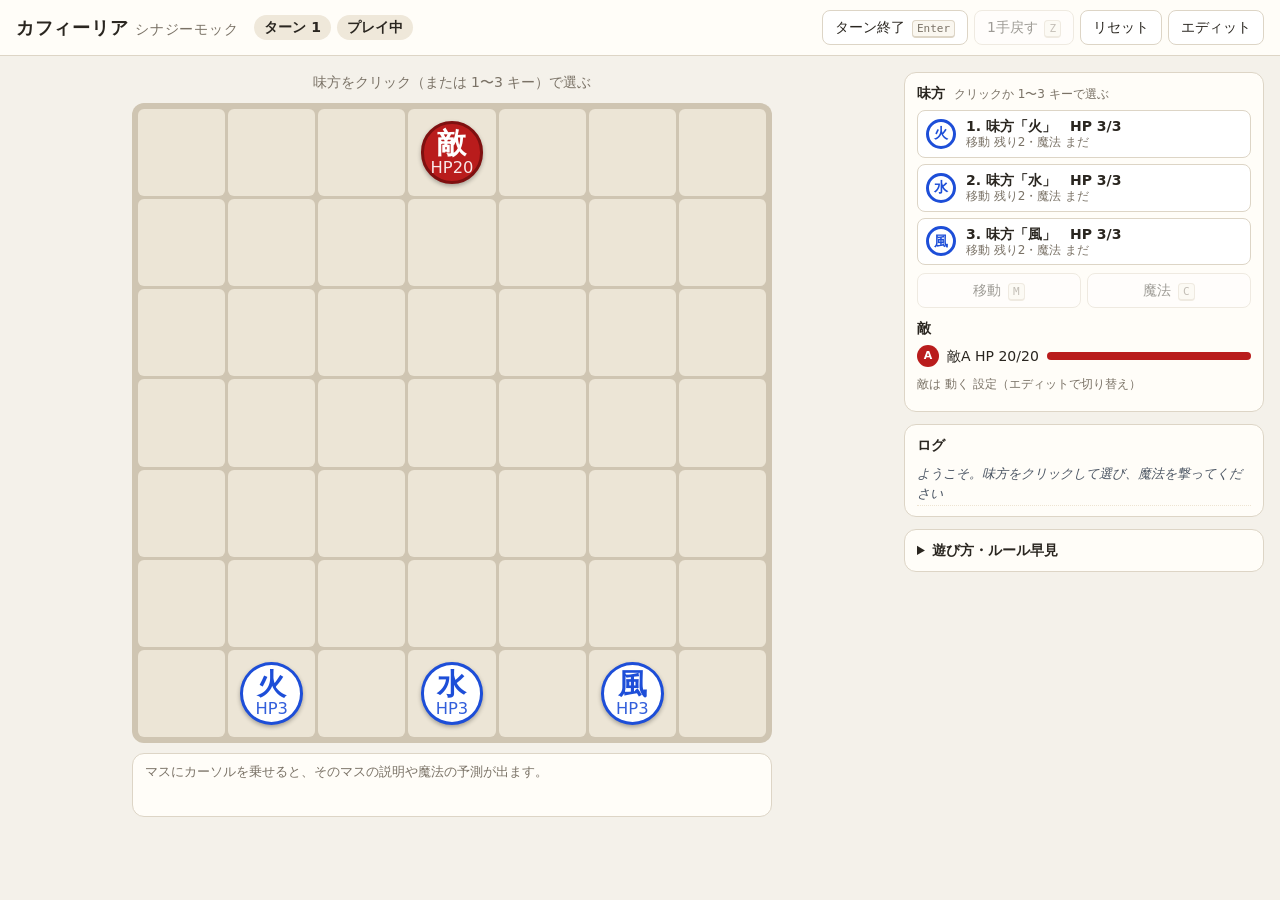
<file: v1/index.html>
<!doctype html>
<html lang="ja">
<head>
  <meta charset="utf-8">
  <meta name="viewport" content="width=device-width, initial-scale=1">
  <title>カフィーリア シナジーモック</title>
  <link rel="stylesheet" href="style.css">
</head>
<body>
  <header class="topbar">
    <h1>カフィーリア <span>シナジーモック</span></h1>
    <div class="status">
      <span id="turnLabel" class="pill">ターン 1</span>
      <span id="modeLabel" class="pill mode">プレイ中</span>
    </div>
    <div class="buttons">
      <button id="btnEndTurn" type="button">ターン終了 <kbd>Enter</kbd></button>
      <button id="btnUndo" type="button">1手戻す <kbd>Z</kbd></button>
      <button id="btnReset" type="button">リセット</button>
      <button id="btnEdit" type="button">エディット</button>
    </div>
  </header>

  <main class="layout">
    <section class="board-area">
      <div id="hint" class="hint" aria-live="polite"></div>
      <div id="boardWrap" class="board-wrap">
        <div id="board" class="board" role="grid" aria-label="盤面"></div>
        <div id="dirPicker" class="dir-picker" hidden>
          <button type="button" data-dir="up" title="上">↑</button>
          <button type="button" data-dir="right" title="右">→</button>
          <button type="button" data-dir="down" title="下">↓</button>
          <button type="button" data-dir="left" title="左">←</button>
        </div>
        <div id="banner" class="banner" aria-live="assertive"></div>
      </div>
      <div id="preview" class="preview-box"></div>
    </section>

    <aside class="side">
      <div id="playPanel" class="panel">
        <h2>味方 <small>クリックか 1〜3 キーで選ぶ</small></h2>
        <div id="roster" class="roster"></div>
        <div class="mode-buttons">
          <button id="btnModeMove" type="button">移動 <kbd>M</kbd></button>
          <button id="btnModeCast" type="button">魔法 <kbd>C</kbd></button>
        </div>
        <h2>敵</h2>
        <div id="enemyList" class="enemy-list"></div>
      </div>

      <div id="editPanel" class="panel edit-panel" hidden>
        <h2>エディット</h2>
        <div class="edit-group">
          <h3>地形を塗る <small>ドラッグで続けて塗れる</small></h3>
          <div id="tilePalette" class="palette"></div>
        </div>
        <div class="edit-group">
          <h3>ユニット</h3>
          <div id="unitTools" class="palette unit-tools"></div>
        </div>
        <div class="edit-group">
          <h3>味方の魔法</h3>
          <div id="allyMagic" class="ally-magic"></div>
        </div>
        <div class="edit-group row">
          <label class="toggle"><input id="enemyMoves" type="checkbox" checked> 敵が動く</label>
        </div>
        <div class="edit-group row">
          <label>盤面サイズ <input id="boardSize" type="number" min="5" max="11" step="1" value="7"></label>
          <button id="btnResize" type="button">変更</button>
          <button id="btnClearTiles" type="button">地形を全部空きに</button>
        </div>
        <p class="note">エディットを抜けたときの配置が「リセット」の戻り先になります（HP は満タンに戻ります）。</p>
        <button id="btnEditDone" type="button" class="primary">エディット終了</button>
      </div>

      <div class="panel log-panel">
        <h2>ログ</h2>
        <ol id="log" class="log"></ol>
      </div>

      <details class="panel help">
        <summary>遊び方・ルール早見</summary>
        <ol class="howto">
          <li>味方をクリックで選ぶ → 緑のマスをクリックで移動（最大2マス・省略可）</li>
          <li>魔法を撃つマスをクリック（射程なし）。風と「山に水」は向きを選ぶ（矢印ボタン／矢印キー）</li>
          <li>3人とも撃つと自動でターン終了。敵が動き、炎や渦巻きが働く</li>
        </ol>
        <p>マスにカーソルを乗せると何が起きるか予測が出ます。薄く光るマス＝変化が起きる、強く光るマス＝<b>決め手</b>。</p>
        <table class="synergy">
          <thead><tr><th>マス＼撃つ</th><th>水</th><th>土</th><th>火</th><th>風</th></tr></thead>
          <tbody>
            <tr><th>空き</th><td>川</td><td>山</td><td>小さな炎</td><td>押す</td></tr>
            <tr><th>森</th><td>—</td><td>—</td><td>炎</td><td>—</td></tr>
            <tr><th>山</th><td>川が流れる</td><td>—</td><td>マグマ</td><td>—</td></tr>
            <tr><th>川</th><td>—</td><td>泥沼</td><td>—</td><td>渦巻き</td></tr>
            <tr><th>炎・小さな炎</th><td>消火</td><td>—</td><td>—</td><td class="fin">燃え広がり</td></tr>
            <tr><th>マグマ</th><td class="fin">水蒸気爆発</td><td>—</td><td>—</td><td>—</td></tr>
            <tr><th>渦巻き</th><td>—</td><td>—</td><td class="fin">センタクキ</td><td>—</td></tr>
          </tbody>
        </table>
        <p class="note">草は空きマスに森を作るだけ。どの魔法も、撃ったマスのユニットに直撃ダメージ（敵・味方とも）。</p>
        <p class="note">キー: <kbd>1</kbd>〜<kbd>3</kbd> 味方選択 / <kbd>M</kbd> 移動 / <kbd>C</kbd> 魔法 / 矢印 向き / <kbd>Esc</kbd> やめる / <kbd>Enter</kbd> ターン終了 / <kbd>Z</kbd> 1手戻す / <kbd>E</kbd> エディット</p>
      </details>
    </aside>
  </main>

  <script src="balance.js"></script>
  <script src="rules.js"></script>
  <script src="ui.js"></script>
</body>
</html>
</file>
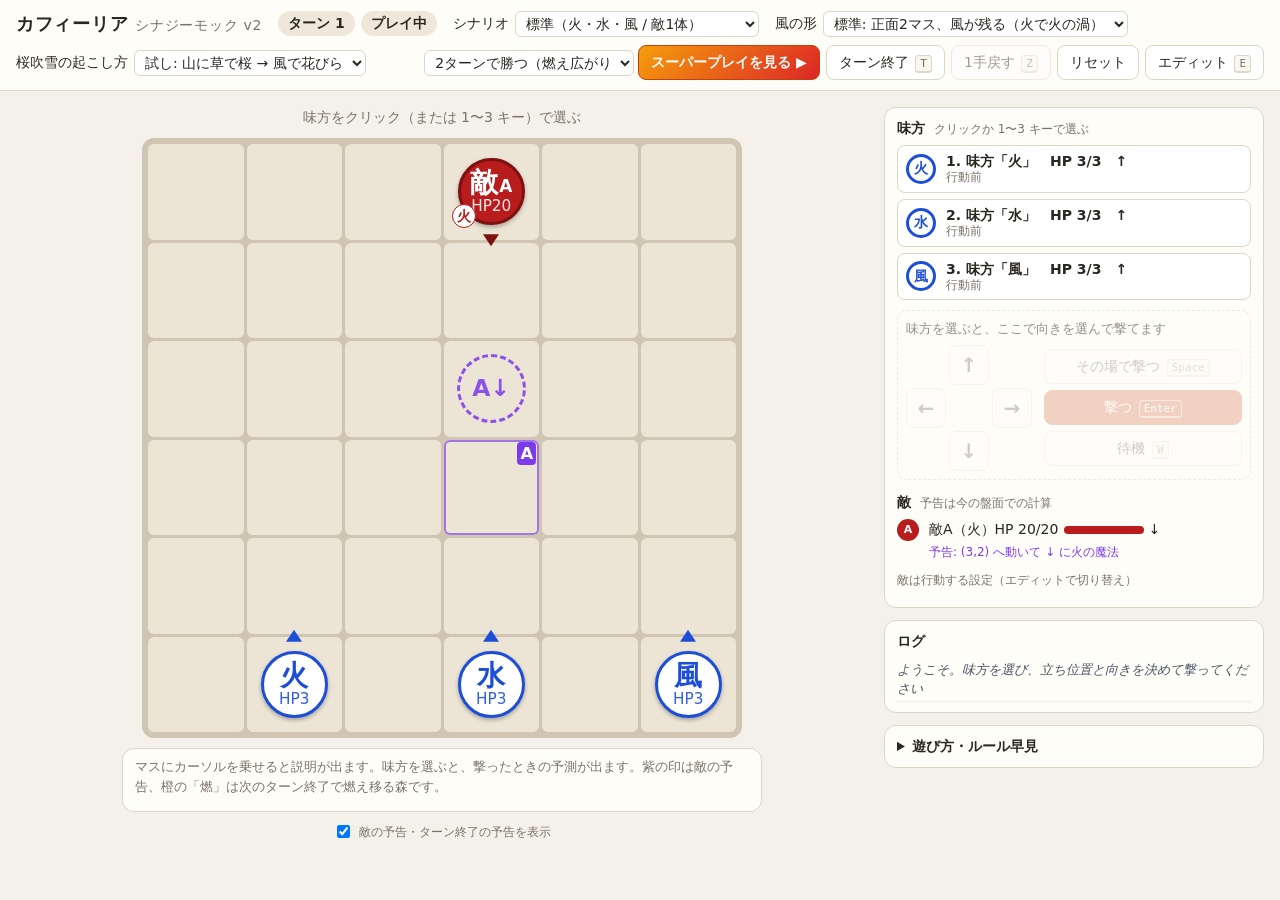
<file: v2/index.html>
<!doctype html>
<html lang="ja">
<head>
  <meta charset="utf-8">
  <meta name="viewport" content="width=device-width, initial-scale=1">
  <title>カフィーリア シナジーモック v2</title>
  <link rel="stylesheet" href="style.css">
</head>
<body>
  <header class="topbar">
    <h1>カフィーリア <span>シナジーモック v2</span></h1>
    <div class="status">
      <span id="turnLabel" class="pill">ターン 1</span>
      <span id="modeLabel" class="pill mode">プレイ中</span>
    </div>
    <label class="scenario">シナリオ
      <select id="scenarioSelect"></select>
    </label>
    <label class="scenario">風の形
      <select id="windModeSelect">
        <option value="line">元: 正面4マスを吹き抜ける</option>
        <option value="breeze">標準: 正面2マス、風が残る（火で火の渦）</option>
      </select>
    </label>
    <label class="scenario">桜吹雪の起こし方
      <select id="sakuraSelect">
        <option value="grass">試し: 山に草で桜 → 風で花びら</option>
        <option value="fire">元: 山に火で火山 → 風で火の粉</option>
      </select>
    </label>
    <label class="scenario" hidden>竜巻の作り方
      <select id="recipeSelect">
        <option value="off">なし（竜巻は起きない）</option>
        <option value="windWater">新: 風→水で竜巻、火でセンタクキ</option>
        <option value="windWind">元: 風→風で竜巻、火で火炎竜巻、水でセンタクキ</option>
        <option value="senpu">試し: 旋風がつむじ風を巻く→水で竜巻、火でセンタクキ</option>
      </select>
    </label>
    <div class="buttons">
      <span class="demo-pick"><select id="demoSelect" aria-label="見るスーパープレイ"></select><button id="btnDemo" type="button" class="demo">スーパープレイを見る ▶</button></span>
      <button id="btnEndTurn" type="button">ターン終了 <kbd>T</kbd></button>
      <button id="btnUndo" type="button">1手戻す <kbd>Z</kbd></button>
      <button id="btnReset" type="button">リセット</button>
      <button id="btnEdit" type="button">エディット <kbd>E</kbd></button>
    </div>
  </header>

  <main class="layout">
    <section class="board-area">
      <div id="hint" class="hint" aria-live="polite"></div>
      <div id="boardWrap" class="board-wrap">
        <div id="board" class="board" role="grid" aria-label="盤面"></div>
        <div id="fx" class="fx-layer"></div>
        <div id="banner" class="banner" aria-live="assertive"></div>
      </div>
      <div id="preview" class="preview-box"></div>
      <label class="toggle small"><input id="showForecast" type="checkbox" checked> 敵の予告・ターン終了の予告を表示</label>
    </section>

    <aside class="side">
      <div id="playPanel" class="panel">
        <h2>味方 <small>クリックか 1〜3 キーで選ぶ</small></h2>
        <div id="roster" class="roster"></div>

        <div id="actPanel" class="act-panel">
          <div id="actInfo" class="act-info"></div>
          <div class="act-grid">
            <div class="dirpad" role="group" aria-label="向き">
              <button type="button" class="dir" data-dir="up" title="上を向く（↑）">↑</button>
              <button type="button" class="dir" data-dir="left" title="左を向く（←）">←</button>
              <span class="dir-center" id="dirCenter"></span>
              <button type="button" class="dir" data-dir="right" title="右を向く（→）">→</button>
              <button type="button" class="dir" data-dir="down" title="下を向く（↓）">↓</button>
            </div>
            <div class="act-buttons">
              <button id="btnStay" type="button">その場で撃つ <kbd>Space</kbd></button>
              <button id="btnShoot" type="button" class="primary">撃つ <kbd>Enter</kbd></button>
              <button id="btnWait" type="button">待機 <kbd>W</kbd></button>
            </div>
          </div>
        </div>

        <h2>敵 <small>予告は今の盤面での計算</small></h2>
        <div id="enemyList" class="enemy-list"></div>
      </div>

      <div id="editPanel" class="panel edit-panel" hidden>
        <h2>エディット</h2>
        <div class="edit-group">
          <h3>地形を塗る <small>ドラッグで続けて塗れる</small></h3>
          <div id="tilePalette" class="palette"></div>
        </div>
        <div class="edit-group">
          <h3>ユニット</h3>
          <div id="unitTools" class="palette unit-tools"></div>
        </div>
        <div class="edit-group">
          <h3>ユニットの魔法と向き</h3>
          <div id="unitList" class="unit-list"></div>
        </div>
        <div class="edit-group row">
          <label class="toggle"><input id="enemyActs" type="checkbox" checked> 敵が行動する</label>
        </div>
        <div class="edit-group row">
          <label>盤面サイズ <input id="boardSize" type="number" min="5" max="9" step="1" value="6"></label>
          <button id="btnResize" type="button">変更</button>
          <button id="btnClearTiles" type="button">地形を全部空きに</button>
        </div>
        <div class="edit-group">
          <h3>保存と読み込み</h3>
          <div class="row">
            <input id="saveName" type="text" placeholder="配置の名前" maxlength="40">
            <button id="btnSave" type="button">保存</button>
          </div>
          <div class="row">
            <select id="savedList"></select>
            <button id="btnLoadSaved" type="button">読み込む</button>
            <button id="btnDeleteSaved" type="button">削除</button>
          </div>
          <p id="storeNote" class="note"></p>
          <details>
            <summary>JSON の書き出し・読み込み</summary>
            <textarea id="jsonBox" rows="4" spellcheck="false" placeholder="ここに JSON を貼り付けて「JSON を読み込む」"></textarea>
            <div class="row">
              <button id="btnExport" type="button">JSON を書き出す</button>
              <button id="btnDownload" type="button">ファイルに保存</button>
              <button id="btnImport" type="button">JSON を読み込む</button>
              <label class="file-label">ファイルから <input id="fileInput" type="file" accept=".json,application/json"></label>
            </div>
          </details>
        </div>
        <p class="note">エディットを抜けたときの配置が「リセット」の戻り先になります（HP は満タン、ターン1 に戻ります）。</p>
        <button id="btnEditDone" type="button" class="primary">エディット終了</button>
      </div>

      <div class="panel log-panel">
        <h2>ログ</h2>
        <ol id="log" class="log"></ol>
      </div>

      <details class="panel help">
        <summary>遊び方・ルール早見</summary>
        <ol class="howto">
          <li>味方を選ぶ → 緑のマスをクリックで移動先を決める（最大2マス。動かないなら「その場で撃つ」）</li>
          <li>向きを選ぶ（矢印キーか向きボタン）。盤面に結果の予測が出る</li>
          <li>「撃つ」（Enter）で確定。撃ったらその味方の手番は終わり。撃たずに終えるなら「待機」</li>
        </ol>
        <p>魔法の着弾点は選べません。立ち位置と向きで決まります。緑のマスの ◆ ＝ そこから撃つと決め手が起きる、・ ＝ 変化が起きる。</p>
        <table class="synergy">
          <thead><tr><th>魔法</th><th>進み方</th><th>形・効果</th></tr></thead>
          <tbody>
            <tr><th>草</th><td>置く</td><td>2マス先＋3マス先の横3つ。空き→森。<span class="newtag">試し</span> 山に植えると<b>桜</b>が咲く（山1つからでも咲く）。桜に風で<b class="fin">桜吹雪</b></td></tr>
            <tr><th>土</th><td>置く</td><td>2〜3マス先の左寄り3つ。空き→山、川・水たまり→泥沼</td></tr>
            <tr><th>火</th><td>点ける</td><td>正面1マス。空き→小さな炎、森→炎。<span class="newtag">新案</span> <b>山に点くと、つながった山ごと火山</b>になる（<span class="newtag">試し</span> 溶岩はあふれない。桜吹雪の起こし方が元のときは、火山に風で<b class="fin">桜吹雪</b>）。水たまり→<b>蜃気楼</b>（中にいる者は敵から見つからない）</td></tr>
            <tr><th>水</th><td>流れる</td><td>正面に小さな池（2マス）。炎を消す。<span class="newtag">新案</span> 山に当たると山を下って<b>盤の端まで川</b>になる（源流）</td></tr>
            <tr><th>風</th><td>吹き抜ける</td><td>正面2マス。ユニットを1マス運ぶ。山の陰には届かない。<b class="fin">炎に当たると燃え広がり</b>。通り道の空きに<b>風</b>が残る（ターン終了で消える）。風が吹いている所に火を入れると<b class="fin">火の渦</b>（火が風を強くして2×2の渦に。火を入れた人から見て奥・右へ広がる）。火の渦に水で<b class="fin">センタクキ</b>。<span class="newtag">新案</span> 川の水を運んで<b>水たまり</b>にする。<b class="fin">桜に当たると桜吹雪</b>。</td></tr>
            <tr><th>風（元: 4マス）</th><td>吹き抜ける</td><td>「風の形」を元にしたとき: 正面へ最大4マス吹き抜け、風は残らない（火の渦は起きない）</td></tr>
            <tr><th>闇 <span class="newtag">試し</span></th><td>吸う</td><td>正面1マス。撃つと、まわり2マス以内の者をそのマスの方へ1マス<b>引き寄せる</b>（ダメージなし。自然は動かさない）。ユニットは直撃。<b>森</b>なら、つながった森がまとめて<b>死の森</b>。死の森に火で、その1マスが<b class="fin">オバケヤシキ</b>（仮: まわりを引き寄せて、中と隣の全員にダメージ）</td></tr>
            <tr hidden><th>旋風 <span class="newtag">試し</span></th><td>巻く</td><td>風の強化系。正面の2×2に<b>つむじ風</b>を巻く（ユニットがいるマスは直撃だけ）。「竜巻の作り方」が旋風のとき: つむじ風に水を流すと、つながったつむじ風がまるごと<b>竜巻</b>に。竜巻に火で<b class="fin">センタクキ</b>。このとき風はつむじ風を残さない。<span class="newtag">試し</span> つむじ風に火を入れると<b class="fin">火の渦</b>（つながったつむじ風がまるごと炎に。火が先で風が後なら燃え広がり）</td></tr>
            <tr><th>氷 <span class="newtag">新案</span></th><td>凍らせる</td><td>正面へ2マス、最初に当たったものに作用。<b class="fin">水（川・水たまり）なら、つながった水がまとめて凍る（凍結）</b>。凍った川は歩いて渡れる。炎は消える。ユニットは足が凍りつく（次の移動が1回できない）</td></tr>
            <tr><th>雷 <span class="newtag">新案</span></th><td>走る</td><td>ジグザグに走り、<b>最初に当たった高いもの（森・山・ユニット）か水に落ちる</b>。森なら燃える。<b class="fin">水なら、つながった水全体に走って感電</b></td></tr>
          </tbody>
        </table>
        <p class="note">決め手（燃え広がり・感電・火の渦・桜吹雪・センタクキ・オバケヤシキ）の威力はどれも20で、敵を1発で倒せる。材料の大きさで変わるのは範囲だけ。</p>
        <p class="note">形のマスにいるユニットには直撃（敵・味方の区別なし）。1発で同じユニットに当たるダメージは1回だけ（大きい方）。</p>
        <p class="note"><span class="newtag">新案</span> が付いているものは、まだ試している新しい案です（ログにも【新案】と出ます）。水蒸気爆発は保留中です。</p>
        <p class="note"><span class="newtag">新案</span> 小さなシナジー: 氷の上は滑る（風で押されると、氷が途切れるまで滑る）／水辺の森はよく育つ（水に接して植えると、水に沿って広がる）／土をかぶせて火を消す（炎に土で山）／風で蜃気楼が晴れる／燃え広がりは氷を溶かす。</p>
        <p class="note">キー: <kbd>1</kbd>〜<kbd>3</kbd> 味方 / 矢印 向き / <kbd>Enter</kbd> 撃つ / <kbd>Space</kbd> その場で / <kbd>W</kbd> 待機 / <kbd>Esc</kbd> 取り消し / <kbd>T</kbd> ターン終了 / <kbd>Z</kbd> 1手戻す / <kbd>E</kbd> エディット</p>
      </details>
    </aside>
  </main>

  <script src="balance.js"></script>
  <script src="rules.js"></script>
  <script src="demos.js"></script>
  <script src="ui.js"></script>
</body>
</html>
</file>
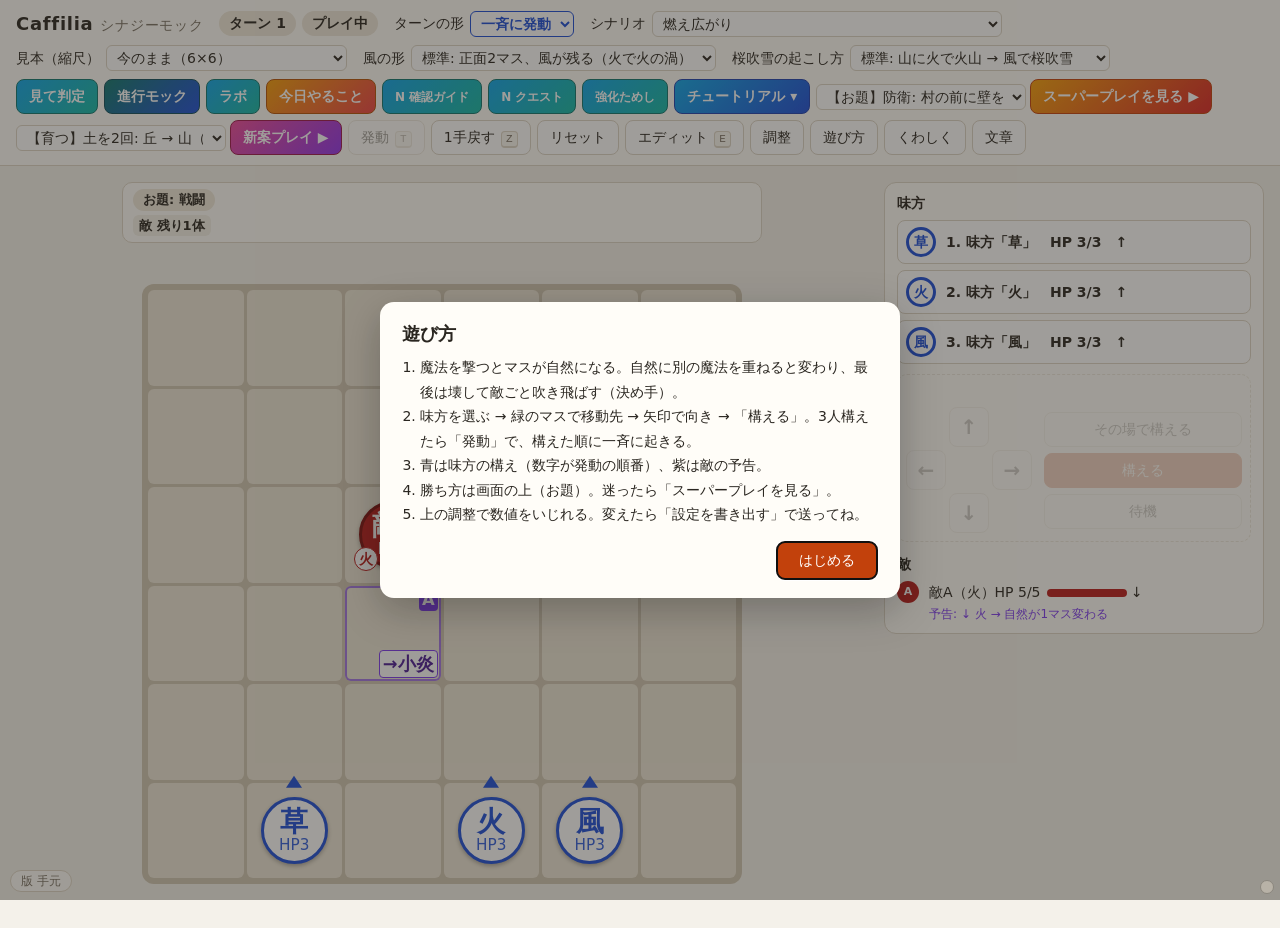
<file: archive/開発モード_20261030/index.html>
<!doctype html>
<html lang="ja">
<head>
  <meta charset="utf-8">
  <meta name="viewport" content="width=device-width, initial-scale=1">
  <title>Caffilia シナジーモック</title>
  <link rel="stylesheet" href="style.css">
  <link rel="stylesheet" href="review.css">
</head>
<body>
  <!-- 展示モードと開発モード（#dev）。ほかより先に決めて、<html> に印を付ける -->
  <script>window.CAFILIA_DEV = true;   // アーカイブの写し: ダブルクリックで開発モードが開く</script>
  <script src="mode.js"></script>
  <header class="topbar">
    <h1>Caffilia <span>シナジーモック</span></h1>
    <div class="status">
      <span id="turnLabel" class="pill">ターン 1</span>
      <span id="modeLabel" class="pill mode">プレイ中</span>
    </div>
    <label class="scenario turnmode"><span id="turnModeLabel">ターンの形</span>
      <select id="turnModeSelect" aria-label="ターンの形"></select>
    </label>
    <label class="scenario">シナリオ
      <select id="scenarioSelect"></select>
    </label>
    <label class="scenario">見本（縮尺）
      <select id="worldSelect" aria-label="縮尺の見本"></select>
    </label>
    <label class="scenario">風の形
      <select id="windModeSelect">
        <option value="line">元: 正面4マスを吹き抜ける</option>
        <option value="breeze">標準: 正面2マス、風が残る（火で火の渦）</option>
      </select>
    </label>
    <label class="scenario">桜吹雪の起こし方
      <select id="sakuraSelect">
        <option value="fire">標準: 山に火で火山 → 風で桜吹雪</option>
        <option value="grass">元の試し: 山に草で桜 → 風で桜吹雪</option>
      </select>
    </label>
    <label class="scenario" hidden>竜巻の作り方
      <select id="recipeSelect">
        <option value="off">なし（竜巻は起きない）</option>
        <option value="windWater">新: 風→水で竜巻、火でセンタクキ</option>
        <option value="windWind">元: 風→風で竜巻、火で火炎竜巻、水でセンタクキ</option>
        <option value="senpu">試し: 旋風がつむじ風を巻く→水で竜巻、火でセンタクキ</option>
      </select>
    </label>
    <div class="buttons">
      <button id="btnRun" type="button" class="run-open">進行モック</button>
      <button id="btnLab" type="button" class="lab" aria-expanded="false" aria-controls="labPanel">ラボ</button>
      <span class="tut-pick">
        <button id="btnTutorial" type="button" class="tutorial" aria-haspopup="true" aria-expanded="false" aria-controls="tutorialMenu">チュートリアル ▾</button>
        <span id="tutorialMenu" class="tut-menu" role="menu" hidden></span>
      </span>
      <span class="demo-pick"><select id="demoSelect" aria-label="見るスーパープレイ"></select><button id="btnDemo" type="button" class="demo">スーパープレイを見る ▶</button></span>
      <span class="demo-pick" id="checkPick" hidden><select id="checkSelect" aria-label="見る新案プレイ"></select><button id="btnCheck" type="button" class="check">新案プレイ ▶</button></span>
      <button id="btnEndTurn" type="button">ターン終了 <kbd>T</kbd></button>
      <button id="btnUndo" type="button">1手戻す <kbd>Z</kbd></button>
      <button id="btnReset" type="button">リセット</button>
      <button id="btnEdit" type="button">エディット <kbd>E</kbd></button>
      <button id="btnTune" type="button" aria-expanded="false" aria-controls="tunePanel">調整</button>
      <button id="btnHowto" type="button">遊び方</button>
      <button id="btnMore" type="button" aria-pressed="false" title="説明・補足・ログを出す／隠す（隠しているだけで、消してはいない）">くわしく</button>
      <button id="btnTexts" type="button" aria-expanded="false" aria-controls="textsPanel">文章</button>
      <span id="textsUnsaved" class="pill unsaved" hidden>未保存</span>
    </div>
  </header>
  <div id="tuneBar" class="tune-bar" hidden></div>
  <div id="labBar" class="lab-bar" hidden></div>

  <main class="layout">
    <section class="board-area">
      <div id="runBar" class="run-bar" hidden></div>
      <!-- 展示ステージ③: 魔法の出し方（ターンの終わりに1段ずつ／つながる／撃った瞬間）。中身は ui.js が作る -->
      <div id="exBar" class="ex-bar" hidden></div>
      <div id="missionBar" class="mission-bar" aria-live="polite"></div>
      <div id="checkCaption" class="check-caption" aria-live="polite" hidden></div>
      <div id="stageHint" class="stage-hint" aria-live="polite" hidden></div>
      <div id="hint" class="hint" aria-live="polite"></div>
      <button id="btnRetry" type="button" class="primary retry" hidden>やり直す</button>
      <!-- ステージ②: 村への道をふさぎきったら、押してクリア（C キー） -->
      <button id="btnSealWin" type="button" class="primary retry" hidden>クリアする <kbd>C</kbd></button>
      <div id="boardWrap" class="board-wrap">
        <div id="board" class="board" role="grid" aria-label="盤面"></div>
        <div id="fx" class="fx-layer"></div>
        <div id="banner" class="banner" aria-live="assertive"></div>
      </div>
      <div id="preview" class="preview-box"></div>
      <label class="toggle small x-more"><input id="showForecast" type="checkbox" checked> 敵の予告・ターン終了の予告を表示</label>
    </section>

    <aside class="side">
      <div id="playPanel" class="panel">
        <h2>味方 <small class="x-more">クリックか 1〜3 キーで選ぶ</small></h2>
        <div id="roster" class="roster"></div>
        <div id="orderPanel" class="order-panel" hidden></div>

        <div id="actPanel" class="act-panel">
          <div id="actInfo" class="act-info"></div>
          <div class="act-grid">
            <div class="dirpad" role="group" aria-label="向き">
              <button type="button" class="dir" data-dir="up" title="上を向く（↑）">↑</button>
              <button type="button" class="dir" data-dir="left" title="左を向く（←）">←</button>
              <span class="dir-center" id="dirCenter"></span>
              <button type="button" class="dir" data-dir="right" title="右を向く（→）">→</button>
              <button type="button" class="dir" data-dir="down" title="下を向く（↓）">↓</button>
            </div>
            <div class="act-buttons">
              <button id="btnStay" type="button">その場で撃つ <kbd>Space</kbd></button>
              <button id="btnShoot" type="button" class="primary">撃つ <kbd>Enter</kbd></button>
              <button id="btnWait" type="button">待機 <kbd>W</kbd></button>
              <button id="btnSwap" type="button" hidden>持ち替え <kbd>Q</kbd></button>
            </div>
          </div>
        </div>

        <h2>敵 <small class="x-more">予告は今の盤面での計算</small></h2>
        <div id="enemyList" class="enemy-list"></div>
      </div>

      <div id="editPanel" class="panel edit-panel" hidden>
        <h2>エディット <small>ステージを作って、すぐ遊んで確かめる</small></h2>
        <button id="btnTestPlay" type="button" class="primary test-play">▶ テストプレイ <kbd>E</kbd></button>
        <p class="note">テストプレイから E（「✎ エディットに戻る」）で、作っていた盤面のまま戻ります。</p>
        <!-- ユニット（オーナー 10/30）: 置くものを選んでマスをクリック。駒をクリックすると、その1体の設定だけが下に出る -->
        <div class="edit-group edit-units">
          <h3>ユニット <small>駒をクリックで設定、ドラッグで移動</small></h3>
          <div id="unitTools" class="unit-tools"></div>
          <div id="unitList" class="unit-list"></div>
        </div>
        <div class="edit-group">
          <h3>勝ち方</h3>
          <div class="row">
            <select id="winSelect" aria-label="勝ち方"></select>
            <label id="winTurnsLabel">ターン <input id="winTurns" type="number" min="1" max="30" step="1" value="5"></label>
          </div>
          <p id="winNote" class="note"></p>
        </div>
        <div class="edit-group">
          <h3>置きもの <small>クリックで置く（ゴール・帰り口はもう一度で外す）</small></h3>
          <div id="missionTools" class="palette unit-tools"></div>
        </div>
        <div class="edit-group">
          <h3>地形を塗る <small>ドラッグで続けて塗れる。山の頂上と斜面は自動で決まる</small></h3>
          <div id="tilePalette" class="palette"></div>
        </div>
        <div class="edit-group row">
          <label class="toggle check-only" title="ふつうは敵が動く。確かめたいときだけ、敵が動かない版を作れる（ステージと一緒に保存される）"><input id="enemyStill" type="checkbox"> 確認用: 敵を動かさない</label>
        </div>
        <div class="edit-group row">
          <label>盤面 横 <input id="boardW" type="number" min="5" max="12" step="1" value="6"></label>
          <label>× 縦 <input id="boardH" type="number" min="5" max="12" step="1" value="6"></label>
          <button id="btnResize" type="button">変更</button>
          <button id="btnClearTiles" type="button">地形を全部空きに</button>
        </div>
        <!-- ステージ（IMPROVE_v3 段0）: 保存ボタンはない。直すたびに、このブラウザの「自分のステージ」に自動で残る。
             一覧・読み込む・削除・新しいステージは、開発の最初の画面ができたらそちらへ移す。ファイルの2つは段4（共有）でなくす -->
        <div class="edit-group">
          <h3>ステージ <small>直すたびに自動で残る</small></h3>
          <div class="row">
            <label>名前 <input id="saveName" type="text" placeholder="ステージの名前" maxlength="40"></label>
          </div>
          <div class="row">
            <select id="savedList" aria-label="読み込むステージ"></select>
            <button id="btnLoadSaved" type="button">読み込む</button>
            <button id="btnDeleteSaved" type="button">削除</button>
          </div>
          <div class="row">
            <button id="btnNewStage" type="button">新しいステージ</button>
            <button id="btnDownload" type="button">ファイルに書き出す</button>
            <label class="file-label">ファイルを読み込む <input id="fileInput" type="file" accept=".json,application/json"></label>
          </div>
          <p id="storeNote" class="note"></p>
        </div>
        <div class="edit-group stage-texts">
          <h3>会話の窓の文 <small>1行が1つの文。「［一斉だけ］」「［1人ずつだけ］」で始めると、その形のときだけ。「話す人「文」」で話す人</small></h3>
          <label>開始 <textarea id="txStart" rows="2" spellcheck="false"></textarea></label>
          <label>クリア <textarea id="txWin" rows="2" spellcheck="false"></textarea></label>
          <label>負け <textarea id="txLose" rows="2" spellcheck="false"></textarea></label>
          <label>やり直しのヒント（一斉） <input id="txHintSimul" type="text"></label>
          <label>やり直しのヒント（1人ずつ） <input id="txHintSingle" type="text"></label>
        </div>
        <p class="note">テストプレイを始めたときの盤面が「リセット」の戻り先になります（HP は満タン、ターン1 に戻ります）。</p>
        <button id="btnEditDone" type="button" class="primary">▶ テストプレイ <kbd>E</kbd></button>
      </div>

      <div class="panel log-panel x-more">
        <h2>ログ</h2>
        <ol id="log" class="log"></ol>
      </div>

      <details class="panel help x-more">
        <summary>遊び方・ルール早見</summary>
        <ol class="howto">
          <li>味方を選ぶ → 緑のマスをクリックで移動先を決める（最大2マス。動かないなら「その場で撃つ」）</li>
          <li>向きを選ぶ（矢印キーか向きボタン）。盤面に結果の予測が出る</li>
          <li>「撃つ」（Enter）で確定。撃ったらその味方の手番は終わり。撃たずに終えるなら「待機」</li>
        </ol>
        <p>魔法の着弾点は選べません。立ち位置と向きで決まります。緑のマスの ◆ ＝ そこから撃つと決め手が起きる、・ ＝ 変化が起きる。</p>
        <table class="synergy">
          <thead><tr><th>魔法</th><th>進み方</th><th>形・効果</th></tr></thead>
          <tbody>
            <tr><th>草</th><td>置く</td><td>2マス先＋3マス先の横3つ。空き→森。<span class="newtag">試し</span> 山に植えると<b>桜</b>が咲く（山1つからでも咲く）。桜に風で<b class="fin">桜吹雪</b></td></tr>
            <tr><th>土</th><td>置く</td><td>2〜3マス先の左寄り3つ。空き→山、川・水たまり→泥沼</td></tr>
            <tr><th>火</th><td>点ける</td><td>正面1マス。空き→小さな炎、森→炎。<span class="newtag">新案</span> <b>山に点くと、つながった山ごと火山</b>になる（<span class="newtag">試し</span> 溶岩はあふれない。桜吹雪の起こし方が元のときは、火山に風で<b class="fin">桜吹雪</b>）。水たまり→<b>蜃気楼</b>（中にいる者は敵から見つからない）</td></tr>
            <tr><th>水</th><td>流れる</td><td>正面に小さな池（2マス）。炎を消す。<span class="newtag">新案</span> 山に当たると山を下って<b>盤の端まで川</b>になる（源流）</td></tr>
            <tr><th>風</th><td>吹き抜ける</td><td>正面2マス。ユニットを1マス運ぶ。山の陰には届かない。<b class="fin">炎に当たると燃え広がり</b>。通り道の空きに<b>風</b>が残る（ターン終了で消える）。風が吹いている所に火を入れると<b class="fin">火の渦</b>（火が風を強くして2×2の渦に。火を入れた人から見て奥・右へ広がる）。火の渦に水で<b class="fin">センタクキ</b>。<span class="newtag">新案</span> 川の水を運んで<b>水たまり</b>にする。<b class="fin">桜に当たると桜吹雪</b>。</td></tr>
            <tr><th>風（元: 4マス）</th><td>吹き抜ける</td><td>「風の形」を元にしたとき: 正面へ最大4マス吹き抜け、風は残らない（火の渦は起きない）</td></tr>
            <tr><th>闇 <span class="newtag">試し</span></th><td>吸う</td><td>正面1マス。撃つと、まわり2マス以内の者をそのマスの方へ1マス<b>引き寄せる</b>（ダメージなし。自然は動かさない）。ユニットは直撃。<b>森</b>なら、つながった森がまとめて<b>死の森</b>。死の森に火で、その1マスが<b class="fin">オバケヤシキ</b>（仮: まわりを引き寄せて、中と隣の全員にダメージ）</td></tr>
            <tr hidden><th>旋風 <span class="newtag">試し</span></th><td>巻く</td><td>風の強化系。正面の2×2に<b>つむじ風</b>を巻く（ユニットがいるマスは直撃だけ）。「竜巻の作り方」が旋風のとき: つむじ風に水を流すと、つながったつむじ風がまるごと<b>竜巻</b>に。竜巻に火で<b class="fin">センタクキ</b>。このとき風はつむじ風を残さない。<span class="newtag">試し</span> つむじ風に火を入れると<b class="fin">火の渦</b>（つながったつむじ風がまるごと炎に。火が先で風が後なら燃え広がり）</td></tr>
            <tr><th>氷 <span class="newtag">新案</span></th><td>凍らせる</td><td>正面へ2マス、最初に当たったものに作用。<b class="fin">水（川・水たまり）なら、つながった水がまとめて凍る（凍結）</b>。凍った川は歩いて渡れる。炎は消える。ユニットは足が凍りつく（次の移動が1回できない）</td></tr>
            <tr><th>雷 <span class="newtag">新案</span></th><td>走る</td><td>ジグザグに走り、<b>最初に当たった高いもの（森・山・ユニット）か水に落ちる</b>。森なら燃える。<b class="fin">水なら、つながった水全体に走って感電</b></td></tr>
          </tbody>
        </table>
        <h3>お題</h3>
        <ul class="howto">
          <li><b>戦闘</b>: 敵を全員倒す（今までの遊び方）</li>
          <li><b>防衛</b>: 決まったターンの終わりまで<b>村</b>を守る（敵の全滅でも勝ち）。村は動かず、味方の魔法でも壊れる</li>
          <li><b>護衛</b>: <b>馬車</b>がゴールに入れば勝ち。馬車はターンの終わり（敵の魔法の発動のあと）に、ゴールへの一番短い道を1マス進む。危ない所（炎・小さな炎・泥沼・溶岩・火の渦）とユニットのいるマスは通らない。風で押される。点線が道筋、矢印が次の1マス</li>
          <li><b>奪取</b>: <b>宝</b>のマスで移動を終えると宝を持つ（持っている間は撃てない）。持ったまま<b>帰り口</b>で移動を終えたら勝ち。倒れると宝はそのマスに落ちる</li>
          <li>敵の狙い「<b>的</b>」: 村・馬車・宝を持つ味方に当たる手を一番に選び、当たる手がなければ一番近い的へ向かう</li>
        </ul>
        <p class="note">決め手（燃え広がり・感電・火の渦・桜吹雪・センタクキ・オバケヤシキ）の威力はどれも20で、敵を1発で倒せる。材料の大きさで変わるのは範囲だけ。</p>
        <p class="note">形のマスにいるユニットには直撃（敵・味方の区別なし）。1発で同じユニットに当たるダメージは1回だけ（大きい方）。</p>
        <p class="note"><span class="newtag">新案</span> が付いているものは、まだ試している新しい案です（ログにも【新案】と出ます）。水蒸気爆発は保留中です。</p>
        <p class="note"><span class="newtag">新案</span> 小さなシナジー: 氷の上は滑る（風で押されると、氷が途切れるまで滑る）／水辺の森はよく育つ（水に接して植えると、水に沿って広がる）／土をかぶせて火を消す（炎に土で山）／風で蜃気楼が晴れる／燃え広がりは氷を溶かす。</p>
        <p class="note">キー: <kbd>1</kbd>〜<kbd>3</kbd> 味方 / 矢印 向き / <kbd>Enter</kbd> 撃つ / <kbd>Space</kbd> その場で / <kbd>W</kbd> 待機 / <kbd>Esc</kbd> 取り消し / <kbd>T</kbd> ターン終了 / <kbd>Z</kbd> 1手戻す / <kbd>E</kbd> エディット</p>
      </details>
    </aside>
  </main>

  <aside id="tunePanel" class="tune-panel" hidden aria-label="調整">
    <div class="tune-head">
      <h2>調整 <small>数値をいじって遊べます</small></h2>
      <button id="tuneClose" type="button" class="tune-x" aria-label="閉じる">×</button>
    </div>
    <div class="tune-actions">
      <button id="tuneApply" type="button" class="primary">反映してやり直す</button>
      <button id="tuneResetAll" type="button">全部初期値に戻す</button>
    </div>
    <p id="tuneNote" class="note"></p>
    <div id="tuneList" class="tune-list"></div>
    <div class="tune-share">
      <h3>送る</h3>
      <label class="tune-comment">ひとこと（空でもよい）
        <textarea id="tuneComment" rows="2" maxlength="400" placeholder="例: 炎が強すぎたので弱めた"></textarea>
      </label>
      <div class="row">
        <button id="tuneExport" type="button">設定を書き出す</button>
        <button id="tuneLink" type="button">この設定のリンクをコピー</button>
      </div>
      <textarea id="tuneOut" rows="6" readonly hidden spellcheck="false"></textarea>
      <h3>受け取る</h3>
      <textarea id="tuneIn" rows="3" spellcheck="false" placeholder="書き出したテキストか、設定のリンクをまるごと貼る"></textarea>
      <div class="row">
        <button id="tuneImport" type="button">設定を読み込む</button>
        <button id="tuneSave" type="button" hidden>この設定を保存</button>
      </div>
    </div>
  </aside>

  <aside id="labPanel" class="lab-panel" hidden aria-label="試作ラボ"></aside>

  <div id="howto" class="howto-dialog" hidden role="dialog" aria-modal="true" aria-labelledby="howtoTitle">
    <div class="howto-card">
      <h2 id="howtoTitle"></h2>
      <ol id="howtoList"></ol>
      <button id="howtoClose" type="button" class="primary"></button>
    </div>
  </div>

  <!-- 文章パネル（IMPROVE_simul）: 調整パネルと同じ作りで左から開く。中身は texts_ui.js が作る -->
  <aside id="textsPanel" class="tune-panel texts-panel" hidden aria-label="文章"></aside>
  <!-- 会話の窓（IMPROVE_simul）: 画面の下。押す（クリックかスペース）と次の文へ -->
  <div id="dialog" class="dialog" hidden aria-live="polite"></div>

  <!-- 進行モック（クエスト制とステージ制）: 戦闘以外の画面。中身は progress_ui.js が作る -->
  <div id="runScreen" class="run-screen" hidden></div>
  <div id="runModal" class="run-modal" hidden></div>

  <div id="versionTag" class="version-tag">版 手元</div>
  <!-- 展示モードとの切り替え（mode.js・ui.js。オーナー 10/30）: 右下の小さな点。2秒長押しのときだけ効く。どのモードでも同じ位置・同じ見た目 -->
  <button id="modeSwitch" class="mode-switch" type="button" tabindex="-1" aria-label="モードの切り替え（長押し）"><span class="ms-bar"></span></button>

  <script src="balance.js"></script>
  <script src="lab_cards.js"></script>
  <script src="tune.js"></script>
  <script src="texts.js"></script>
  <script src="texts_io.js"></script>
  <script src="stages_io.js"></script>
  <script src="lab_targets.js"></script>
  <script src="lab_paths.js"></script>
  <script src="lab_power.js"></script>
  <script src="lab_change.js"></script>
  <script src="lab_quest.js"></script>
  <script src="lab_rules.js"></script>
  <script src="lab_scenarios.js"></script>
  <script src="rules.js"></script>
  <script src="demos.js"></script>
  <script src="checks.js"></script>
  <script src="ui.js"></script>
  <script src="tune_ui.js"></script>
  <script src="texts_ui.js"></script>
  <script src="progress_data.js"></script>
  <script src="progress.js"></script>
  <script src="progress_ui.js"></script>
  <script src="lab_ui.js"></script>
  <script src="lab_run.js"></script>
  <script src="lab_target_ui.js"></script>
  <script src="lab_n_guide.js"></script>
  <script src="lab_quest_ui.js"></script>
  <script src="lab_trial_ui.js"></script>
  <script src="today_guide.js"></script>
  <script src="review.js"></script>
</body>
</html>
</file>
<file: v1/style.css>
/* カフィーリア シナジーモック */

:root {
  --bg: #f4f1ea;
  --panel: #fffdf8;
  --ink: #2a2620;
  --muted: #7a7266;
  --line: #ddd5c6;
  --accent: #c2410c;
  --gold: #f5c518;

  --t-empty: #ece5d6;
  --t-forest: #4d8b3f;
  --t-mountain: #8a7a66;
  --t-river: #3a7fc4;
  --t-fire: #e4572e;
  --t-smallfire: #f4a24f;
  --t-magma: #7c1d12;
  --t-mud: #6d5233;
  --t-whirl: #234f8c;

  --ally: #1d4ed8;
  --enemy: #b91c1c;
}

* { box-sizing: border-box; }
html, body { margin: 0; }
body {
  background: var(--bg);
  color: var(--ink);
  font-family: "Hiragino Kaku Gothic ProN", "Yu Gothic UI", "Yu Gothic", Meiryo, system-ui, sans-serif;
  font-size: 14px;
  line-height: 1.5;
}
button {
  font: inherit;
  cursor: pointer;
  border: 1px solid var(--line);
  background: #fff;
  color: var(--ink);
  border-radius: 8px;
  padding: 6px 12px;
}
button:hover:not(:disabled) { border-color: #b9ad97; background: #fffaf0; }
button:disabled { opacity: .45; cursor: default; }
button.active, button.active:hover:not(:disabled) { background: var(--ink); color: #fff; border-color: var(--ink); }
button.primary, button.primary:hover:not(:disabled) { background: var(--accent); border-color: var(--accent); color: #fff; }
kbd {
  font: 11px/1 ui-monospace, Consolas, monospace;
  border: 1px solid var(--line);
  border-bottom-width: 2px;
  border-radius: 4px;
  padding: 1px 4px;
  margin-left: 2px;
  background: #faf7f0;
  color: var(--muted);
}
button.active kbd { background: transparent; color: #eee; border-color: #777; }

/* ---------- 上のバー ---------- */
.topbar {
  display: flex;
  flex-wrap: wrap;
  align-items: center;
  gap: 8px 16px;
  padding: 10px 16px;
  background: var(--panel);
  border-bottom: 1px solid var(--line);
}
.topbar h1 { font-size: 18px; margin: 0; letter-spacing: .04em; }
.topbar h1 span { font-weight: normal; color: var(--muted); font-size: 14px; }
.status { display: flex; gap: 6px; }
.pill {
  padding: 2px 10px;
  border-radius: 999px;
  background: #efe8da;
  font-weight: bold;
}
.pill.mode.edit { background: #fde68a; }
.buttons { display: flex; flex-wrap: wrap; gap: 6px; margin-left: auto; }

/* ---------- レイアウト ---------- */
.layout {
  display: flex;
  gap: 16px;
  padding: 16px;
  align-items: flex-start;
}
.board-area { flex: 1 1 auto; min-width: 0; display: flex; flex-direction: column; align-items: center; gap: 10px; }
.side { flex: 0 0 360px; display: flex; flex-direction: column; gap: 12px; min-width: 0; }
@media (max-width: 960px) {
  .layout { flex-direction: column; align-items: stretch; }
  .side { flex-basis: auto; }
}

.panel {
  background: var(--panel);
  border: 1px solid var(--line);
  border-radius: 12px;
  padding: 10px 12px;
}
.panel h2 { font-size: 14px; margin: 0 0 6px; }
.panel h2 small, .panel h3 small { font-weight: normal; color: var(--muted); font-size: 12px; margin-left: 4px; }
.panel h3 { font-size: 13px; margin: 0 0 4px; }

.hint {
  min-height: 1.5em;
  width: 100%;
  max-width: 640px;
  text-align: center;
  color: var(--muted);
}
.hint.warn { color: var(--accent); font-weight: bold; }
.hint.result { color: var(--ink); font-size: 18px; font-weight: bold; }

/* ---------- 盤面 ---------- */
.board-wrap { position: relative; }
.board {
  --n: 7;
  display: grid;
  grid-template-columns: repeat(var(--n), minmax(0, 1fr));
  grid-template-rows: repeat(var(--n), minmax(0, 1fr));
  gap: 3px;
  padding: 6px;
  width: min(92vw, 640px, calc(100vh - 210px));
  min-width: 300px;
  aspect-ratio: 1 / 1;
  background: #cfc5b2;
  border-radius: 12px;
  user-select: none;
  container-type: inline-size;
  touch-action: manipulation;
}
.cell {
  position: relative;
  border-radius: 6px;
  background: var(--t-empty);
  display: flex;
  align-items: center;
  justify-content: center;
  overflow: visible;
  cursor: pointer;
  font-size: 14px;
  font-size: calc(100cqi / var(--n) * 0.26);
  transition: filter .1s;
}
.cell:hover { filter: brightness(1.06); }
.tile-label {
  position: absolute;
  left: 6%;
  top: 3%;
  font-weight: bold;
  color: rgba(255, 255, 255, .92);
  text-shadow: 0 1px 2px rgba(0, 0, 0, .35);
  pointer-events: none;
}

.t-forest   { background: linear-gradient(160deg, #5b9c4b, var(--t-forest)); }
.t-mountain { background: linear-gradient(160deg, #9c8c76, var(--t-mountain) 60%, #74664f); }
.t-river    { background: repeating-linear-gradient(170deg, #4a8fd3 0 10%, var(--t-river) 10% 20%); }
.t-fire     { background: radial-gradient(circle at 50% 70%, #ffb347, var(--t-fire) 60%, #b8361a); }
.t-smallfire{ background: radial-gradient(circle at 50% 70%, #ffe08a, var(--t-smallfire) 55%, #e7ddc8 100%); }
.t-smallfire .tile-label { color: #7a3a00; text-shadow: none; }
.t-magma    { background: radial-gradient(circle at 45% 55%, #ff7a2f, var(--t-magma) 55%, #3f0d07); }
.t-mud      { background: radial-gradient(circle at 50% 50%, #806240, var(--t-mud) 70%); }
.t-whirl    { background: repeating-conic-gradient(from 0deg, #2e64ad 0 30deg, var(--t-whirl) 30deg 60deg); }

/* ---------- ユニット ---------- */
.unit {
  position: relative;
  width: 72%;
  height: 72%;
  border-radius: 50%;
  display: flex;
  flex-direction: column;
  align-items: center;
  justify-content: center;
  line-height: 1;
  pointer-events: none;
  box-shadow: 0 2px 4px rgba(0, 0, 0, .3);
  z-index: 2;
}
.unit.ally { background: #fff; border: 3px solid var(--ally); color: var(--ally); }
.unit.enemy { background: var(--enemy); border: 3px solid #7f1010; color: #fff; }
.unit .u-name { font-weight: bold; font-size: 1.25em; }
.unit .u-name small { font-size: .6em; margin-left: 1px; }
.unit .u-hp { font-size: .7em; margin-top: 2px; opacity: .9; }
.unit.done { opacity: .6; }
.unit.selected { box-shadow: 0 0 0 3px var(--gold), 0 0 12px 3px rgba(245, 197, 24, .8); animation: pulse 1.2s ease-in-out infinite; }
.unit.inwhirl { outline: 2px dashed #bfdbfe; outline-offset: 2px; }
.unit .u-flag {
  position: absolute;
  right: -12%;
  top: -12%;
  font-size: .55em;
  background: #fde68a;
  color: #5a3d00;
  border-radius: 6px;
  padding: 2px 3px;
}
@keyframes pulse { 50% { transform: scale(1.06); } }

/* ---------- 移動できるマス ---------- */
.cell.reach::after {
  content: "";
  position: absolute;
  inset: 0;
  border-radius: 6px;
  background: rgba(34, 197, 94, .28);
  box-shadow: inset 0 0 0 3px rgba(22, 163, 74, .8);
  pointer-events: none;
}

/* ---------- 光る導き ---------- */
.cell.guide-change { box-shadow: inset 0 0 0 3px rgba(255, 236, 140, .75), 0 0 6px 1px rgba(255, 236, 140, .55); }
.cell.guide-finisher {
  box-shadow: inset 0 0 0 4px var(--gold), 0 0 16px 5px rgba(255, 196, 0, .9);
  animation: glow 1s ease-in-out infinite alternate;
  z-index: 1;
}
@keyframes glow { from { filter: brightness(1); } to { filter: brightness(1.35); } }

/* ---------- プレビュー ---------- */
.cell.pv-range::before {
  content: "";
  position: absolute;
  inset: 0;
  border-radius: 6px;
  background: rgba(239, 68, 68, .38);
  box-shadow: inset 0 0 0 2px rgba(185, 28, 28, .9);
  pointer-events: none;
  z-index: 1;
}
.cell.pv-change { outline: 2px dashed rgba(42, 38, 32, .7); outline-offset: -3px; }
.cell.pv-target { outline: 3px solid #111; outline-offset: -2px; z-index: 3; }
.pv-tile {
  position: absolute;
  right: 3%;
  bottom: 3%;
  font-size: .7em;
  white-space: nowrap;
  font-weight: bold;
  background: rgba(255, 255, 255, .92);
  color: var(--ink);
  border-radius: 4px;
  padding: 1px 3px;
  z-index: 4;
  pointer-events: none;
}
.pv-dmg {
  position: absolute;
  left: 50%;
  top: -8%;
  transform: translateX(-50%);
  font-size: .85em;
  font-weight: bold;
  background: #b91c1c;
  color: #fff;
  border-radius: 6px;
  padding: 1px 4px;
  white-space: nowrap;
  z-index: 5;
  pointer-events: none;
}
.pv-push {
  position: absolute;
  left: 4%;
  bottom: 3%;
  font-size: .75em;
  font-weight: bold;
  color: #fff;
  background: #0f766e;
  border-radius: 4px;
  padding: 1px 3px;
  z-index: 4;
  pointer-events: none;
}

/* ---------- 演出 ---------- */
.cell.flash { animation: flash .9s ease-out; z-index: 3; }
@keyframes flash {
  0% { filter: brightness(2.6) saturate(.4); box-shadow: 0 0 22px 8px #fff3b0; }
  60% { filter: brightness(1.5); box-shadow: 0 0 14px 4px #ffb347; }
  100% { filter: none; box-shadow: none; }
}
.cell.hit .unit { animation: shake .45s; }
@keyframes shake {
  20% { transform: translateX(-10%); }
  40% { transform: translateX(10%); }
  60% { transform: translateX(-6%); }
  80% { transform: translateX(6%); }
}
.banner {
  position: absolute;
  left: 50%;
  top: 45%;
  transform: translate(-50%, -50%);
  font-size: clamp(28px, 7vw, 56px);
  font-weight: 900;
  color: #fff;
  letter-spacing: .08em;
  white-space: nowrap;
  text-shadow: 0 0 8px #ff7a00, 0 0 18px #ff3d00, 0 3px 0 #7a1d00;
  pointer-events: none;
  opacity: 0;
  z-index: 20;
}
.banner.show { animation: banner 1.6s ease-out forwards; }
@keyframes banner {
  0% { opacity: 0; transform: translate(-50%, -50%) scale(.4); }
  15% { opacity: 1; transform: translate(-50%, -50%) scale(1.12); }
  25% { transform: translate(-50%, -50%) scale(1); }
  75% { opacity: 1; }
  100% { opacity: 0; transform: translate(-50%, -60%) scale(1); }
}

/* ---------- 向きの選択 ---------- */
.dir-picker[hidden] { display: none; }
.dir-picker button {
  position: absolute;
  z-index: 15;
  transform: translate(-50%, -50%);
  width: 44px;
  height: 44px;
  padding: 0;
  border-radius: 50%;
  font-size: 22px;
  font-weight: bold;
  background: #fff;
  border: 2px solid var(--ink);
  box-shadow: 0 2px 6px rgba(0, 0, 0, .35);
}
.dir-picker button.active { background: var(--gold); }

/* ---------- 予測・セル情報 ---------- */
.preview-box {
  width: 100%;
  max-width: 640px;
  min-height: 64px;
  background: var(--panel);
  border: 1px solid var(--line);
  border-radius: 12px;
  padding: 8px 12px;
  font-size: 13px;
}
.preview-box .pv-head { font-weight: bold; margin-bottom: 2px; }
.preview-box .pv-line.finisher { color: var(--accent); font-weight: bold; }
.preview-box .pv-line.damage { color: #b91c1c; }
.preview-box .muted { color: var(--muted); }

/* ---------- 味方・敵の一覧 ---------- */
.roster { display: flex; flex-direction: column; gap: 6px; }
.ally-card {
  display: flex;
  align-items: center;
  gap: 10px;
  text-align: left;
  width: 100%;
  padding: 6px 8px;
}
.ally-card.selected { border-color: var(--gold); box-shadow: 0 0 0 2px var(--gold); background: #fffbea; }
.ally-card .dot {
  flex: 0 0 auto;
  width: 30px;
  height: 30px;
  border-radius: 50%;
  border: 3px solid var(--ally);
  color: var(--ally);
  display: flex;
  align-items: center;
  justify-content: center;
  font-weight: bold;
}
.ally-card .info { display: flex; flex-direction: column; line-height: 1.3; }
.ally-card .sub { color: var(--muted); font-size: 12px; }
.ally-card.done .dot { opacity: .5; }
.mode-buttons { display: flex; gap: 6px; margin: 8px 0 10px; }
.mode-buttons button { flex: 1; }
.enemy-list { display: flex; flex-direction: column; gap: 4px; }
.enemy-row { display: flex; gap: 8px; align-items: center; }
.enemy-row .dot {
  width: 22px; height: 22px; border-radius: 50%;
  background: var(--enemy); color: #fff; font-size: 11px; font-weight: bold;
  display: flex; align-items: center; justify-content: center;
}
.hpbar { flex: 1; height: 8px; background: #eee5d5; border-radius: 4px; overflow: hidden; }
.hpbar span { display: block; height: 100%; background: var(--enemy); }
.muted { color: var(--muted); }

/* ---------- エディット ---------- */
.edit-panel { border-color: #f0c040; background: #fffcf0; }
.edit-group { margin-bottom: 10px; }
.edit-group.row { display: flex; flex-wrap: wrap; gap: 8px; align-items: center; }
.palette { display: grid; grid-template-columns: repeat(3, 1fr); gap: 4px; }
.palette button { display: flex; align-items: center; gap: 6px; padding: 4px 6px; font-size: 13px; }
.swatch {
  width: 18px; height: 18px; border-radius: 4px; flex: 0 0 auto;
  display: inline-flex; align-items: center; justify-content: center;
  font-size: 10px; color: #fff; font-weight: bold;
  border: 1px solid rgba(0, 0, 0, .15);
}
.unit-tools { grid-template-columns: repeat(2, 1fr); }
.ally-magic { display: flex; flex-direction: column; gap: 4px; }
.ally-magic label { display: flex; gap: 6px; align-items: center; }
.ally-magic select, #boardSize { font: inherit; padding: 2px 4px; }
#boardSize { width: 4em; }
.toggle { display: flex; gap: 6px; align-items: center; }
.note { color: var(--muted); font-size: 12px; margin: 4px 0 8px; }
.cell.picked { outline: 3px solid var(--gold); outline-offset: -3px; }

/* ---------- ログ ---------- */
.log {
  list-style: none;
  margin: 0;
  padding: 0;
  max-height: 300px;
  overflow-y: auto;
  font-size: 13px;
}
.log li { padding: 2px 0; border-bottom: 1px dotted #eee4d2; }
.log li.turn { color: var(--muted); border-bottom: none; padding-top: 6px; }
.log li.finisher { color: var(--accent); font-weight: bold; }
.log li.damage, .log li.enemyAttack, .log li.burn { color: #9b1c1c; }
.log li.death { font-weight: bold; }
.log li.result { font-weight: bold; font-size: 15px; color: var(--ink); background: #fde68a; padding: 4px 6px; border-radius: 6px; }
.log li.system { color: #4b5563; font-style: italic; }

/* ---------- 早見 ---------- */
.help summary { cursor: pointer; font-weight: bold; }
.howto { padding-left: 20px; margin: 8px 0; }
.synergy { border-collapse: collapse; width: 100%; font-size: 12px; margin: 6px 0; }
.synergy th, .synergy td { border: 1px solid var(--line); padding: 3px 4px; text-align: center; }
.synergy thead th { background: #efe8da; }
.synergy td.fin { background: #fff1d6; color: var(--accent); font-weight: bold; }
</file>
<file: v2/style.css>
/* カフィーリア シナジーモック v2 */

:root {
  --bg: #f4f1ea;
  --panel: #fffdf8;
  --ink: #2a2620;
  --muted: #7a7266;
  --line: #ddd5c6;
  --accent: #c2410c;
  --gold: #f5c518;
  --enemy-fc: #7c3aed;

  --t-empty: #ece5d6;
  --t-forest: #4d8b3f;
  --t-mountain: #8a7a66;
  --t-river: #3a7fc4;
  --t-fire: #e4572e;
  --t-smallfire: #f4a24f;
  --t-volcano: #6b4b3a;
  --t-puddle: #c8e4f5;
  --t-mud: #6d5233;

  --ally: #1d4ed8;
  --enemy: #b91c1c;
}

* { box-sizing: border-box; }
html, body { margin: 0; }
body {
  background: var(--bg);
  color: var(--ink);
  font-family: "Hiragino Kaku Gothic ProN", "Yu Gothic UI", "Yu Gothic", Meiryo, system-ui, sans-serif;
  font-size: 14px;
  line-height: 1.5;
}
button, select, input, textarea { font: inherit; color: var(--ink); }
button {
  cursor: pointer;
  border: 1px solid var(--line);
  background: #fff;
  border-radius: 8px;
  padding: 6px 12px;
}
button:hover:not(:disabled) { border-color: #b9ad97; background: #fffaf0; }
button:disabled { opacity: .45; cursor: default; }
button.active, button.active:hover:not(:disabled) { background: var(--ink); color: #fff; border-color: var(--ink); }
button.primary, button.primary:hover:not(:disabled) { background: var(--accent); border-color: var(--accent); color: #fff; }
select, input[type="text"], input[type="number"], textarea {
  border: 1px solid var(--line);
  border-radius: 6px;
  padding: 3px 6px;
  background: #fff;
}
kbd {
  font: 11px/1 ui-monospace, Consolas, monospace;
  border: 1px solid var(--line);
  border-bottom-width: 2px;
  border-radius: 4px;
  padding: 1px 4px;
  margin-left: 2px;
  background: #faf7f0;
  color: var(--muted);
}
button.active kbd, button.primary kbd { background: transparent; color: #f3f3f3; border-color: rgba(255, 255, 255, .5); }

/* ---------- 上のバー ---------- */
.topbar {
  display: flex;
  flex-wrap: wrap;
  align-items: center;
  gap: 8px 16px;
  padding: 10px 16px;
  background: var(--panel);
  border-bottom: 1px solid var(--line);
}
.topbar h1 { font-size: 18px; margin: 0; letter-spacing: .04em; }
.topbar h1 span { font-weight: normal; color: var(--muted); font-size: 14px; }
.status { display: flex; gap: 6px; }
.pill { padding: 2px 10px; border-radius: 999px; background: #efe8da; font-weight: bold; }
.pill.mode.edit { background: #fde68a; }
.pill.mode.busy { background: #dbeafe; }
.scenario { display: flex; gap: 6px; align-items: center; }
.demo-pick { display: flex; gap: 4px; align-items: center; }
.demo-pick select { max-width: 15em; }
.newtag { display: inline-block; font-size: 11px; font-weight: bold; color: #fff; background: #db2777; border-radius: 4px; padding: 0 4px; margin-left: 4px; vertical-align: middle; }
.buttons { display: flex; flex-wrap: wrap; gap: 6px; margin-left: auto; }
button.demo, button.demo:hover:not(:disabled) { background: linear-gradient(135deg, #f59e0b, #dc2626); border-color: #c2410c; color: #fff; font-weight: bold; }

/* ---------- レイアウト ---------- */
.layout { display: flex; gap: 16px; padding: 16px; align-items: flex-start; }
.board-area { flex: 1 1 auto; min-width: 0; display: flex; flex-direction: column; align-items: center; gap: 10px; }
.side { flex: 0 0 380px; display: flex; flex-direction: column; gap: 12px; min-width: 0; }
@media (max-width: 980px) {
  .layout { flex-direction: column; align-items: stretch; }
  .side { flex-basis: auto; }
}
.panel {
  background: var(--panel);
  border: 1px solid var(--line);
  border-radius: 12px;
  padding: 10px 12px;
}
.panel h2 { font-size: 14px; margin: 0 0 6px; }
.panel h2 small, .panel h3 small { font-weight: normal; color: var(--muted); font-size: 12px; margin-left: 4px; }
.panel h3 { font-size: 13px; margin: 0 0 4px; }
.hint { min-height: 1.5em; width: 100%; max-width: 640px; text-align: center; color: var(--muted); }
.hint.warn { color: var(--accent); font-weight: bold; }
.hint.result { color: var(--ink); font-size: 18px; font-weight: bold; }
.hint.busy { color: #1d4ed8; }
.toggle { display: flex; gap: 6px; align-items: center; }
.toggle.small { font-size: 12px; color: var(--muted); }
.row { display: flex; flex-wrap: wrap; gap: 6px; align-items: center; margin-bottom: 6px; }
.note { color: var(--muted); font-size: 12px; margin: 4px 0 8px; }
.muted { color: var(--muted); }

/* ---------- 盤面 ---------- */
.board-wrap { position: relative; }
.board {
  --n: 6;
  display: grid;
  grid-template-columns: repeat(var(--n), minmax(0, 1fr));
  grid-template-rows: repeat(var(--n), minmax(0, 1fr));
  gap: 3px;
  padding: 6px;
  width: min(92vw, 600px, calc(100vh - 230px));
  min-width: 300px;
  aspect-ratio: 1 / 1;
  background: #cfc5b2;
  border-radius: 12px;
  user-select: none;
  container-type: inline-size;
  touch-action: manipulation;
}
.cell {
  position: relative;
  border-radius: 6px;
  background: var(--t-empty);
  display: flex;
  align-items: center;
  justify-content: center;
  cursor: pointer;
  font-size: 14px;
  font-size: calc(100cqi / var(--n) * 0.24);
}
.cell:hover { filter: brightness(1.06); }
.tile-label {
  position: absolute; left: 6%; top: 3%;
  font-weight: bold;
  color: rgba(255, 255, 255, .92);
  text-shadow: 0 1px 2px rgba(0, 0, 0, .35);
  pointer-events: none;
}
.t-forest    { background: linear-gradient(160deg, #5b9c4b, var(--t-forest)); }
/* 【新案】つながった山は1つの大きな山として描く */
.t-mountain, .t-volcano { background: var(--t-empty); }
.t-mountain .tile-label, .t-volcano .tile-label { z-index: 2; }
.massif { position: absolute; inset: 0; border-radius: 10px; background: linear-gradient(160deg, #a5937a, var(--t-mountain) 60%, #74664f); pointer-events: none; z-index: 0; }
.massif.hot { background: radial-gradient(circle at 50% 40%, #ff8a3d 0 10%, #c2410c 22%, #7a5a45 55%, #5b4232); }
.t-sakura .massif { background: linear-gradient(160deg, #b8a58c, #8a7a66 60%, #74664f); }
.bloom { position: absolute; inset: 8%; border-radius: 50%; background: radial-gradient(circle at 30% 35%, #fbcfe8 0 12%, transparent 13%), radial-gradient(circle at 65% 30%, #f9a8d4 0 14%, transparent 15%), radial-gradient(circle at 50% 65%, #fbcfe8 0 16%, transparent 17%), radial-gradient(circle at 25% 70%, #f472b6 0 9%, transparent 10%), radial-gradient(circle at 75% 68%, #f9a8d4 0 11%, transparent 12%); pointer-events: none; z-index: 1; }
.t-sakura .tile-label { color: #fff; z-index: 2; }
.t-petals { background: radial-gradient(ellipse at 30% 40%, #fbcfe8 0 10%, transparent 11%), radial-gradient(ellipse at 70% 60%, #f9a8d4 0 9%, transparent 10%), radial-gradient(ellipse at 45% 75%, #fbcfe8 0 8%, transparent 9%), #fdf2f8; }
.t-petals .tile-label { color: #be185d; text-shadow: none; }
.massif.j-up { top: -4px; border-top-left-radius: 0; border-top-right-radius: 0; }
.massif.j-down { bottom: -4px; border-bottom-left-radius: 0; border-bottom-right-radius: 0; }
.massif.j-left { left: -4px; border-top-left-radius: 0; border-bottom-left-radius: 0; }
.massif.j-right { right: -4px; border-top-right-radius: 0; border-bottom-right-radius: 0; }
.peak {
  position: absolute;
  left: calc(50% + var(--pdx) * 100%);
  top: calc(50% + var(--pdy) * 100%);
  width: calc(var(--ps) * 100%);
  height: calc(var(--ps) * 82%);
  transform: translate(-50%, -62%);
  clip-path: polygon(50% 0, 100% 100%, 0 100%);
  background: linear-gradient(180deg, #f5f5f4 0 16%, #8f7f69 17%, #6b5d4b 70%);
  opacity: .92;
  pointer-events: none;
  z-index: 1;
}
.peak.hot { background: linear-gradient(180deg, #ffd166 0 8%, #f97316 9% 20%, #7a5a45 21%, #5b4232 70%); }
/* 【新案】川は細い流れとして描く（隣の川とつながる） */
.t-river     { background: var(--t-empty); }
.t-river .tile-label { color: #1e5a8a; text-shadow: none; z-index: 2; }
.stream { position: absolute; background: repeating-linear-gradient(170deg, #5aa0e0 0 8px, var(--t-river) 8px 16px); pointer-events: none; z-index: 0; }
.stream.c { left: 22%; top: 22%; width: 56%; height: 56%; border-radius: 30%; }
.stream.c.solo { left: 16%; top: 22%; width: 68%; height: 56%; border-radius: 50%; }
.stream.up { left: 22%; width: 56%; top: -4px; height: 40%; }
.stream.down { left: 22%; width: 56%; bottom: -4px; height: 40%; }
.stream.left { top: 22%; height: 56%; left: -4px; width: 40%; }
.stream.right { top: 22%; height: 56%; right: -4px; width: 40%; }
.t-fire      { background: radial-gradient(circle at 50% 70%, #ffb347, var(--t-fire) 60%, #b8361a); }
.t-smallfire { background: radial-gradient(circle at 50% 70%, #ffe08a, var(--t-smallfire) 55%, #e7ddc8 100%); }
.t-smallfire .tile-label { color: #7a3a00; text-shadow: none; }

.t-puddle    { background: radial-gradient(ellipse at 50% 60%, #9fd0f2, #c8e4f5 55%, var(--t-empty) 90%); }
.t-puddle .tile-label { color: #1e5a8a; text-shadow: none; }
/* 【新案】つむじ風・竜巻 */
.t-whirlwind { background: repeating-conic-gradient(from 0deg at 50% 50%, rgba(148, 163, 184, .0) 0 25deg, rgba(148, 163, 184, .45) 25deg 45deg), var(--t-empty); animation: spinbg 2.4s linear infinite; }
.t-whirlwind .tile-label { color: #475569; text-shadow: none; }
/* 【新案・試し】吹いている風（2マス）: 流れる筋 */
.t-breeze { background: repeating-linear-gradient(115deg, rgba(125, 211, 252, 0) 0 10px, rgba(125, 211, 252, .55) 10px 14px), var(--t-empty); background-size: 200% 200%; animation: breezebg 1.6s linear infinite; }
.t-breeze .tile-label { color: #0369a1; text-shadow: none; }
.t-firewhirl { background: repeating-conic-gradient(from 0deg at 50% 50%, #f97316 0 18deg, #fdba74 18deg 36deg); animation: spinbg 1s linear infinite; }
.t-firewhirl .tile-label { color: #7c2d12; text-shadow: 0 0 3px #fff; }
@keyframes breezebg { from { background-position: 0 0; } to { background-position: 60px 0; } }
.t-tornado { background: repeating-conic-gradient(from 0deg at 50% 50%, #94a3b8 0 18deg, #cbd5e1 18deg 36deg); animation: spinbg 1.2s linear infinite; }
.t-tornado .tile-label { color: #1e293b; text-shadow: 0 0 3px #fff; }
@keyframes spinbg { to { background-position: 0 0; filter: hue-rotate(0deg); } }
.vortex.fiery { background: repeating-conic-gradient(rgba(249, 115, 22, 0) 0 20deg, rgba(249, 115, 22, .65) 20deg 40deg); }

/* 【新案】溶岩と噴火 */
.t-lava { background: radial-gradient(circle at 30% 30%, #ffd166 0 6%, transparent 7%), radial-gradient(circle at 70% 65%, #ffb347 0 5%, transparent 6%), linear-gradient(135deg, #f97316, #c2410c 45%, #7c2d12); }
.t-lava .tile-label { color: #fff7ed; }
.blast { position: absolute; width: 60px; height: 60px; margin: -30px 0 0 -30px; border-radius: 50%; background: radial-gradient(circle, #fff7ed 0 15%, #fdba74 35%, rgba(234, 88, 12, .6) 60%, transparent 72%); opacity: 0; animation: blast 1s ease-out forwards; }
@keyframes blast { 0% { opacity: 0; transform: scale(.2); } 25% { opacity: 1; transform: scale(1.3); } 100% { opacity: 0; transform: scale(.9); } }

/* 【新案】氷 */
.t-ice { background: linear-gradient(135deg, #f0f9ff 0%, #dbeafe 40%, #bfdbfe 60%, #eff6ff 100%); box-shadow: inset 0 0 0 1px #93c5fd; }
.t-ice .tile-label { color: #1e3a8a; text-shadow: 0 0 3px #fff; }
.frost { position: absolute; transform: translate(-50%, -50%); font-size: 30px; color: #fff; text-shadow: 0 0 6px #93c5fd, 0 0 14px #3b82f6; opacity: 0; animation: frost .9s ease-out forwards; }
@keyframes frost { 0% { opacity: 0; transform: translate(-50%, -50%) scale(.3) rotate(-60deg); } 30% { opacity: 1; transform: translate(-50%, -50%) scale(1.25) rotate(0deg); } 100% { opacity: 0; transform: translate(-50%, -50%) scale(1) rotate(30deg); } }

/* 【新案】蜃気楼 */
.t-mirage { background: repeating-linear-gradient(0deg, rgba(255, 255, 255, .55) 0 7%, rgba(190, 220, 245, .45) 7% 14%), linear-gradient(180deg, #f3e9d2, #e9dcc2); animation: shimmer 1.8s linear infinite; background-size: 100% 200%, 100% 100%; }
.t-mirage .tile-label { color: #7c6a4a; text-shadow: none; }
@keyframes shimmer { from { background-position: 0 0, 0 0; } to { background-position: 0 100%, 0 0; } }
.unit.hidden { opacity: .5; filter: blur(.5px); }
.u-hide { position: absolute; left: -18%; top: -18%; font-size: .6em; font-weight: bold; background: #7c6a4a; color: #fff; border-radius: 6px; padding: 1px 3px; }
/* 【新案】渦の演出 */
.vortex {
  position: absolute;
  transform: translate(-50%, -50%);
  border-radius: 50%;
  background: repeating-conic-gradient(rgba(147, 197, 253, .0) 0 20deg, rgba(147, 197, 253, .55) 20deg 40deg);
  -webkit-mask: radial-gradient(circle, transparent 0 30%, #000 31% 70%, transparent 71%);
  mask: radial-gradient(circle, transparent 0 30%, #000 31% 70%, transparent 71%);
  animation: vortex 1.2s ease-out forwards;
}
@keyframes vortex { 0% { opacity: 0; transform: translate(-50%, -50%) rotate(0deg) scale(.6); } 20% { opacity: 1; } 100% { opacity: 0; transform: translate(-50%, -50%) rotate(300deg) scale(1); } }
.t-mud       { background: radial-gradient(circle at 50% 50%, #806240, var(--t-mud) 70%); }

/* 移動できるマス */
.cell.reach::after {
  content: "";
  position: absolute; inset: 0;
  border-radius: 6px;
  background: rgba(34, 197, 94, .25);
  box-shadow: inset 0 0 0 3px rgba(22, 163, 74, .8);
  pointer-events: none;
}
.cell.plan-to::after { box-shadow: inset 0 0 0 4px #15803d; background: rgba(34, 197, 94, .38); }

/* 立ち位置の導き */
.b-guide {
  position: absolute; left: 5%; bottom: 3%;
  font-weight: bold;
  pointer-events: none;
  z-index: 4;
  line-height: 1;
}
.b-guide.change { width: .7em; height: .7em; border-radius: 50%; background: #f59e0b; box-shadow: 0 0 0 2px #fff; }
.b-guide.finisher { color: #fff; background: #f59e0b; border-radius: 50%; padding: 2px 3px; font-size: .8em; box-shadow: 0 0 8px 2px rgba(245, 158, 11, .9); }
.cell.guide-finisher { box-shadow: 0 0 10px 3px rgba(255, 196, 0, .85), inset 0 0 0 2px var(--gold); z-index: 1; }

/* 予測 */
.cell.pv-shape { outline: 3px dashed #0e7490; outline-offset: -3px; }
.cell.pv-range::before {
  content: "";
  position: absolute; inset: 0;
  border-radius: 6px;
  background: rgba(239, 68, 68, .35);
  box-shadow: inset 0 0 0 2px rgba(185, 28, 28, .9);
  pointer-events: none;
  z-index: 1;
}
.b-change {
  position: absolute; right: 3%; bottom: 3%;
  font-size: .75em; font-weight: bold;
  white-space: nowrap;
  background: rgba(255, 255, 255, .94);
  border: 1px solid #0e7490;
  color: #0e4f5c;
  border-radius: 4px;
  padding: 0 3px;
  z-index: 6;
  pointer-events: none;
}

/* 予告（敵・ターン終了） */
.b-fc {
  position: absolute; right: 3%; top: 3%;
  display: flex; gap: 2px;
  z-index: 5;
  pointer-events: none;
}
.b-fc span { font-size: .7em; font-weight: bold; border-radius: 4px; padding: 0 3px; line-height: 1.4; }
.b-fc .enemy { background: var(--enemy-fc); color: #fff; }
.b-fc .spread { background: #ea580c; color: #fff; }
.cell.fc-shot { box-shadow: inset 0 0 0 2px rgba(124, 58, 237, .65); }
.ghost {
  position: absolute; inset: 14%;
  border: 3px dashed var(--enemy-fc);
  border-radius: 50%;
  color: var(--enemy-fc);
  font-weight: bold;
  display: flex; align-items: center; justify-content: center;
  pointer-events: none;
  z-index: 1;
  opacity: .85;
}
.ghost.ally { border-color: var(--ally); color: var(--ally); opacity: .5; }

/* 演出 */
.cell.hl { box-shadow: inset 0 0 0 4px #facc15, 0 0 10px 2px rgba(250, 204, 21, .8); z-index: 2; }
.cell.flash { animation: flash .9s ease-out; z-index: 3; }
@keyframes flash {
  0% { filter: brightness(2.6) saturate(.4); box-shadow: 0 0 22px 8px #fff3b0; }
  60% { filter: brightness(1.5); box-shadow: 0 0 14px 4px #ffb347; }
  100% { filter: none; box-shadow: none; }
}

/* ---------- ユニット ---------- */
.unit {
  position: relative;
  width: 70%; height: 70%;
  border-radius: 50%;
  display: flex; flex-direction: column;
  align-items: center; justify-content: center;
  line-height: 1;
  pointer-events: none;
  box-shadow: 0 2px 4px rgba(0, 0, 0, .3);
  z-index: 3;
}
.unit.ally { background: #fff; border: 3px solid var(--ally); color: var(--ally); }
.unit.enemy { background: var(--enemy); border: 3px solid #7f1010; color: #fff; }
.unit .u-name { font-weight: bold; font-size: 1.2em; }
.unit .u-name small { font-size: .6em; margin-left: 1px; }
.unit .u-hp { font-size: .65em; margin-top: 2px; opacity: .9; }
.unit .u-magic {
  position: absolute; left: -14%; bottom: -10%;
  font-size: .6em; font-weight: bold;
  background: #fff; color: var(--enemy);
  border: 1px solid var(--enemy);
  border-radius: 50%;
  width: 1.7em; height: 1.7em;
  display: flex; align-items: center; justify-content: center;
}
.unit.acted { opacity: .55; }
.unit.selected { box-shadow: 0 0 0 3px var(--gold), 0 0 12px 3px rgba(245, 197, 24, .85); }
.unit.stuck { outline: 2px dashed #a16207; outline-offset: 2px; }
/* 向き: 円のふちの三角 */
.facing {
  position: absolute; left: 50%; top: 50%;
  width: 0; height: 0;
  border-left: .38em solid transparent;
  border-right: .38em solid transparent;
  border-bottom: .55em solid currentColor;
  transform: translate(-50%, -50%) rotate(var(--rot)) translateY(-2.05em);
}
.unit.ally .facing { color: var(--ally); }
.unit.enemy .facing { color: #7f1010; }
.u-warn, .u-dmg {
  position: absolute; top: -22%;
  font-size: .62em; font-weight: bold;
  border-radius: 6px;
  padding: 1px 3px;
  white-space: nowrap;
  z-index: 7;
}
.u-warn { right: -26%; background: var(--enemy-fc); color: #fff; }
.u-dmg { left: -26%; background: #b91c1c; color: #fff; }

/* ダメージ数字 */
.fx-layer { position: absolute; inset: 0; pointer-events: none; z-index: 30; }
.popup {
  position: absolute;
  transform: translate(-50%, -50%);
  font-weight: 900;
  font-size: 26px;
  color: #fff;
  text-shadow: 0 0 3px #000, 0 2px 0 #7f1d1d;
  animation: popup 1.1s ease-out forwards;
  white-space: nowrap;
}
.popup.ally { color: #fde68a; }
.popup.big { font-size: 34px; color: #ffedd5; text-shadow: 0 0 6px #ff6a00, 0 2px 0 #7f1d1d; }
@keyframes popup {
  0% { opacity: 0; transform: translate(-50%, -20%) scale(.6); }
  15% { opacity: 1; transform: translate(-50%, -70%) scale(1.15); }
  70% { opacity: 1; transform: translate(-50%, -110%) scale(1); }
  100% { opacity: 0; transform: translate(-50%, -150%) scale(1); }
}
.banner {
  position: absolute; left: 50%; top: 45%;
  transform: translate(-50%, -50%);
  font-size: clamp(28px, 7vw, 54px);
  font-weight: 900;
  color: #fff;
  letter-spacing: .08em;
  white-space: nowrap;
  text-shadow: 0 0 8px #ff7a00, 0 0 18px #ff3d00, 0 3px 0 #7a1d00;
  pointer-events: none;
  opacity: 0;
  z-index: 40;
}
.banner.show { animation: banner 1.6s ease-out forwards; }
@keyframes banner {
  0% { opacity: 0; transform: translate(-50%, -50%) scale(.4); }
  15% { opacity: 1; transform: translate(-50%, -50%) scale(1.12); }
  25% { transform: translate(-50%, -50%) scale(1); }
  75% { opacity: 1; }
  100% { opacity: 0; transform: translate(-50%, -60%) scale(1); }
}

/* 【新案】感電の⚡・桜吹雪の花びら */
.zap {
  position: absolute;
  transform: translate(-50%, -50%);
  font-size: 30px;
  filter: drop-shadow(0 0 6px #fde047) drop-shadow(0 0 12px #60a5fa);
  opacity: 0;
  animation: zap .9s steps(1, end) forwards;
}
@keyframes zap {
  0% { opacity: 1; transform: translate(-50%, -50%) scale(1.2); }
  15% { opacity: 0; }
  30% { opacity: 1; transform: translate(-50%, -50%) scale(.9) rotate(-12deg); }
  45% { opacity: .2; }
  60% { opacity: 1; transform: translate(-50%, -50%) scale(1.1) rotate(10deg); }
  100% { opacity: 0; }
}
.petal {
  position: absolute;
  width: 12px; height: 8px;
  margin: -4px 0 0 -6px;
  border-radius: 60% 0 60% 0;
  background: linear-gradient(135deg, #fbcfe8, #f472b6);
  box-shadow: 0 0 4px rgba(244, 114, 182, .8);
  opacity: 0;
  animation: petal 1.3s cubic-bezier(.2, .7, .3, 1) forwards;
}
.petal.ember { background: radial-gradient(circle, #fff7ed, #fb923c 60%, #ea580c); border-radius: 50%; width: 8px; height: 8px; box-shadow: 0 0 8px #f97316; }
@keyframes petal {
  0% { opacity: 0; transform: translate(0, 0) rotate(0deg) scale(.4); }
  12% { opacity: 1; }
  80% { opacity: 1; }
  100% { opacity: 0; transform: translate(var(--dx), var(--dy)) rotate(var(--rot)) scale(1); }
}

/* ---------- 予測・セル情報 ---------- */
.preview-box {
  width: 100%; max-width: 640px; min-height: 64px;
  background: var(--panel);
  border: 1px solid var(--line);
  border-radius: 12px;
  padding: 8px 12px;
  font-size: 13px;
}
.preview-box .pv-head { font-weight: bold; margin-bottom: 2px; }
.preview-box .pv-line.finisher { color: var(--accent); font-weight: bold; }
.preview-box .pv-line.damage { color: #b91c1c; }
.preview-box .pv-line.death { color: #b91c1c; font-weight: bold; }

/* ---------- 味方・行動パネル・敵 ---------- */
.roster { display: flex; flex-direction: column; gap: 6px; }
.ally-card { display: flex; align-items: center; gap: 10px; text-align: left; width: 100%; padding: 6px 8px; }
.ally-card.selected { border-color: var(--gold); box-shadow: 0 0 0 2px var(--gold); background: #fffbea; }
.ally-card .dot {
  flex: 0 0 auto; width: 30px; height: 30px; border-radius: 50%;
  border: 3px solid var(--ally); color: var(--ally);
  display: flex; align-items: center; justify-content: center; font-weight: bold;
}
.ally-card .info { display: flex; flex-direction: column; line-height: 1.3; }
.ally-card .sub { color: var(--muted); font-size: 12px; }
.ally-card.acted .dot { opacity: .45; }
.ally-card .danger { color: var(--enemy-fc); font-weight: bold; }

.act-panel { margin: 10px 0 12px; padding: 8px; border: 1px dashed var(--line); border-radius: 10px; }
.act-panel.off { opacity: .5; }
.act-info { font-size: 13px; margin-bottom: 6px; min-height: 1.4em; }
.act-info button { padding: 1px 8px; font-size: 12px; margin-left: 4px; }
.act-grid { display: flex; gap: 12px; align-items: center; }
.dirpad { display: grid; grid-template-columns: repeat(3, 40px); grid-template-rows: repeat(3, 40px); gap: 3px; }
.dirpad .dir { padding: 0; font-size: 20px; font-weight: bold; }
.dirpad [data-dir="up"] { grid-column: 2; grid-row: 1; }
.dirpad [data-dir="left"] { grid-column: 1; grid-row: 2; }
.dirpad .dir-center { grid-column: 2; grid-row: 2; display: flex; align-items: center; justify-content: center; font-size: 12px; color: var(--muted); }
.dirpad [data-dir="right"] { grid-column: 3; grid-row: 2; }
.dirpad [data-dir="down"] { grid-column: 2; grid-row: 3; }
.act-buttons { display: flex; flex-direction: column; gap: 6px; flex: 1; }

.enemy-list { display: flex; flex-direction: column; gap: 6px; }
.enemy-row { display: grid; grid-template-columns: 24px 1fr; gap: 2px 8px; align-items: center; }
.enemy-row .dot {
  width: 22px; height: 22px; border-radius: 50%;
  background: var(--enemy); color: #fff; font-size: 11px; font-weight: bold;
  display: flex; align-items: center; justify-content: center;
}
.enemy-row .plan { grid-column: 2; font-size: 12px; color: var(--enemy-fc); }
.hpbar { display: inline-block; width: 80px; height: 8px; background: #eee5d5; border-radius: 4px; overflow: hidden; vertical-align: middle; margin-left: 6px; }
.hpbar span { display: block; height: 100%; background: var(--enemy); }

/* ---------- エディット ---------- */
.edit-panel { border-color: #f0c040; background: #fffcf0; }
.edit-group { margin-bottom: 10px; }
.edit-group.row { display: flex; flex-wrap: wrap; gap: 8px; align-items: center; }
.palette { display: grid; grid-template-columns: repeat(3, 1fr); gap: 4px; }
.palette button { display: flex; align-items: center; gap: 6px; padding: 4px 6px; font-size: 13px; }
.swatch {
  width: 18px; height: 18px; border-radius: 4px; flex: 0 0 auto;
  display: inline-flex; align-items: center; justify-content: center;
  font-size: 10px; color: #fff; font-weight: bold;
  border: 1px solid rgba(0, 0, 0, .15);
}
.unit-list { display: flex; flex-direction: column; gap: 4px; }
.unit-list .u-row { display: flex; gap: 6px; align-items: center; font-size: 13px; }
.unit-list .u-row b { min-width: 6.5em; }
#boardSize { width: 4em; }
#saveName { flex: 1; min-width: 8em; }
#savedList { flex: 1; min-width: 8em; }
#jsonBox { width: 100%; font: 12px/1.4 ui-monospace, Consolas, monospace; margin: 6px 0; }
.file-label { font-size: 12px; color: var(--muted); }
.file-label input { max-width: 180px; }
.cell.picked { outline: 3px solid var(--gold); outline-offset: -3px; }

/* ---------- ログ ---------- */
.log { list-style: none; margin: 0; padding: 0; max-height: 300px; overflow-y: auto; font-size: 13px; }
.log li { padding: 2px 0; border-bottom: 1px dotted #eee4d2; }
.log li.turn { color: var(--muted); border-bottom: none; padding-top: 6px; }
.log li.finisher { color: var(--accent); font-weight: bold; }
.log li.damage { color: #9b1c1c; }
.log li.enemy { color: #5b21b6; }
.log li.death { font-weight: bold; }
.log li.result { font-weight: bold; font-size: 15px; background: #fde68a; padding: 4px 6px; border-radius: 6px; }
.log li.system { color: #4b5563; font-style: italic; }

/* ---------- 早見 ---------- */
.help summary { cursor: pointer; font-weight: bold; }
.howto { padding-left: 20px; margin: 8px 0; }
.synergy { border-collapse: collapse; width: 100%; font-size: 12px; margin: 6px 0; }
.synergy th, .synergy td { border: 1px solid var(--line); padding: 3px 4px; text-align: left; }
.synergy thead th { background: #efe8da; }
.fin { color: var(--accent); }

/* 【新案・仮】あと一手のヒント（竜巻のマスは回る模様で重なり順が分かれるので、札を出すマスを上にする） */
.cell.has-next { z-index: 9; }
.b-next {
  position: absolute;
  left: calc(50% + var(--ndx) * (100% + 3px));
  top: calc(50% + var(--ndy) * (100% + 3px));
  transform: translate(-50%, -50%);
  display: flex; align-items: center; gap: 4px;
  white-space: nowrap;
  font-size: .78em; font-weight: bold;
  color: #3730a3;
  background: rgba(255, 255, 255, .88);
  border: 2px dashed #818cf8;
  border-radius: 999px;
  padding: 2px 8px;
  z-index: 8;
  pointer-events: none;
}
.b-next b { font-size: .85em; color: #6366f1; }
.b-next .m {
  display: inline-flex; align-items: center; justify-content: center;
  width: 1.6em; height: 1.6em; border-radius: 50%;
  background: #fff; border: 2px solid var(--ally); color: var(--ally);
}
.b-next.ready {
  background: #fff;
  border: 2px solid #4f46e5;
  box-shadow: 0 0 12px 4px rgba(99, 102, 241, .75);
  animation: nextPulse 1.3s ease-in-out infinite;
}
.b-next.ready b { color: #4f46e5; }
@keyframes nextPulse {
  0%, 100% { transform: translate(-50%, -50%) scale(1); }
  50% { transform: translate(-50%, -50%) scale(1.07); }
}
.unit.ally.next-ready:not(.selected) { box-shadow: 0 0 0 3px #fff, 0 0 12px 5px rgba(99, 102, 241, .9); }
.ally-card .next { color: #4f46e5; font-weight: bold; }

[hidden] { display: none !important; }

/* 【新案・試し】死の森とオバケヤシキ */
.t-deadforest { background: linear-gradient(160deg, #57534e, #3f3f46); }
.t-deadforest .tile-label { color: #d4d4d8; }
.t-haunted { background: radial-gradient(circle at 35% 45%, #e9d5ff 0 7%, transparent 8%), radial-gradient(circle at 65% 45%, #e9d5ff 0 7%, transparent 8%), radial-gradient(ellipse at 50% 55%, #6d28d9, #2e1065 75%); }
.t-haunted .tile-label { color: #f5f3ff; }
.vortex.dark { background: repeating-conic-gradient(from 0deg, rgba(30, 27, 75, .85) 0 15deg, rgba(76, 29, 149, .35) 15deg 30deg); }
</file>
<file: archive/開発モード_20261030/style.css>
/* カフィーリア シナジーモック v2 */

:root {
  --bg: #f4f1ea;
  --panel: #fffdf8;
  --ink: #2a2620;
  --muted: #7a7266;
  --line: #ddd5c6;
  --accent: #c2410c;
  --gold: #f5c518;
  --enemy-fc: #7c3aed;

  --t-empty: #ece5d6;
  --t-forest: #4d8b3f;
  --t-mountain: #8a7a66;
  --t-river: #3a7fc4;
  --t-fire: #e4572e;
  --t-smallfire: #f4a24f;
  --t-volcano: #6b4b3a;
  --t-puddle: #c8e4f5;
  --t-mud: #6d5233;

  --ally: #1d4ed8;
  --enemy: #b91c1c;
}

* { box-sizing: border-box; }
html, body { margin: 0; }
body {
  background: var(--bg);
  color: var(--ink);
  font-family: "Hiragino Kaku Gothic ProN", "Yu Gothic UI", "Yu Gothic", Meiryo, system-ui, sans-serif;
  font-size: 14px;
  line-height: 1.5;
}
button, select, input, textarea { font: inherit; color: var(--ink); }
button {
  cursor: pointer;
  border: 1px solid var(--line);
  background: #fff;
  border-radius: 8px;
  padding: 6px 12px;
}
button:hover:not(:disabled) { border-color: #b9ad97; background: #fffaf0; }
button:disabled { opacity: .45; cursor: default; }
button.active, button.active:hover:not(:disabled) { background: var(--ink); color: #fff; border-color: var(--ink); }
button.primary, button.primary:hover:not(:disabled) { background: var(--accent); border-color: var(--accent); color: #fff; }
select, input[type="text"], input[type="number"], textarea {
  border: 1px solid var(--line);
  border-radius: 6px;
  padding: 3px 6px;
  background: #fff;
}
kbd {
  font: 11px/1 ui-monospace, Consolas, monospace;
  border: 1px solid var(--line);
  border-bottom-width: 2px;
  border-radius: 4px;
  padding: 1px 4px;
  margin-left: 2px;
  background: #faf7f0;
  color: var(--muted);
}
button.active kbd, button.primary kbd { background: transparent; color: #f3f3f3; border-color: rgba(255, 255, 255, .5); }

/* ---------- 上のバー ---------- */
.topbar {
  display: flex;
  flex-wrap: wrap;
  align-items: center;
  gap: 8px 16px;
  padding: 10px 16px;
  background: var(--panel);
  border-bottom: 1px solid var(--line);
}
.topbar h1 { font-size: 18px; margin: 0; letter-spacing: .04em; }
.topbar h1 span { font-weight: normal; color: var(--muted); font-size: 14px; }
.status { display: flex; gap: 6px; }
.pill { padding: 2px 10px; border-radius: 999px; background: #efe8da; font-weight: bold; }
.pill.mode.edit { background: #fde68a; }
.pill.mode.busy { background: #dbeafe; }
.pill.mode.test { background: #bbf7d0; }   /* エディットで作ったステージのテストプレイ中 */
.scenario { display: flex; gap: 6px; align-items: center; }
.demo-pick { display: flex; gap: 4px; align-items: center; }
.demo-pick select { max-width: 15em; }
.newtag { display: inline-block; font-size: 11px; font-weight: bold; color: #fff; background: #db2777; border-radius: 4px; padding: 0 4px; margin-left: 4px; vertical-align: middle; }
.buttons { display: flex; flex-wrap: wrap; gap: 6px; margin-left: auto; }
button.demo, button.demo:hover:not(:disabled) { background: linear-gradient(135deg, #f59e0b, #dc2626); border-color: #c2410c; color: #fff; font-weight: bold; }
/* 新案プレイ（checks.js）: スーパープレイと見分けるため、新案の桃色 */
button.check, button.check:hover:not(:disabled) { background: linear-gradient(135deg, #ec4899, #9333ea); border-color: #9d174d; color: #fff; font-weight: bold; }
.check-caption { margin: 0 0 8px; padding: 10px 14px; border: 2px solid #ec4899; border-radius: 10px; background: #fdf2f8; color: #4a1d36; }
.check-caption .cc-head { font-size: 13px; color: #9d174d; }
.check-caption .cc-head b { background: #db2777; color: #fff; border-radius: 4px; padding: 0 6px; margin-right: 4px; }
.check-caption .cc-set { margin-left: 8px; font-size: 12px; color: #6b21a8; background: #f3e8ff; border-radius: 4px; padding: 0 6px; }
.check-caption .cc-say { margin-top: 6px; font-size: 16px; font-weight: bold; line-height: 1.5; }
.check-caption .cc-done { margin-top: 6px; font-size: 12px; color: #6b7280; }

/* ---------- レイアウト ---------- */
.layout { display: flex; gap: 16px; padding: 16px; align-items: flex-start; }
.board-area { flex: 1 1 auto; min-width: 0; display: flex; flex-direction: column; align-items: center; gap: 10px; }
.side { flex: 0 0 380px; display: flex; flex-direction: column; gap: 12px; min-width: 0; }
@media (max-width: 980px) {
  .layout { flex-direction: column; align-items: stretch; }
  .side { flex-basis: auto; }
}
.panel {
  background: var(--panel);
  border: 1px solid var(--line);
  border-radius: 12px;
  padding: 10px 12px;
}
.panel h2 { font-size: 14px; margin: 0 0 6px; }
.panel h2 small, .panel h3 small { font-weight: normal; color: var(--muted); font-size: 12px; margin-left: 4px; }
.panel h3 { font-size: 13px; margin: 0 0 4px; }
.hint { min-height: 1.5em; width: 100%; max-width: 640px; text-align: center; color: var(--muted); }
.hint.warn { color: var(--accent); font-weight: bold; }
.hint.result { color: var(--ink); font-size: 18px; font-weight: bold; }
.hint.busy { color: #1d4ed8; }
.toggle { display: flex; gap: 6px; align-items: center; }
.toggle.small { font-size: 12px; color: var(--muted); }
.row { display: flex; flex-wrap: wrap; gap: 6px; align-items: center; margin-bottom: 6px; }
.note { color: var(--muted); font-size: 12px; margin: 4px 0 8px; }
.muted { color: var(--muted); }
/* くわしく（上のバーの「くわしく」で出す。初期は隠す）: 説明・補足・ログ。消してはいない。押せば今までと同じ画面に戻る */
body:not(.show-more) .x-more { display: none !important; }
body:not(.show-more) .hint.guide { visibility: hidden; }          /* 操作の案内。行の高さは残す（注意の文が出ても盤面がずれない） */
body:not(.show-more) .act-buttons kbd { display: none; }
body:not(.show-more) .preview-box.idle { display: none; }         /* 予測もカーソルの情報もないときの空の箱 */

/* ---------- 盤面 ---------- */
.board-wrap { position: relative; }
.board {
  --n: 6;       /* 横のマス数 */
  --rows: 6;    /* 縦のマス数（チュートリアル②の 5×8 など。ふだんは --n と同じ） */
  display: grid;
  grid-template-columns: repeat(var(--n), minmax(0, 1fr));
  grid-template-rows: repeat(var(--rows), minmax(0, 1fr));
  gap: 3px;
  padding: 6px;
  width: min(92vw, calc(600px * var(--n) / var(--rows)), calc((100vh - 230px) * var(--n) / var(--rows)));
  min-width: 300px;
  aspect-ratio: var(--n) / var(--rows);
  background: #cfc5b2;
  border-radius: 12px;
  user-select: none;
  container-type: inline-size;
  touch-action: manipulation;
}
.cell {
  position: relative;
  border-radius: 6px;
  background: var(--t-empty);
  display: flex;
  align-items: center;
  justify-content: center;
  cursor: pointer;
  font-size: 14px;
  font-size: calc(100cqi / var(--n) * 0.24);
}
.cell:hover { filter: brightness(1.06); }
.tile-label {
  position: absolute; left: 6%; top: 3%;
  font-weight: bold;
  color: rgba(255, 255, 255, .92);
  text-shadow: 0 1px 2px rgba(0, 0, 0, .35);
  pointer-events: none;
}
.t-forest    { background: linear-gradient(160deg, #5b9c4b, var(--t-forest)); }
/* 【育つ】丘は低い盛り上がり（山より小さく、マスの下半分だけ） */
.t-hill { background: radial-gradient(ellipse 70% 48% at 50% 100%, #b7a487 0 60%, #9c8a6f 61% 98%, transparent 100%), var(--t-empty); }
.t-hill .tile-label { color: #4a3f30; text-shadow: none; }
/* 【新案】つながった山は1つの大きな山として描く */
.t-mountain, .t-volcano { background: var(--t-empty); }
.t-mountain .tile-label, .t-volcano .tile-label { z-index: 2; }
.massif { position: absolute; inset: 0; border-radius: 10px; background: linear-gradient(160deg, #a5937a, var(--t-mountain) 60%, #74664f); pointer-events: none; z-index: 0; }
.massif.hot { background: radial-gradient(circle at 50% 40%, #ff8a3d 0 10%, #c2410c 22%, #7a5a45 55%, #5b4232); }
.t-sakura .massif { background: linear-gradient(160deg, #b8a58c, #8a7a66 60%, #74664f); }
.bloom { position: absolute; inset: 8%; border-radius: 50%; background: radial-gradient(circle at 30% 35%, #fbcfe8 0 12%, transparent 13%), radial-gradient(circle at 65% 30%, #f9a8d4 0 14%, transparent 15%), radial-gradient(circle at 50% 65%, #fbcfe8 0 16%, transparent 17%), radial-gradient(circle at 25% 70%, #f472b6 0 9%, transparent 10%), radial-gradient(circle at 75% 68%, #f9a8d4 0 11%, transparent 12%); pointer-events: none; z-index: 1; }
.t-sakura .tile-label { color: #fff; z-index: 2; }
.t-petals { background: radial-gradient(ellipse at 30% 40%, #fbcfe8 0 10%, transparent 11%), radial-gradient(ellipse at 70% 60%, #f9a8d4 0 9%, transparent 10%), radial-gradient(ellipse at 45% 75%, #fbcfe8 0 8%, transparent 9%), #fdf2f8; }
.t-petals .tile-label { color: #be185d; text-shadow: none; }
.massif.j-up { top: -4px; border-top-left-radius: 0; border-top-right-radius: 0; }
.massif.j-down { bottom: -4px; border-bottom-left-radius: 0; border-bottom-right-radius: 0; }
.massif.j-left { left: -4px; border-top-left-radius: 0; border-bottom-left-radius: 0; }
.massif.j-right { right: -4px; border-top-right-radius: 0; border-bottom-right-radius: 0; }
.peak {
  position: absolute;
  left: calc(50% + var(--pdx) * 100%);
  top: calc(50% + var(--pdy) * 100%);
  width: calc(var(--ps) * 100%);
  height: calc(var(--ps) * 82%);
  transform: translate(-50%, -62%);
  clip-path: polygon(50% 0, 100% 100%, 0 100%);
  background: linear-gradient(180deg, #f5f5f4 0 16%, #8f7f69 17%, #6b5d4b 70%);
  opacity: .92;
  pointer-events: none;
  z-index: 1;
}
.peak.hot { background: linear-gradient(180deg, #ffd166 0 8%, #f97316 9% 20%, #7a5a45 21%, #5b4232 70%); }
/* 【新案】川は細い流れとして描く（隣の川とつながる） */
.t-river     { background: var(--t-empty); }
.t-river .tile-label { color: #1e5a8a; text-shadow: none; z-index: 2; }
.stream { position: absolute; background: repeating-linear-gradient(170deg, #5aa0e0 0 8px, var(--t-river) 8px 16px); pointer-events: none; z-index: 0; }
.stream.c { left: 22%; top: 22%; width: 56%; height: 56%; border-radius: 30%; }
.stream.c.solo { left: 16%; top: 22%; width: 68%; height: 56%; border-radius: 50%; }
.stream.up { left: 22%; width: 56%; top: -4px; height: 40%; }
.stream.down { left: 22%; width: 56%; bottom: -4px; height: 40%; }
.stream.left { top: 22%; height: 56%; left: -4px; width: 40%; }
.stream.right { top: 22%; height: 56%; right: -4px; width: 40%; }
.t-fire      { background: radial-gradient(circle at 50% 70%, #ffb347, var(--t-fire) 60%, #b8361a); }
.t-smallfire { background: radial-gradient(circle at 50% 70%, #ffe08a, var(--t-smallfire) 55%, #e7ddc8 100%); }
.t-smallfire .tile-label { color: #7a3a00; text-shadow: none; }

.t-puddle    { background: radial-gradient(ellipse at 50% 60%, #9fd0f2, #c8e4f5 55%, var(--t-empty) 90%); }
.t-puddle .tile-label { color: #1e5a8a; text-shadow: none; }
/* 【新案】つむじ風・竜巻 */
.t-whirlwind { background: repeating-conic-gradient(from 0deg at 50% 50%, rgba(148, 163, 184, .0) 0 25deg, rgba(148, 163, 184, .45) 25deg 45deg), var(--t-empty); animation: spinbg 2.4s linear infinite; }
.t-whirlwind .tile-label { color: #475569; text-shadow: none; }
/* 【新案・試し】吹いている風（2マス）: 流れる筋 */
.t-breeze { background: repeating-linear-gradient(115deg, rgba(125, 211, 252, 0) 0 10px, rgba(125, 211, 252, .55) 10px 14px), var(--t-empty); background-size: 200% 200%; animation: breezebg 1.6s linear infinite; }
.t-breeze .tile-label { color: #0369a1; text-shadow: none; }
.t-firewhirl { background: repeating-conic-gradient(from 0deg at 50% 50%, #f97316 0 18deg, #fdba74 18deg 36deg); animation: spinbg 1s linear infinite; }
.t-firewhirl .tile-label { color: #7c2d12; text-shadow: 0 0 3px #fff; }
@keyframes breezebg { from { background-position: 0 0; } to { background-position: 60px 0; } }
.t-tornado { background: repeating-conic-gradient(from 0deg at 50% 50%, #94a3b8 0 18deg, #cbd5e1 18deg 36deg); animation: spinbg 1.2s linear infinite; }
.t-tornado .tile-label { color: #1e293b; text-shadow: 0 0 3px #fff; }
@keyframes spinbg { to { background-position: 0 0; filter: hue-rotate(0deg); } }
.vortex.fiery { background: repeating-conic-gradient(rgba(249, 115, 22, 0) 0 20deg, rgba(249, 115, 22, .65) 20deg 40deg); }

/* 【新案】溶岩と噴火 */
.t-lava { background: radial-gradient(circle at 30% 30%, #ffd166 0 6%, transparent 7%), radial-gradient(circle at 70% 65%, #ffb347 0 5%, transparent 6%), linear-gradient(135deg, #f97316, #c2410c 45%, #7c2d12); }
.t-lava .tile-label { color: #fff7ed; }
.blast { position: absolute; width: 60px; height: 60px; margin: -30px 0 0 -30px; border-radius: 50%; background: radial-gradient(circle, #fff7ed 0 15%, #fdba74 35%, rgba(234, 88, 12, .6) 60%, transparent 72%); opacity: 0; animation: blast 1s ease-out forwards; }
@keyframes blast { 0% { opacity: 0; transform: scale(.2); } 25% { opacity: 1; transform: scale(1.3); } 100% { opacity: 0; transform: scale(.9); } }

/* 【新案】氷 */
.t-ice { background: linear-gradient(135deg, #f0f9ff 0%, #dbeafe 40%, #bfdbfe 60%, #eff6ff 100%); box-shadow: inset 0 0 0 1px #93c5fd; }
.t-ice .tile-label { color: #1e3a8a; text-shadow: 0 0 3px #fff; }
.frost { position: absolute; transform: translate(-50%, -50%); font-size: 30px; color: #fff; text-shadow: 0 0 6px #93c5fd, 0 0 14px #3b82f6; opacity: 0; animation: frost .9s ease-out forwards; }
@keyframes frost { 0% { opacity: 0; transform: translate(-50%, -50%) scale(.3) rotate(-60deg); } 30% { opacity: 1; transform: translate(-50%, -50%) scale(1.25) rotate(0deg); } 100% { opacity: 0; transform: translate(-50%, -50%) scale(1) rotate(30deg); } }

/* 【新案】蜃気楼 */
.t-mirage { background: repeating-linear-gradient(0deg, rgba(255, 255, 255, .55) 0 7%, rgba(190, 220, 245, .45) 7% 14%), linear-gradient(180deg, #f3e9d2, #e9dcc2); animation: shimmer 1.8s linear infinite; background-size: 100% 200%, 100% 100%; }
.t-mirage .tile-label { color: #7c6a4a; text-shadow: none; }
@keyframes shimmer { from { background-position: 0 0, 0 0; } to { background-position: 0 100%, 0 0; } }
.unit.hidden { opacity: .5; filter: blur(.5px); }
.u-hide { position: absolute; left: -18%; top: -18%; font-size: .6em; font-weight: bold; background: #7c6a4a; color: #fff; border-radius: 6px; padding: 1px 3px; }
/* 【新案】渦の演出 */
.vortex {
  position: absolute;
  transform: translate(-50%, -50%);
  border-radius: 50%;
  background: repeating-conic-gradient(rgba(147, 197, 253, .0) 0 20deg, rgba(147, 197, 253, .55) 20deg 40deg);
  -webkit-mask: radial-gradient(circle, transparent 0 30%, #000 31% 70%, transparent 71%);
  mask: radial-gradient(circle, transparent 0 30%, #000 31% 70%, transparent 71%);
  animation: vortex 1.2s ease-out forwards;
}
@keyframes vortex { 0% { opacity: 0; transform: translate(-50%, -50%) rotate(0deg) scale(.6); } 20% { opacity: 1; } 100% { opacity: 0; transform: translate(-50%, -50%) rotate(300deg) scale(1); } }
.t-mud       { background: radial-gradient(circle at 50% 50%, #806240, var(--t-mud) 70%); }

/* 移動できるマス */
.cell.reach::after {
  content: "";
  position: absolute; inset: 0;
  border-radius: 6px;
  background: rgba(34, 197, 94, .25);
  box-shadow: inset 0 0 0 3px rgba(22, 163, 74, .8);
  pointer-events: none;
}
.cell.plan-to::after { box-shadow: inset 0 0 0 4px #15803d; background: rgba(34, 197, 94, .38); }
/* ほかの味方の移動の予定（オーナー 10/30）: 予定の移動先に薄く。そこには止まれない */
.cell.plan-other { box-shadow: inset 0 0 0 2px rgba(37, 99, 235, .35); }
.ghost.ally.plan-other { border-style: dashed; opacity: .4; font-size: .72em; }

/* 立ち位置の導き */
.b-guide {
  position: absolute; left: 5%; bottom: 3%;
  font-weight: bold;
  pointer-events: none;
  z-index: 4;
  line-height: 1;
}
.b-guide.change { width: .7em; height: .7em; border-radius: 50%; background: #f59e0b; box-shadow: 0 0 0 2px #fff; }
.b-guide.finisher { color: #fff; background: #f59e0b; border-radius: 50%; padding: 2px 3px; font-size: .8em; box-shadow: 0 0 8px 2px rgba(245, 158, 11, .9); }
.cell.guide-finisher { box-shadow: 0 0 10px 3px rgba(255, 196, 0, .85), inset 0 0 0 2px var(--gold); z-index: 1; }

/* 予測 */
.cell.pv-shape { outline: 3px dashed #0e7490; outline-offset: -3px; }
.cell.pv-range::before {
  content: "";
  position: absolute; inset: 0;
  border-radius: 6px;
  background: rgba(239, 68, 68, .35);
  box-shadow: inset 0 0 0 2px rgba(185, 28, 28, .9);
  pointer-events: none;
  z-index: 1;
}
/* 【育つ】予測: 育ったあとの形を薄く重ねる／育たないマスに × */
.g-ghost { position: absolute; inset: 6%; border-radius: 8px; background: rgba(138, 122, 102, .38); box-shadow: inset 0 0 0 2px rgba(116, 102, 79, .7); pointer-events: none; z-index: 3; }
.b-nogrow { position: absolute; left: 3%; top: 3%; font-size: .9em; font-weight: bold; color: #b91c1c; background: rgba(255, 255, 255, .9); border: 1px solid #b91c1c; border-radius: 4px; padding: 0 4px; line-height: 1.3; z-index: 6; pointer-events: none; }
/* 【育つ】育つ瞬間: 元から順に盛り上がる */
.rise { position: absolute; width: 64px; height: 56px; margin: -24px 0 0 -32px; clip-path: polygon(50% 0, 100% 100%, 0 100%); background: linear-gradient(180deg, #f5f5f4 0 14%, #a5937a 15%, #74664f); opacity: 0; transform-origin: 50% 100%; animation: rise .8s cubic-bezier(.2, 1.4, .4, 1) forwards; pointer-events: none; }
@keyframes rise { 0% { opacity: 0; transform: scaleY(.1); } 35% { opacity: 1; transform: scaleY(1.15); } 75% { opacity: .9; transform: scaleY(1); } 100% { opacity: 0; transform: scaleY(1); } }
.b-change {
  position: absolute; right: 3%; bottom: 3%;
  font-size: .75em; font-weight: bold;
  white-space: nowrap;
  background: rgba(255, 255, 255, .94);
  border: 1px solid #0e7490;
  color: #0e4f5c;
  border-radius: 4px;
  padding: 0 3px;
  z-index: 6;
  pointer-events: none;
}

/* 予告（敵・ターン終了） */
.b-fc {
  position: absolute; right: 3%; top: 3%;
  display: flex; gap: 2px;
  z-index: 5;
  pointer-events: none;
}
.b-fc span { font-size: .7em; font-weight: bold; border-radius: 4px; padding: 0 3px; line-height: 1.4; }
.b-fc .enemy { background: var(--enemy-fc); color: #fff; }
.b-fc .spread { background: #ea580c; color: #fff; }
.cell.fc-shot { box-shadow: inset 0 0 0 2px rgba(124, 58, 237, .65); }
.ghost {
  position: absolute; inset: 14%;
  border: 3px dashed var(--enemy-fc);
  border-radius: 50%;
  color: var(--enemy-fc);
  font-weight: bold;
  display: flex; align-items: center; justify-content: center;
  pointer-events: none;
  z-index: 1;
  opacity: .85;
}
.ghost.ally { border-color: var(--ally); color: var(--ally); opacity: .5; }

/* 演出 */
.cell.hl { box-shadow: inset 0 0 0 4px #facc15, 0 0 10px 2px rgba(250, 204, 21, .8); z-index: 2; }
.cell.flash { animation: flash .9s ease-out; z-index: 3; }
@keyframes flash {
  0% { filter: brightness(2.6) saturate(.4); box-shadow: 0 0 22px 8px #fff3b0; }
  60% { filter: brightness(1.5); box-shadow: 0 0 14px 4px #ffb347; }
  100% { filter: none; box-shadow: none; }
}

/* ---------- ユニット ---------- */
.unit {
  position: relative;
  width: 70%; height: 70%;
  border-radius: 50%;
  display: flex; flex-direction: column;
  align-items: center; justify-content: center;
  line-height: 1;
  pointer-events: none;
  box-shadow: 0 2px 4px rgba(0, 0, 0, .3);
  z-index: 3;
}
.unit.ally { background: #fff; border: 3px solid var(--ally); color: var(--ally); }
.unit.enemy { background: var(--enemy); border: 3px solid #7f1010; color: #fff; }
.unit .u-name { font-weight: bold; font-size: 1.2em; }
.unit .u-name small { font-size: .6em; margin-left: 1px; }
.unit .u-hp { font-size: .65em; margin-top: 2px; opacity: .9; }
.unit .u-magic {
  position: absolute; left: -14%; bottom: -10%;
  font-size: .6em; font-weight: bold;
  background: #fff; color: var(--enemy);
  border: 1px solid var(--enemy);
  border-radius: 50%;
  width: 1.7em; height: 1.7em;
  display: flex; align-items: center; justify-content: center;
}
.unit.acted { opacity: .55; }
.unit.selected { box-shadow: 0 0 0 3px var(--gold), 0 0 12px 3px rgba(245, 197, 24, .85); }
.unit.stuck { outline: 2px dashed #a16207; outline-offset: 2px; }
/* 向き: 円のふちの三角 */
.facing {
  position: absolute; left: 50%; top: 50%;
  width: 0; height: 0;
  border-left: .38em solid transparent;
  border-right: .38em solid transparent;
  border-bottom: .55em solid currentColor;
  transform: translate(-50%, -50%) rotate(var(--rot)) translateY(-2.05em);
}
.unit.ally .facing { color: var(--ally); }
.unit.enemy .facing { color: #7f1010; }
.u-warn, .u-dmg {
  position: absolute; top: -22%;
  font-size: .62em; font-weight: bold;
  border-radius: 6px;
  padding: 1px 3px;
  white-space: nowrap;
  z-index: 7;
}
.u-warn { right: -26%; background: var(--enemy-fc); color: #fff; }
.u-dmg { left: -26%; background: #b91c1c; color: #fff; }

/* ダメージ数字 */
.fx-layer { position: absolute; inset: 0; pointer-events: none; z-index: 30; }
.popup {
  position: absolute;
  transform: translate(-50%, -50%);
  font-weight: 900;
  font-size: 26px;
  color: #fff;
  text-shadow: 0 0 3px #000, 0 2px 0 #7f1d1d;
  animation: popup 1.1s ease-out forwards;
  white-space: nowrap;
}
.popup.ally { color: #fde68a; }
.popup.big { font-size: 34px; color: #ffedd5; text-shadow: 0 0 6px #ff6a00, 0 2px 0 #7f1d1d; }
@keyframes popup {
  0% { opacity: 0; transform: translate(-50%, -20%) scale(.6); }
  15% { opacity: 1; transform: translate(-50%, -70%) scale(1.15); }
  70% { opacity: 1; transform: translate(-50%, -110%) scale(1); }
  100% { opacity: 0; transform: translate(-50%, -150%) scale(1); }
}
.banner {
  position: absolute; left: 50%; top: 45%;
  transform: translate(-50%, -50%);
  font-size: clamp(28px, 7vw, 54px);
  font-weight: 900;
  color: #fff;
  letter-spacing: .08em;
  white-space: nowrap;
  text-shadow: 0 0 8px #ff7a00, 0 0 18px #ff3d00, 0 3px 0 #7a1d00;
  pointer-events: none;
  opacity: 0;
  z-index: 40;
}
.banner.show { animation: banner 1.6s ease-out forwards; }
@keyframes banner {
  0% { opacity: 0; transform: translate(-50%, -50%) scale(.4); }
  15% { opacity: 1; transform: translate(-50%, -50%) scale(1.12); }
  25% { transform: translate(-50%, -50%) scale(1); }
  75% { opacity: 1; }
  100% { opacity: 0; transform: translate(-50%, -60%) scale(1); }
}

/* 【新案】感電の⚡・桜吹雪の花びら */
.zap {
  position: absolute;
  transform: translate(-50%, -50%);
  font-size: 30px;
  filter: drop-shadow(0 0 6px #fde047) drop-shadow(0 0 12px #60a5fa);
  opacity: 0;
  animation: zap .9s steps(1, end) forwards;
}
@keyframes zap {
  0% { opacity: 1; transform: translate(-50%, -50%) scale(1.2); }
  15% { opacity: 0; }
  30% { opacity: 1; transform: translate(-50%, -50%) scale(.9) rotate(-12deg); }
  45% { opacity: .2; }
  60% { opacity: 1; transform: translate(-50%, -50%) scale(1.1) rotate(10deg); }
  100% { opacity: 0; }
}
.petal {
  position: absolute;
  width: 12px; height: 8px;
  margin: -4px 0 0 -6px;
  border-radius: 60% 0 60% 0;
  background: linear-gradient(135deg, #fbcfe8, #f472b6);
  box-shadow: 0 0 4px rgba(244, 114, 182, .8);
  opacity: 0;
  animation: petal 1.3s cubic-bezier(.2, .7, .3, 1) forwards;
}
.petal.ember { background: radial-gradient(circle, #fff7ed, #fb923c 60%, #ea580c); border-radius: 50%; width: 8px; height: 8px; box-shadow: 0 0 8px #f97316; }
@keyframes petal {
  0% { opacity: 0; transform: translate(0, 0) rotate(0deg) scale(.4); }
  12% { opacity: 1; }
  80% { opacity: 1; }
  100% { opacity: 0; transform: translate(var(--dx), var(--dy)) rotate(var(--rot)) scale(1); }
}

/* ---------- 予測・セル情報 ---------- */
.preview-box {
  width: 100%; max-width: 640px; min-height: 64px;
  background: var(--panel);
  border: 1px solid var(--line);
  border-radius: 12px;
  padding: 8px 12px;
  font-size: 13px;
}
.preview-box .pv-head { font-weight: bold; margin-bottom: 2px; }
.preview-box .pv-line.finisher { color: var(--accent); font-weight: bold; }
.preview-box .pv-line.damage { color: #b91c1c; }
.preview-box .pv-line.death { color: #b91c1c; font-weight: bold; }

/* ---------- 味方・行動パネル・敵 ---------- */
.roster { display: flex; flex-direction: column; gap: 6px; }
.ally-card { display: flex; align-items: center; gap: 10px; text-align: left; width: 100%; padding: 6px 8px; }
.ally-card.selected { border-color: var(--gold); box-shadow: 0 0 0 2px var(--gold); background: #fffbea; }
.ally-card .dot {
  flex: 0 0 auto; width: 30px; height: 30px; border-radius: 50%;
  border: 3px solid var(--ally); color: var(--ally);
  display: flex; align-items: center; justify-content: center; font-weight: bold;
}
.ally-card .info { display: flex; flex-direction: column; line-height: 1.3; }
.ally-card .sub { color: var(--muted); font-size: 12px; }
.ally-card.acted .dot { opacity: .45; }
.ally-card .danger { color: var(--enemy-fc); font-weight: bold; }

.act-panel { margin: 10px 0 12px; padding: 8px; border: 1px dashed var(--line); border-radius: 10px; }
.act-panel.off { opacity: .5; }
.act-info { font-size: 13px; margin-bottom: 6px; min-height: 1.4em; }
.act-info button { padding: 1px 8px; font-size: 12px; margin-left: 4px; }
.act-grid { display: flex; gap: 12px; align-items: center; }
.dirpad { display: grid; grid-template-columns: repeat(3, 40px); grid-template-rows: repeat(3, 40px); gap: 3px; }
.dirpad .dir { padding: 0; font-size: 20px; font-weight: bold; }
.dirpad [data-dir="up"] { grid-column: 2; grid-row: 1; }
.dirpad [data-dir="left"] { grid-column: 1; grid-row: 2; }
.dirpad .dir-center { grid-column: 2; grid-row: 2; display: flex; align-items: center; justify-content: center; font-size: 12px; color: var(--muted); }
.dirpad [data-dir="right"] { grid-column: 3; grid-row: 2; }
.dirpad [data-dir="down"] { grid-column: 2; grid-row: 3; }
.act-buttons { display: flex; flex-direction: column; gap: 6px; flex: 1; }

.enemy-list { display: flex; flex-direction: column; gap: 6px; }
.enemy-row { display: grid; grid-template-columns: 24px 1fr; gap: 2px 8px; align-items: center; }
.enemy-row .dot {
  width: 22px; height: 22px; border-radius: 50%;
  background: var(--enemy); color: #fff; font-size: 11px; font-weight: bold;
  display: flex; align-items: center; justify-content: center;
}
.enemy-row .plan { grid-column: 2; font-size: 12px; color: var(--enemy-fc); }
.hpbar { display: inline-block; width: 80px; height: 8px; background: #eee5d5; border-radius: 4px; overflow: hidden; vertical-align: middle; margin-left: 6px; }
.hpbar span { display: block; height: 100%; background: var(--enemy); }

/* ---------- エディット ---------- */
.edit-panel { border-color: #f0c040; background: #fffcf0; }
.edit-group { margin-bottom: 10px; }
.edit-group.row { display: flex; flex-wrap: wrap; gap: 8px; align-items: center; }
/* エディットとテストプレイ（オーナー 10/30） */
.edit-panel .test-play { width: 100%; margin: 2px 0 4px; }
#btnEdit.test { background: #dcfce7; border-color: #16a34a; }
.edit-panel .row + .row { margin-top: 4px; }
.edit-panel input[type="number"] { width: 4em; }
.edit-panel #saveName { width: 12em; }
.edit-panel #savedList { max-width: 15em; }
.persona-edit .hp-in { width: 4em; font-size: 12px; }
.stage-texts label { display: block; font-size: 12px; margin-top: 4px; }
.stage-texts textarea, .stage-texts input[type="text"] { display: block; width: 100%; box-sizing: border-box; font-size: 13px; }
.palette { display: grid; grid-template-columns: repeat(3, 1fr); gap: 4px; }
.palette button { display: flex; align-items: center; gap: 6px; padding: 4px 6px; font-size: 13px; }
.swatch {
  width: 18px; height: 18px; border-radius: 4px; flex: 0 0 auto;
  display: inline-flex; align-items: center; justify-content: center;
  font-size: 10px; color: #fff; font-weight: bold;
  border: 1px solid rgba(0, 0, 0, .15);
}
/* ユニット（オーナー 10/30）: 置く道具は盤面の駒と同じ見た目。駒の一覧と、選んだ1体のカード */
.unit-tools .ut-row { display: flex; flex-wrap: wrap; align-items: center; gap: 6px; margin-bottom: 6px; }
.unit-tools .ut-label { width: 2.5em; font-size: 12px; color: var(--muted); }
.unit-tools .ut-btn { padding: 4px 10px; font-size: 13px; }
.ut-piece {
  width: 34px; height: 34px; padding: 0; border-radius: 50%;
  display: inline-flex; align-items: center; justify-content: center;
  font-weight: bold; font-size: 14px; line-height: 1;
}
.ut-piece.ally { background: #fff; border: 3px solid var(--ally); color: var(--ally); }
.ut-piece.enemy { background: var(--enemy); border: 3px solid #7f1010; color: #fff; }
.ut-piece.active, .unit-tools .ut-btn.active { box-shadow: 0 0 0 3px var(--gold), 0 0 8px 2px rgba(245, 197, 24, .8); }
.unit-tools .ut-btn.active { background: #fff7d6; border-color: #d4a017; color: #5b4300; font-weight: bold; }
.ut-piece.ally.active { background: #fff; color: var(--ally); }
.ut-piece.enemy.active { background: var(--enemy); color: #fff; }
.unit-list { display: flex; flex-direction: column; gap: 8px; }
.u-chips { display: flex; flex-wrap: wrap; gap: 4px; }
.u-chip { display: inline-flex; align-items: center; gap: 2px; padding: 2px 6px 2px 2px; border-radius: 16px; font-size: 12px; }
.u-chip.on { background: #fff7d6; border-color: #d4a017; box-shadow: 0 0 0 2px var(--gold); }
.u-chip .chip-dir { color: var(--muted); }
.chip-piece {
  min-width: 24px; height: 24px; padding: 0 4px; box-sizing: border-box; border-radius: 12px;
  display: inline-flex; align-items: center; justify-content: center;
  font-weight: bold; font-size: 12px; line-height: 1; white-space: nowrap;
}
.chip-piece.ally { background: #fff; border: 2px solid var(--ally); color: var(--ally); }
.chip-piece.enemy { background: var(--enemy); border: 2px solid #7f1010; color: #fff; }
.chip-piece.object { border-radius: 5px; color: #fff; background: #0f766e; border: 2px solid #083c37; }
.chip-piece.object.village { background: #b45309; border-color: #5b2a06; }
.u-card { border: 2px solid #d4a017; border-radius: 8px; background: #fff; padding: 8px; display: flex; flex-direction: column; gap: 6px; font-size: 13px; }
.u-card-head { display: flex; align-items: center; gap: 6px; }
.u-card-head .chip-piece { min-width: 30px; height: 30px; border-radius: 15px; font-size: 14px; }
.u-card-head .u-del { margin-left: auto; display: inline-flex; align-items: center; padding: 4px 8px; color: #b91c1c; }
.u-card-head .u-del:hover { background: #fee2e2; border-color: #dc2626; }
.check-only { font-size: 12px; color: var(--muted); }
.u-card-row { display: flex; align-items: center; gap: 6px; flex-wrap: wrap; }
.u-card .lbl { width: 3.5em; flex: 0 0 auto; font-size: 12px; color: var(--muted); }
.u-card .u-magics { flex: 1; display: flex; flex-wrap: wrap; gap: 4px; }
.u-card-row:has(.u-magics) { flex-wrap: nowrap; align-items: flex-start; }
.u-card-row:has(.u-magics) .lbl { line-height: 30px; }
.u-card .u-magics .ut-piece { width: 30px; height: 30px; font-size: 13px; }
.u-card .u-dirs { display: flex; gap: 4px; }
.u-card .u-dirs button { width: 32px; height: 28px; padding: 0; font-size: 15px; }
.u-card .u-dirs button.active { background: var(--ally); border-color: var(--ally); color: #fff; }
.u-card.enemy .u-dirs button.active { background: var(--enemy); border-color: var(--enemy); }
.u-card-grid { display: grid; grid-template-columns: auto 1fr; gap: 4px 6px; align-items: center; }
.u-card-grid select { min-width: 0; font-size: 12px; }
.u-card select { max-width: 100%; }
.u-card-empty { margin: 0; font-size: 12px; color: var(--muted); }
/* エディット中は、パネルだけをスクロールして盤面を見たままにする（横に並ぶときだけ） */
@media (min-width: 981px) {
  .edit-panel { position: sticky; top: 8px; max-height: calc(100vh - 16px); overflow-y: auto; box-sizing: border-box; }
}
#boardSize { width: 4em; }
#saveName { flex: 1; min-width: 8em; }
#savedList { flex: 1; min-width: 8em; }
.file-label { font-size: 12px; color: var(--muted); }
.file-label input { max-width: 180px; }
.cell.picked { outline: 3px solid var(--gold); outline-offset: -3px; }

/* ---------- ログ ---------- */
.log { list-style: none; margin: 0; padding: 0; max-height: 300px; overflow-y: auto; font-size: 13px; }
.log li { padding: 2px 0; border-bottom: 1px dotted #eee4d2; }
.log li.turn { color: var(--muted); border-bottom: none; padding-top: 6px; }
.log li.finisher { color: var(--accent); font-weight: bold; }
.log li.damage { color: #9b1c1c; }
.log li.enemy { color: #5b21b6; }
.log li.death { font-weight: bold; }
.log li.result { font-weight: bold; font-size: 15px; background: #fde68a; padding: 4px 6px; border-radius: 6px; }
.log li.system { color: #4b5563; font-style: italic; }

/* ---------- 早見 ---------- */
.help summary { cursor: pointer; font-weight: bold; }
.howto { padding-left: 20px; margin: 8px 0; }
.synergy { border-collapse: collapse; width: 100%; font-size: 12px; margin: 6px 0; }
.synergy th, .synergy td { border: 1px solid var(--line); padding: 3px 4px; text-align: left; }
.synergy thead th { background: #efe8da; }
.fin { color: var(--accent); }

/* 【新案・仮】あと一手のヒント（竜巻のマスは回る模様で重なり順が分かれるので、札を出すマスを上にする） */
.cell.has-next { z-index: 9; }
.b-next {
  position: absolute;
  left: calc(50% + var(--ndx) * (100% + 3px));
  top: calc(50% + var(--ndy) * (100% + 3px));
  transform: translate(-50%, -50%);
  display: flex; align-items: center; gap: 4px;
  white-space: nowrap;
  font-size: .78em; font-weight: bold;
  color: #3730a3;
  background: rgba(255, 255, 255, .88);
  border: 2px dashed #818cf8;
  border-radius: 999px;
  padding: 2px 8px;
  z-index: 8;
  pointer-events: none;
}
.b-next b { font-size: .85em; color: #6366f1; }
.b-next .m {
  display: inline-flex; align-items: center; justify-content: center;
  width: 1.6em; height: 1.6em; border-radius: 50%;
  background: #fff; border: 2px solid var(--ally); color: var(--ally);
}
.b-next.ready {
  background: #fff;
  border: 2px solid #4f46e5;
  box-shadow: 0 0 12px 4px rgba(99, 102, 241, .75);
  animation: nextPulse 1.3s ease-in-out infinite;
}
.b-next.ready b { color: #4f46e5; }
@keyframes nextPulse {
  0%, 100% { transform: translate(-50%, -50%) scale(1); }
  50% { transform: translate(-50%, -50%) scale(1.07); }
}
.unit.ally.next-ready:not(.selected) { box-shadow: 0 0 0 3px #fff, 0 0 12px 5px rgba(99, 102, 241, .9); }
.ally-card .next { color: #4f46e5; font-weight: bold; }

[hidden] { display: none !important; }

/* 【新案・試し】死の森とオバケヤシキ */
.t-deadforest { background: linear-gradient(160deg, #57534e, #3f3f46); }
.t-deadforest .tile-label { color: #d4d4d8; }
.t-haunted { background: radial-gradient(circle at 35% 45%, #e9d5ff 0 7%, transparent 8%), radial-gradient(circle at 65% 45%, #e9d5ff 0 7%, transparent 8%), radial-gradient(ellipse at 50% 55%, #6d28d9, #2e1065 75%); }
.t-haunted .tile-label { color: #f5f3ff; }
.vortex.dark { background: repeating-conic-gradient(from 0deg, rgba(30, 27, 75, .85) 0 15deg, rgba(76, 29, 149, .35) 15deg 30deg); }

/* 敵の予告の結果（発動したら何が起きるか） */
.cell.fc-range::before {
  content: "";
  position: absolute; inset: 0;
  border-radius: 6px;
  background: rgba(124, 58, 237, .28);
  box-shadow: inset 0 0 0 2px rgba(91, 33, 182, .9);
  pointer-events: none;
  z-index: 1;
}
.b-change.enemy { border-color: var(--enemy-fc); color: #4c1d95; }
/* 敵の個性の印（狙い 人/近/自・避・渡） */
.unit .u-persona {
  position: absolute; right: -16%; bottom: -10%;
  font-size: .55em; font-weight: bold;
  background: #fff; color: #7f1010;
  border: 1px solid #7f1010;
  border-radius: 6px;
  padding: 0 2px;
  white-space: nowrap;
}
.enemy-row .persona { grid-column: 2; font-size: 11px; color: var(--muted, #6b7280); }
.persona-edit { display: flex; flex-wrap: wrap; gap: 4px 8px; width: 100%; font-size: 12px; }
.persona-edit select { font-size: 12px; }
.enemy-row .danger { color: var(--enemy-fc); font-weight: bold; }

/* 炎の強さ（燃えた森の上は強い炎）・燃え尽き・火傷 */
.cell.pv-strong::before { background: rgba(185, 28, 28, .6); box-shadow: inset 0 0 0 3px rgba(127, 29, 29, 1); }
.cell.fc-strong::before { background: rgba(91, 33, 182, .55); box-shadow: inset 0 0 0 3px rgba(59, 7, 100, 1); }
.b-fc .burnout { background: #57534e; color: #fff; }
.unit .u-burn {
  position: absolute; left: -16%; top: -12%;
  font-size: .5em; font-weight: bold;
  background: #ea580c; color: #fff;
  border-radius: 6px;
  padding: 0 3px;
  white-space: nowrap;
  z-index: 6;
}

/* ---------- お題（IMPROVE_mission） ---------- */
.mission-bar {
  width: 100%; max-width: 640px;
  display: flex; flex-wrap: wrap; align-items: center; gap: 4px 12px;
  padding: 6px 10px;
  background: var(--panel);
  border: 1px solid var(--line);
  border-radius: 10px;
  font-size: 13px;
}
.mission-bar .m-name { font-weight: bold; padding: 1px 10px; border-radius: 999px; background: #efe8da; }
.mission-bar .m-name.m-defense { background: #fde68a; }
.mission-bar .m-name.m-escort { background: #bae6fd; }
.mission-bar .m-name.m-retrieve { background: #fbcfe8; }
.mission-bar .m-rule b { color: var(--muted); font-weight: bold; margin-right: 2px; }
.mission-bar .m-status { display: flex; flex-wrap: wrap; gap: 4px; flex-basis: 100%; }
.mission-bar .m-status span { background: #f3efe6; border-radius: 6px; padding: 1px 6px; font-weight: bold; }

/* 置きもの: 村は四角（動かない）、馬車は横長の角丸 */
.unit.object { border-radius: 8px; color: #fff; z-index: 3; }
.unit.village { width: 72%; height: 66%; background: linear-gradient(180deg, #b45309, #92400e); border: 3px solid #5b2a06; clip-path: none; }
.unit.village::before {
  content: ""; position: absolute; left: -8%; right: -8%; top: -30%; height: 36%;
  background: #7c2d12; clip-path: polygon(50% 0, 100% 100%, 0 100%);
}
.unit.wagon { width: 78%; height: 58%; background: linear-gradient(180deg, #0f766e, #115e59); border: 3px solid #083c37; border-radius: 12px 12px 6px 6px; }
.unit.wagon::after {
  content: ""; position: absolute; bottom: -18%; left: 12%; right: 12%; height: 26%;
  background: radial-gradient(circle at 18% 50%, #3f3f46 0 32%, transparent 34%), radial-gradient(circle at 82% 50%, #3f3f46 0 32%, transparent 34%);
}
.unit.object .u-name { font-size: 1em; }
.unit .u-treasure {
  position: absolute; right: -16%; bottom: -12%;
  font-size: .62em; font-weight: bold;
  background: #facc15; color: #713f12;
  border: 1px solid #a16207;
  border-radius: 4px; padding: 0 3px;
}

/* ゴール・帰り口・宝の印 */
.cell.m-goal { box-shadow: inset 0 0 0 3px #0f766e; }
.cell.m-exit { box-shadow: inset 0 0 0 3px #db2777; }
.m-mark {
  position: absolute; left: 3%; bottom: 3%;
  font-size: .62em; font-weight: bold;
  border-radius: 4px; padding: 0 3px;
  color: #fff; pointer-events: none; z-index: 2;
}
.m-mark.goal { background: #0f766e; }
.m-mark.exit { background: #db2777; }
.m-treasure {
  position: absolute; left: 50%; top: 50%; transform: translate(-50%, -50%);
  width: 46%; height: 40%;
  display: flex; align-items: center; justify-content: center;
  font-weight: 900; font-size: 1em;
  background: linear-gradient(180deg, #fde047, #eab308);
  color: #713f12; border: 2px solid #a16207; border-radius: 6px;
  box-shadow: 0 0 10px 2px rgba(250, 204, 21, .8);
  pointer-events: none; z-index: 2;
}
.m-treasure.under { left: auto; right: 2%; top: auto; bottom: 2%; transform: none; width: auto; height: auto; padding: 0 3px; font-size: .6em; z-index: 6; }

/* 馬車の道筋（薄い点線）と次の1マス */
.wline { position: absolute; pointer-events: none; z-index: 1; }
.wline.up, .wline.down { left: calc(50% - 2px); width: 0; height: 50%; border-left: 4px dotted rgba(15, 118, 110, .55); }
.wline.up { top: 0; }
.wline.down { bottom: 0; }
.wline.left, .wline.right { top: calc(50% - 2px); height: 0; width: 50%; border-top: 4px dotted rgba(15, 118, 110, .55); }
.wline.left { left: 0; }
.wline.right { right: 0; }
.wline.dot { left: calc(50% - 4px); top: calc(50% - 4px); width: 8px; height: 8px; border-radius: 50%; background: rgba(15, 118, 110, .55); }
.wnext {
  position: absolute; left: 50%; top: 50%; transform: translate(-50%, -50%);
  font-size: 1.6em; font-weight: 900; color: #0f766e;
  text-shadow: 0 0 3px #fff, 0 0 6px #fff;
  pointer-events: none; z-index: 2;
}
.wnext.stuck { color: #a16207; opacity: .6; }

/* ---------- 調整パネル・版・遊び方（IMPROVE_publish） ---------- */
.tune-bar {
  display: flex; flex-wrap: wrap; gap: 4px 16px; align-items: center;
  padding: 6px 16px; background: #fef3c7; border-bottom: 1px solid #f2d27a; color: #713f12; font-weight: bold;
}
.tune-bar button { padding: 2px 10px; font-weight: normal; }
.tune-panel {
  position: fixed; top: 0; right: 0; bottom: 0; z-index: 40;
  width: 380px; max-width: 100vw; overflow-y: auto;
  background: var(--panel); border-left: 1px solid var(--line); box-shadow: -6px 0 24px rgba(42, 38, 32, .12);
  padding: 12px 14px 24px;
}
body { padding-bottom: 28px; }
body.tune-open { padding-right: 380px; }
@media (max-width: 980px) { body.tune-open { padding-right: 0; } }
.tune-head { display: flex; align-items: center; justify-content: space-between; }
.tune-head h2 { font-size: 16px; margin: 0; }
.tune-head h2 small { font-weight: normal; color: var(--muted); font-size: 12px; margin-left: 4px; }
.tune-x { border: none; background: transparent; font-size: 20px; line-height: 1; padding: 4px 8px; }
.tune-actions { display: flex; flex-wrap: wrap; gap: 6px; margin: 10px 0 2px; position: sticky; top: -12px; background: var(--panel); padding: 6px 0; z-index: 1; }
button.primary.pending { box-shadow: 0 0 0 3px #fde68a; }
.tune-group { border-top: 1px solid var(--line); padding: 4px 0; }
.tune-group summary { cursor: pointer; font-weight: bold; padding: 4px 0; }
.tune-group summary small { font-weight: normal; color: var(--muted); }
.tune-item { display: grid; grid-template-columns: 1fr auto 28px; align-items: center; gap: 6px; padding: 3px 4px; border-radius: 6px; }
.tune-item label { display: flex; align-items: center; justify-content: space-between; gap: 8px; min-width: 0; }
.tune-label { font-size: 13px; }
.tune-item input[type="number"] { width: 5.5em; text-align: right; }
.tune-item input[type="checkbox"] { width: 18px; height: 18px; }
.tune-item.changed { background: #fff1e6; }
.tune-item.changed .tune-label { color: var(--accent); font-weight: bold; }
.tune-def { font-size: 11px; color: var(--muted); white-space: nowrap; }
.tune-undo { padding: 0 6px; font-size: 14px; line-height: 1.6; }
.tune-share { border-top: 1px solid var(--line); margin-top: 8px; padding-top: 8px; }
.tune-share h3 { font-size: 13px; margin: 8px 0 4px; }
.tune-share textarea { width: 100%; font-size: 12px; }
.tune-comment { display: block; font-size: 12px; color: var(--muted); margin-bottom: 6px; }
.version-tag {
  position: fixed; left: 10px; bottom: 8px; z-index: 30;
  font-size: 12px; color: var(--muted); background: var(--panel); border: 1px solid var(--line); border-radius: 999px; padding: 1px 10px;
}
/* 展示モードとの切り替え（オーナー 10/30）: 右下の隅の小さな点。どのモードでも同じ。2秒長押しの間だけ、上に細い線が伸びる（ui.js が .holding を付ける）
 *   会話の窓・遊び方の窓より上に置く（窓が出ていても押せる） */
.mode-switch {
  position: fixed; right: 6px; bottom: 6px; z-index: 60;
  width: 14px; height: 14px; min-width: 0; padding: 0; margin: 0;
  border: 1px solid var(--muted); border-radius: 50%; background: var(--line); opacity: .45;
  cursor: default; box-shadow: none;
  touch-action: none; user-select: none; -webkit-user-select: none; -webkit-touch-callout: none;
}
.mode-switch:hover:not(:disabled) { background: var(--line); }
.mode-switch .ms-bar { position: absolute; right: 0; bottom: calc(100% + 3px); width: 0; height: 3px; border-radius: 2px; background: var(--muted); pointer-events: none; }
.mode-switch.holding { opacity: 1; }
.mode-switch.holding .ms-bar { width: 36px; transition: width 2s linear; }
.howto-dialog { position: fixed; inset: 0; z-index: 50; background: rgba(42, 38, 32, .45); display: flex; align-items: center; justify-content: center; padding: 16px; }
.howto-dialog[hidden] { display: none; }
.howto-card { background: var(--panel); border-radius: 14px; max-width: 520px; width: 100%; padding: 18px 22px; box-shadow: 0 12px 40px rgba(0, 0, 0, .25); }
.howto-card h2 { margin: 0 0 8px; font-size: 18px; }
.howto-card ol { padding-left: 1.3em; margin: 0 0 14px; line-height: 1.75; }
.howto-card button { display: block; margin-left: auto; padding: 8px 22px; }
/* 【育つ・試し】グラデーション: まわりの丘は低く小さく盛り上がる */
.g-ghost.hill { inset: 45% 10% 6% 10%; border-radius: 50% 50% 6px 6px; }
.rise.hill { width: 52px; height: 26px; margin: -2px 0 0 -26px; clip-path: ellipse(50% 100% at 50% 100%); background: linear-gradient(180deg, #b7a487, #9c8a6f); }
/* 【育つ】草むらは低い草（森より背が低く、明るい緑の草の束） */
.t-thicket { background: radial-gradient(ellipse 22% 30% at 25% 78%, #7cb85f 0 70%, transparent 72%), radial-gradient(ellipse 22% 34% at 52% 80%, #8fc96f 0 70%, transparent 72%), radial-gradient(ellipse 22% 28% at 78% 78%, #7cb85f 0 70%, transparent 72%), linear-gradient(180deg, var(--t-empty) 55%, #cfdcb4); }
.t-thicket .tile-label { color: #2f5a22; text-shadow: none; }
/* 【育つ】森が茂る瞬間は、緑の木がぽこっと伸びる */
.rise.forest { width: 46px; height: 52px; margin: -26px 0 0 -23px; clip-path: none; border-radius: 50% 50% 45% 45%; background: radial-gradient(circle at 40% 35%, #8fd16f, #3f7d33 70%); }
/* 【育つ】小さな炎が炎に育つ瞬間は、炎が大きく立ちのぼる */
.rise.fire { width: 44px; height: 60px; margin: -34px 0 0 -22px; clip-path: none; border-radius: 50% 50% 45% 45% / 65% 65% 35% 35%; background: radial-gradient(ellipse at 50% 75%, #fff3b0, #ffb347 35%, #e4572e 70%, transparent 72%); }
/* 【育つ】川が育つ瞬間は、水しぶきが奥へ順に走る */
.rise.river { width: 50px; height: 50px; margin: -25px 0 0 -25px; clip-path: none; border-radius: 50%; background: radial-gradient(circle, #e0f2fe 0 18%, #5aa0e0 45%, rgba(58, 127, 196, .5) 62%, transparent 70%); }
/* 【育つ】強風は太く濃い風の筋（速く流れる） */
.t-gale { background: repeating-linear-gradient(115deg, rgba(14, 165, 233, 0) 0 8px, rgba(14, 165, 233, .75) 8px 16px), #dbeefa; background-size: 200% 200%; animation: breezebg .7s linear infinite; }
.t-gale .tile-label { color: #075985; text-shadow: 0 0 3px #fff; }
.rise.gale { width: 60px; height: 30px; margin: -15px 0 0 -30px; clip-path: none; border-radius: 40%; background: repeating-linear-gradient(115deg, rgba(14, 165, 233, 0) 0 6px, rgba(14, 165, 233, .9) 6px 12px); }
/* 【育つ】丘の桜: 低い盛り上がりに桜 */
.t-hillsakura { background: radial-gradient(circle at 30% 55%, #fbcfe8 0 9%, transparent 10%), radial-gradient(circle at 55% 48%, #f9a8d4 0 10%, transparent 11%), radial-gradient(circle at 72% 60%, #fbcfe8 0 8%, transparent 9%), radial-gradient(ellipse 70% 48% at 50% 100%, #b7a487 0 60%, #9c8a6f 61% 98%, transparent 100%), var(--t-empty); }
.t-hillsakura .tile-label { color: #9d174d; text-shadow: none; }
/* 【育つ】つながった自然を1枚の大きな絵で（大森林・湖・氷原・死の森）。マスのすき間を埋めて、真ん中に大きな印 */
.bigland { position: absolute; inset: 0; border-radius: 8px; pointer-events: none; z-index: 0; }
.bigland.j-up { top: -4px; border-top-left-radius: 0; border-top-right-radius: 0; }
.bigland.j-down { bottom: -4px; border-bottom-left-radius: 0; border-bottom-right-radius: 0; }
.bigland.j-left { left: -4px; border-top-left-radius: 0; border-bottom-left-radius: 0; }
.bigland.j-right { right: -4px; border-top-right-radius: 0; border-bottom-right-radius: 0; }
.bigland.woods { background: linear-gradient(160deg, #5b9c4b, var(--t-forest)); }
.bigland.lake { background: radial-gradient(ellipse at 50% 50%, #9fd0f2, #b9dcf3); }
.bigland.icefield { background: linear-gradient(135deg, #f0f9ff, #dbeafe 50%, #bfdbfe); }
.bigland.deadwoods { background: linear-gradient(160deg, #4b4453, #2e2a35); }
.t-forest .tile-label, .t-puddle .tile-label, .t-ice .tile-label, .t-deadforest .tile-label { position: relative; z-index: 2; }
.bigmark { position: absolute; left: calc(50% + var(--pdx) * 100%); top: calc(50% + var(--pdy) * 100%); transform: translate(-50%, -50%); font-size: calc(var(--ps) * 26px); line-height: 1; opacity: .85; pointer-events: none; z-index: 1; filter: drop-shadow(0 2px 2px rgba(0, 0, 0, .25)); }
.bigmark.lake { color: #1e6fb8; font-weight: bold; }
.bigmark.icefield { color: #fff; text-shadow: 0 0 6px #60a5fa; }

/* ---------- チュートリアル（IMPROVE_tutorial1） ---------- */
.tut-pick { position: relative; display: inline-flex; }
button.tutorial, button.tutorial:hover:not(:disabled) { background: linear-gradient(135deg, #0ea5e9, #1d4ed8); border-color: #1e40af; color: #fff; font-weight: bold; }
.tut-menu {
  position: absolute; top: calc(100% + 4px); left: 0; z-index: 50;
  display: flex; flex-direction: column; gap: 4px; min-width: 11em;
  padding: 6px; background: var(--panel); border: 1px solid var(--line); border-radius: 8px;
  box-shadow: 0 6px 18px rgba(0, 0, 0, .18);
}
.tut-menu button { text-align: left; white-space: nowrap; }
.tut-menu button.current { border-color: var(--ally); box-shadow: inset 0 0 0 1px var(--ally); }
.tut-menu button:disabled { color: var(--muted); }

/* 構える味方（指示できない味方）: 薄い青で塗り、選べない */
.unit.ally.npc { background: #dbeafe; border-style: double; border-width: 4px; }
.ally-card.npc { cursor: default; border: 1px dashed var(--ally); border-radius: 6px; background: #f0f6ff; }
.ally-card.npc .dot { background: #dbeafe; }

/* 構える味方の予告（青。敵の予告の紫と同じ形で色だけ変える） */
.cell.fa-shot { box-shadow: inset 0 0 0 3px rgba(29, 78, 216, .85); }
.cell.fa-range::before {
  content: "";
  position: absolute; inset: 0;
  border-radius: 6px;
  background: rgba(37, 99, 235, .26);
  box-shadow: inset 0 0 0 2px rgba(29, 78, 216, .9);
  pointer-events: none;
  z-index: 1;
}
.cell.fa-strong::before { background: rgba(29, 78, 216, .5); box-shadow: inset 0 0 0 3px rgba(23, 37, 84, 1); }
.b-fc .ally { background: var(--ally); color: #fff; }
.b-change.ally { border-color: var(--ally); color: #1e3a8a; }

/* 外したときのヒント: 構える味方が狙っているマスを、ふちの光で控えめに知らせる（文字なし） */
.cell.tut-hint { animation: tutHint 1.6s ease-in-out infinite; z-index: 2; }
@keyframes tutHint {
  0%, 100% { box-shadow: inset 0 0 0 3px rgba(29, 78, 216, .85); }
  50% { box-shadow: inset 0 0 0 3px rgba(29, 78, 216, .85), 0 0 12px 4px rgba(96, 165, 250, .95); }
}

/* ---------- チュートリアル②（IMPROVE_tutorial2） ---------- */
/* 山の頂上と腕: 頂上は濃く「▲」、腕は明るい斜面 */
.cell.slope-peak .massif { background: linear-gradient(160deg, #7a6a55, #5b4c3a 60%, #43382b); }
.cell.slope-arm .massif { background: linear-gradient(160deg, #c9b89e, #ad9c82 60%, #998870); }
.summit {
  position: absolute; left: 50%; top: 50%; transform: translate(-50%, -55%);
  font-size: 1.5em; line-height: 1; color: #fff;
  text-shadow: 0 0 3px #2b2218, 0 1px 2px #2b2218;
  pointer-events: none; z-index: 2;
}
/* 突進の敵が村へ走る道（赤い点線）と、次に止まるマス */
.wline.e.up, .wline.e.down { border-left-color: rgba(185, 28, 28, .6); }
.wline.e.left, .wline.e.right { border-top-color: rgba(185, 28, 28, .6); }
.wline.e.dot { background: rgba(185, 28, 28, .6); }
.ghost.rush { border-color: var(--enemy); color: var(--enemy); }
/* やり直したときのヒント（盤面の上に1行、控えめに） */
.stage-hint { width: 100%; max-width: 640px; text-align: center; color: #1e3a8a; background: #eef4ff; border: 1px solid #c7d7f5; border-radius: 8px; padding: 3px 10px; font-size: 14px; }
button.retry { margin: 2px auto 0; font-size: 16px; padding: 6px 22px; }

/* ---------- 一斉発動・文章（IMPROVE_simul） ---------- */
.scenario.turnmode select { font-weight: bold; border-color: var(--ally); color: var(--ally); }
/* 構えの印: 敵の予告（紫）と同じ置き方で、色だけ青。マスの右上に「発動の順番＋魔法」 */
.cell.st-shot { box-shadow: inset 0 0 0 3px rgba(29, 78, 216, .9); }
.b-fc .ally.stance { font-size: .68em; letter-spacing: -.02em; }
.b-fc .ally.stance.npc { background: #60a5fa; }
.unit .u-order {
  position: absolute; left: -12%; top: -14%;
  min-width: 1.5em; height: 1.5em; line-height: 1.5em; text-align: center;
  font-size: .72em; font-weight: bold;
  background: var(--ally); color: #fff; border-radius: 999px; border: 2px solid #fff;
  z-index: 6; pointer-events: none;
}
.ally-card.stanced .dot { box-shadow: 0 0 0 2px var(--ally); }
/* 発動の順番の一覧（▲▼はスマホでも押せる大きさ） */
.order-panel { margin: 8px 0 10px; padding: 8px 10px; border: 2px solid #bfd3f7; border-radius: 10px; background: #f3f7ff; }
.order-panel h3 { margin: 0 0 6px; color: #1e3a8a; }
.order-list { list-style: none; margin: 0; padding: 0; display: flex; flex-direction: column; gap: 6px; }
.order-row { display: flex; align-items: center; gap: 8px; background: #fff; border: 1px solid #c7d7f5; border-radius: 8px; padding: 4px 6px; }
.order-row.selected { border-color: var(--gold); box-shadow: 0 0 0 2px rgba(245, 197, 24, .6); }
.order-row.fixed { background: #eaf2ff; border-style: dashed; }
.order-row .o-no { font-size: 22px; font-weight: bold; color: var(--ally); min-width: 1.2em; text-align: center; }
.order-row .o-name { flex: 1 1 auto; min-width: 0; display: flex; flex-direction: column; }
.order-row .o-name small { color: var(--muted); font-size: 12px; overflow-wrap: anywhere; }
.order-row .o-fixed { font-size: 12px; color: var(--muted); white-space: nowrap; }
.order-row .o-move { display: flex; gap: 4px; }
.o-btn { min-width: 44px; min-height: 44px; font-size: 18px; padding: 0; }
.order-combo { margin: 8px 0 0; font-weight: bold; color: #be185d; }
/* 発動ボタン: 全員構えたら光る */
#btnEndTurn.fire-ready { animation: fireReady 1.2s ease-in-out infinite; }
@keyframes fireReady {
  0%, 100% { box-shadow: 0 0 0 0 rgba(194, 65, 12, .0); }
  50% { box-shadow: 0 0 0 4px rgba(194, 65, 12, .25), 0 0 14px 4px rgba(245, 158, 11, .7); }
}
.hint.ready { color: var(--accent); font-weight: bold; }
/* 決め手の名前をつなぐ・合体 */
.banner { display: flex; flex-direction: column; align-items: center; }
.banner .banner-sub {
  font-size: .5em; letter-spacing: .04em; color: #fff;
  background: linear-gradient(135deg, #ec4899, #2563eb); border-radius: 999px; padding: 2px 16px; margin-bottom: 4px;
  text-shadow: none; box-shadow: 0 2px 8px rgba(0, 0, 0, .25);
}
.banner.combo.show { animation-duration: 2.4s; }
@media (max-width: 600px) { .banner { white-space: normal; text-align: center; width: 92vw; } }
/* 目標（チュートリアル） */
.m-goal-text { flex-basis: 100%; color: #1e3a8a; }
/* 会話の窓: 画面の下。盤面は見えたまま */
.dialog {
  position: fixed; left: 50%; bottom: 14px; transform: translateX(-50%);
  width: min(720px, calc(100vw - 32px)); z-index: 45;
  background: rgba(30, 27, 22, .9); color: #fffaf0;
  border: 2px solid #f5c518; border-radius: 14px; padding: 12px 16px 10px;
  box-shadow: 0 8px 28px rgba(0, 0, 0, .35);
  cursor: pointer; user-select: none;
}
.dialog .d-who { display: inline-block; font-weight: bold; color: #1e1b16; background: #f5c518; border-radius: 6px; padding: 0 10px; margin-bottom: 6px; }
.dialog .d-text { font-size: 17px; line-height: 1.6; white-space: pre-wrap; min-height: 1.6em; }
.dialog .d-foot { display: flex; justify-content: space-between; align-items: center; margin-top: 6px; font-size: 12px; color: #d6cfc2; }
.dialog .d-edit { position: absolute; right: 8px; top: 6px; border: none; background: transparent; color: #f5c518; font-size: 16px; padding: 4px 8px; }
.dialog .d-edit:hover:not(:disabled) { background: rgba(255, 255, 255, .1); }
.dialog.editing { cursor: default; }
.dialog textarea, .dialog input { width: 100%; color: var(--ink); }
.dialog .d-edit-row { display: flex; gap: 6px; margin-top: 6px; justify-content: flex-end; }
/* 文章パネル: 調整パネルと同じ作りで、左から開く */
.tune-panel.texts-panel { left: 0; right: auto; border-left: none; border-right: 1px solid var(--line); box-shadow: 6px 0 24px rgba(42, 38, 32, .12); width: 420px; }
body.texts-open { padding-left: 420px; }
@media (max-width: 980px) { body.texts-open { padding-left: 0; } }
.pill.unsaved { background: #fde68a; color: #713f12; }
.tx-section { border-top: 1px solid var(--line); padding: 8px 0; }
.tx-section > summary { cursor: pointer; font-weight: bold; padding: 2px 0; }
.tx-field { display: flex; flex-direction: column; gap: 2px; margin: 6px 0; font-size: 13px; }
.tx-field > span { color: var(--muted); font-size: 12px; }
.tx-field input, .tx-field textarea { width: 100%; }
.tx-line { border: 1px solid var(--line); border-radius: 8px; padding: 6px; margin: 6px 0; background: #fff; }
.tx-line .row { margin-bottom: 4px; }
.tx-line input.tx-who { width: 8em; }
.tx-line textarea { width: 100%; }
.tx-line .tx-tools { display: flex; gap: 4px; flex-wrap: wrap; }
.tx-line .tx-tools button { min-width: 36px; padding: 2px 8px; }
.tx-scene-head { display: flex; flex-wrap: wrap; gap: 6px; align-items: center; margin: 6px 0; }
.tx-note { font-size: 12px; color: var(--muted); }
.tx-warn { font-size: 12px; color: #92400e; background: #fef3c7; border-radius: 6px; padding: 4px 8px; }
.tx-out { width: 100%; font-size: 12px; }
/* パネルを開いている間は、盤面がパネルの下にはみ出さないように細くする */
@media (min-width: 981px) {
  body.texts-open .board { width: min(max(240px, calc(100vw - 870px)), calc(600px * var(--n) / var(--rows)), calc((100vh - 230px) * var(--n) / var(--rows))); }
  body.tune-open .board { width: min(max(240px, calc(100vw - 830px)), calc(600px * var(--n) / var(--rows)), calc((100vh - 230px) * var(--n) / var(--rows))); }
}
@media (max-width: 600px) {
  .dialog { padding: 8px 12px 6px; bottom: 8px; }
  .dialog .d-text { font-size: 15px; }
}
/* 構えの発動: 当たったマスに浮かぶ札 */
.cast-mark {
  position: absolute; transform: translate(-50%, -50%);
  background: var(--ally); color: #fff; font-weight: bold; font-size: 15px; white-space: nowrap;
  border: 2px solid #fff; border-radius: 8px; padding: 0 7px;
  box-shadow: 0 0 12px 3px rgba(59, 130, 246, .85);
  pointer-events: none; z-index: 30; opacity: 0;
  animation: castMark 1.5s ease-out forwards;
}
@keyframes castMark {
  0% { opacity: 0; transform: translate(-50%, -30%) scale(.6); }
  15% { opacity: 1; transform: translate(-50%, -50%) scale(1.15); }
  75% { opacity: 1; transform: translate(-50%, -55%) scale(1); }
  100% { opacity: 0; transform: translate(-50%, -75%) scale(1); }
}

/* ---------- 進行モック（クエスト制とステージ制） ---------- */
button.run-open, button.run-open:hover:not(:disabled) { background: linear-gradient(135deg, #0f766e, #1d4ed8); border-color: #0f4c5c; color: #fff; font-weight: bold; }
.run-screen { position: fixed; inset: 0; z-index: 50; overflow-y: auto; background: rgba(244, 241, 234, .98); padding: 16px; }
.run-wrap { max-width: 980px; margin: 0 auto; display: flex; flex-direction: column; gap: 12px; }
.run-top { display: flex; flex-wrap: wrap; gap: 8px; align-items: center; }
.run-top h2 { margin: 0 auto 0 0; font-size: 20px; }
.run-top h2 small { font-size: 14px; color: var(--muted); margin-left: 6px; }
.run-wrap h3 { margin: 4px 0; font-size: 17px; }
.run-wrap h3 small { font-weight: normal; color: var(--muted); font-size: 13px; margin-left: 6px; }
.run-wrap .note { color: var(--muted); font-size: 13px; }
.run-wrap .row { display: flex; gap: 8px; flex-wrap: wrap; margin-top: 6px; }
.run-wrap .row button { min-height: 44px; padding: 6px 20px; font-size: 16px; }
.mode-pick { display: grid; grid-template-columns: repeat(auto-fit, minmax(240px, 1fr)); gap: 12px; }
.mode-btn { display: flex; flex-direction: column; gap: 6px; text-align: left; padding: 18px; border-radius: 14px; border: 2px solid var(--line); background: #fff; }
.mode-btn b { font-size: 22px; color: var(--ally); }
.mode-btn span { color: var(--muted); }
.mode-btn:hover:not(:disabled) { border-color: var(--ally); }
.sides-left { margin: 0; }
.sides-left b { font-size: 20px; color: var(--accent); }
.q-list { display: flex; flex-direction: column; gap: 10px; }
.q-card { background: var(--panel); border: 2px solid var(--line); border-radius: 12px; padding: 10px 12px; }
.q-card.t-key { border-color: #b45309; background: #fffbeb; }
.q-card.t-rich { border-color: #db2777; }
.q-card.boss { border-color: #7f1d1d; background: #fef2f2; }
.q-card.s-win, .q-card.s-lose, .q-card.s-locked, .q-card.s-done { opacity: .55; }
.q-head { display: flex; flex-wrap: wrap; gap: 8px; align-items: baseline; }
.q-head b { font-size: 17px; }
.q-type { font-size: 12px; font-weight: bold; color: #fff; background: #57534e; border-radius: 4px; padding: 1px 6px; }
.t-key .q-type { background: #b45309; }
.t-rich .q-type { background: #db2777; }
.t-easy .q-type { background: #0f766e; }
.t-stage .q-type { background: #1d4ed8; }
.boss .q-type { background: #7f1d1d; }
.q-state { margin-left: auto; font-weight: bold; color: var(--muted); }
.q-body { display: flex; gap: 12px; margin-top: 6px; align-items: flex-start; }
.q-info { flex: 1 1 auto; min-width: 0; display: flex; flex-direction: column; gap: 4px; font-size: 14px; }
.q-desc { color: #44403c; }
.q-go { align-self: flex-start; min-height: 44px; padding: 6px 24px; font-size: 16px; margin-top: 4px; }
@media (max-width: 600px) { .q-body { flex-direction: column; } }
.mini { display: grid; grid-template-columns: repeat(var(--w), 18px); gap: 2px; flex: 0 0 auto; }
.mini span { width: 18px; height: 18px; border-radius: 3px; font-size: 10px; line-height: 18px; text-align: center; color: #fff; font-weight: bold; background: var(--t-empty); }
.mini .m-f { background: var(--t-forest); }
.mini .m-m { background: var(--t-mountain); }
.mini .m-r { background: var(--t-river); }
.mini .m-x { background: var(--t-fire); }
.mini .u-en { background: var(--enemy); border-radius: 50%; }
.mini .u-vi { background: #92400e; }
.mini .u-al { background: var(--ally); border-radius: 50%; font-size: 9px; }
.rec, .rw { display: inline-flex; flex-wrap: wrap; gap: 4px; align-items: center; }
.rec small { color: var(--muted); }
.mg { display: inline-block; border-radius: 999px; padding: 0 8px; background: #dbeafe; color: #1e3a8a; font-weight: bold; }
.mg.not-owned { background: #f5f5f4; color: #a8a29e; border: 1px dashed #a8a29e; }
.mg.new { background: #fce7f3; color: #9d174d; }
.path { display: flex; flex-wrap: wrap; gap: 6px; align-items: center; }
.node { display: flex; flex-direction: column; align-items: center; gap: 2px; min-width: 96px; padding: 8px; border: 2px solid var(--line); border-radius: 10px; background: #fff; }
.node .n-no { font-weight: bold; color: var(--muted); }
.node .n-name { font-weight: bold; }
.node .n-rec { font-size: 11px; color: var(--muted); }
.node.s-done { opacity: .5; }
.node.s-current { border-color: var(--ally); box-shadow: 0 0 0 3px rgba(29, 78, 216, .25); }
.node.boss { border-color: #7f1d1d; }
.n-arrow { color: var(--muted); font-weight: bold; }
.team-top { display: flex; gap: 12px; align-items: flex-start; flex-wrap: wrap; }
.members { display: grid; grid-template-columns: repeat(auto-fill, minmax(220px, 1fr)); gap: 8px; }
.member { display: flex; align-items: center; gap: 8px; text-align: left; min-height: 64px; border: 2px solid var(--line); border-radius: 12px; background: #fff; }
.member.on { border-color: var(--ally); background: #eff6ff; }
.member.rec .m-dot { box-shadow: 0 0 0 3px #f9a8d4; }
.member .m-no { width: 1.2em; font-size: 20px; font-weight: bold; color: var(--ally); }
.member .m-info { display: flex; flex-direction: column; gap: 2px; }
.rec-tag { font-size: 11px; color: #9d174d; font-weight: bold; }
.m-dot { display: inline-flex; align-items: center; justify-content: center; width: 32px; height: 32px; border-radius: 50%; border: 3px solid var(--ally); color: var(--ally); background: #fff; font-weight: bold; flex: 0 0 auto; }
.m-dot.big { width: 56px; height: 56px; font-size: 26px; margin-right: 10px; }
.ups { display: flex; flex-wrap: wrap; gap: 8px; }
.up { display: inline-flex; gap: 4px; align-items: center; font-size: 12px; }
.up .bar { display: inline-flex; gap: 2px; }
.up .bar i { width: 10px; height: 10px; border-radius: 2px; background: #e7e5e4; border: 1px solid #d6d3d1; }
.up .bar i.on { background: var(--accent); border-color: var(--accent); }
.new-magic { display: flex; align-items: center; font-size: 20px; font-weight: bold; padding: 10px; border-radius: 12px; background: #fdf2f8; border: 2px solid #f9a8d4; }
.cands { display: grid; grid-template-columns: repeat(auto-fill, minmax(200px, 1fr)); gap: 8px; }
.cand { display: flex; flex-direction: column; gap: 4px; align-items: flex-start; text-align: left; padding: 10px; border: 2px solid var(--line); border-radius: 12px; background: #fff; min-height: 110px; }
.cand.on { border-color: var(--accent); background: #fff7ed; box-shadow: 0 0 0 3px rgba(194, 65, 12, .2); }
.cand .lv { font-weight: bold; color: var(--accent); }
.result h3.clear { color: #15803d; font-size: 24px; }
.result h3.fail { color: #b91c1c; font-size: 24px; }
.hist { padding-left: 1.4em; display: flex; flex-direction: column; gap: 4px; }
.party-list { display: flex; flex-direction: column; gap: 6px; }
.pm { display: flex; align-items: center; gap: 8px; flex-wrap: wrap; background: #fff; border: 1px solid var(--line); border-radius: 10px; padding: 6px 10px; }
.run-modal { position: fixed; inset: 0; z-index: 60; background: rgba(30, 27, 22, .45); display: flex; align-items: center; justify-content: center; padding: 16px; }
.run-modal[hidden] { display: none; }
.run-modal-card { background: var(--panel); border-radius: 14px; padding: 14px 16px; width: min(560px, 100%); max-height: 90vh; overflow-y: auto; }
.run-modal-card .row { display: flex; gap: 8px; margin-top: 8px; }
.run-modal-card .row button { min-height: 44px; padding: 6px 20px; }
/* 戦闘中の帯 */
.run-bar { width: 100%; max-width: 640px; display: flex; flex-wrap: wrap; gap: 6px 10px; align-items: center; padding: 6px 10px; border-radius: 10px; background: #ecfeff; border: 2px solid #67e8f9; }
.run-bar[hidden] { display: none; }
.run-bar .rb-type { font-size: 12px; font-weight: bold; color: #fff; background: #0f766e; border-radius: 4px; padding: 1px 6px; }
.run-bar .rb-tools { margin-left: auto; display: flex; gap: 6px; }
.run-bar .rb-tools button { min-height: 40px; }
.run-tag { display: block; font-size: 11px; color: #0f766e; font-weight: normal; }
/* 戦闘中は、遊びを変えてしまう道具を隠す（1手戻す・リセット・エディット・シナリオ・デモ・調整） */
body.run-battle #btnUndo, body.run-battle #btnReset, body.run-battle #btnEdit, body.run-battle #btnTune,
body.run-battle .demo-pick, body.run-battle .tut-pick, body.run-battle #btnRun,
body.run-battle .topbar .scenario:not(.turnmode) { display: none !important; }
.run-screen { background: var(--bg); }
.member { flex-wrap: nowrap; }
.member .m-info { flex: 1 1 auto; min-width: 0; }

/* ---------- 試作ラボ（LAB_00） ---------- */
button.lab, button.lab:hover:not(:disabled) { background: linear-gradient(135deg, #0ea5e9, #14b8a6); border-color: #0f766e; color: #fff; font-weight: bold; }
button.lab.active { background: #0f766e; border-color: #0f766e; }
.lab-bar {
  display: flex; flex-wrap: wrap; gap: 4px 12px; align-items: center;
  padding: 8px 16px; background: #ccfbf1; border-bottom: 2px solid #14b8a6; color: #134e4a; font-weight: bold; font-size: 16px;
}
.lab-bar .lab-bar-title { font-size: 15px; }
.lab-bar .lab-bar-on { background: #0f766e; color: #fff; border-radius: 6px; padding: 1px 10px; }
.lab-bar .lab-bar-off { background: #fff; color: #9a3412; border: 2px dashed #9a3412; border-radius: 6px; padding: 0 10px; }
.lab-bar button { padding: 2px 10px; font-weight: normal; font-size: 13px; }
.lab-panel {
  position: fixed; top: 0; left: 0; bottom: 0; z-index: 41;
  width: 400px; max-width: 100vw; overflow-y: auto;
  background: var(--panel); border-right: 1px solid var(--line); box-shadow: 6px 0 24px rgba(42, 38, 32, .14);
  padding: 12px 14px 32px;
}
body.lab-open { padding-left: 400px; }
@media (max-width: 980px) { body.lab-open { padding-left: 0; } }
.lab-head { display: flex; align-items: center; justify-content: space-between; }
.lab-head h2 { font-size: 16px; margin: 0; color: #0f766e; }
.lab-head h2 small { font-weight: normal; color: var(--muted); font-size: 12px; margin-left: 4px; }
.lab-common { font-size: 12px; background: #f0fdfa; border: 1px solid #99f6e4; border-radius: 8px; padding: 4px 8px; margin: 8px 0; }
.lab-common summary { cursor: pointer; font-weight: bold; color: #115e59; }
.lab-common ul { margin: 4px 0; padding-left: 18px; }
.lab-actions { display: flex; flex-wrap: wrap; gap: 6px; margin: 6px 0; }
.lab-actions button { font-size: 12px; padding: 4px 8px; }
.lab-io textarea { width: 100%; font-size: 12px; }
.lab-cat { border-top: 1px solid var(--line); padding: 2px 0; }
.lab-cat summary { cursor: pointer; font-weight: bold; padding: 6px 0; }
.lab-cat summary small { font-weight: normal; color: var(--muted); margin-left: 6px; }
.lab-item { display: grid; grid-template-columns: 26px 1fr; gap: 2px 6px; width: 100%; text-align: left; padding: 5px 6px; margin: 2px 0; border-radius: 8px; font-size: 13px; }
.lab-item .lab-badges { grid-column: 2; }
.lab-item.judged { background: #f8fafc; }
.lab-item.j-good .lab-mark { color: #15803d; }
.lab-item.j-bad .lab-mark { color: #b91c1c; }
.lab-mark { font-weight: bold; text-align: center; color: var(--muted); }
.lab-name small { color: var(--muted); }
.lab-badges { display: flex; flex-wrap: wrap; gap: 3px; }
.lb { font-size: 10px; border-radius: 4px; padding: 0 5px; line-height: 1.6; border: 1px solid var(--line); background: #fff; color: var(--muted); }
.lb.star { border: none; color: #b45309; font-size: 11px; padding: 0; }
.lb.exist { background: #e0e7ff; border-color: #a5b4fc; color: #3730a3; }
.lb.demo { background: #fce7f3; border-color: #f9a8d4; color: #9d174d; }
.lb.dev { background: #fef3c7; border-color: #fcd34d; color: #92400e; }
.lb.scen { background: #f1f5f9; }
.lb.todo { background: #fee2e2; border-color: #fca5a5; color: #991b1b; }
.lb.on { background: #0f766e; border-color: #0f766e; color: #fff; }
.lab-card h3 { margin: 8px 0 4px; font-size: 16px; }
.lab-card h3 small { font-weight: normal; color: var(--muted); font-size: 12px; }
.lab-back { font-size: 12px; padding: 2px 8px; }
.lab-desc { margin: 6px 0; }
.lab-howto, .lab-q { background: #f8fafc; border-radius: 8px; padding: 6px 8px; margin: 6px 0; font-size: 13px; }
.lab-howto p { margin: 2px 0; }
.lab-q ul { margin: 2px 0; padding-left: 18px; }
.lab-opts { border: 1px dashed #99f6e4; border-radius: 8px; padding: 6px 8px; margin: 6px 0; font-size: 12px; display: flex; flex-direction: column; gap: 4px; }
.lab-opt input[type="number"] { width: 5em; }
.lab-buttons { display: flex; flex-wrap: wrap; gap: 6px; margin: 8px 0; align-items: center; }
.lab-buttons select { max-width: 100%; }
.lab-judge { display: flex; flex-wrap: wrap; gap: 4px 10px; align-items: center; margin: 6px 0; font-size: 13px; }
.lab-judge b { width: 100%; font-size: 12px; color: var(--muted); }
.lab-memo { display: block; font-size: 12px; color: var(--muted); }
.lab-memo textarea { width: 100%; font-size: 13px; color: var(--ink); }
.lab-origin { font-size: 11px; color: var(--muted); margin-top: 10px; border-top: 1px solid var(--line); padding-top: 6px; }
.note.dev { color: #92400e; }
.pv-line.note { color: #0f766e; font-weight: bold; }
.fin-arrow {
  position: absolute; left: 50%; top: 50%; transform: translate(-50%, -50%);
  font-size: 30px; font-weight: bold; color: #f97316; opacity: .85; text-shadow: 0 0 4px #fff, 0 0 8px #fff;
  pointer-events: none; z-index: 3;
}
.unit.barrier { box-shadow: 0 0 0 3px rgba(20, 184, 166, .55), 0 0 10px 3px rgba(45, 212, 191, .5); }
/* ラボ D: 大きい敵・体・欲・理由・行き先 */
.unit.big {
  position: absolute; left: 6%; top: 6%;
  width: calc(var(--sz) * 100% + (var(--sz) - 1) * 3px - 12%);
  height: calc(var(--sz) * 100% + (var(--sz) - 1) * 3px - 12%);
  border-radius: 24%; z-index: 4; font-size: 1.6em;
}
.unit.boss { border-width: 5px; box-shadow: 0 0 0 3px #fde047, 0 4px 10px rgba(0,0,0,.4); }
.unit .u-boss { position: absolute; right: -10%; bottom: -10%; font-size: .55em; background: #fde047; color: #713f12; border-radius: 4px; padding: 0 3px; font-weight: bold; }
.unit .u-boss.stage { right: auto; left: -10%; background: #c4b5fd; color: #3b0764; }
.unit.body-fire { background: radial-gradient(circle at 50% 60%, #f97316, #b91c1c); }
.unit.body-water { background: radial-gradient(circle at 50% 40%, #60a5fa, #1e3a8a); border-color: #1e3a8a; }
.unit.body-rock { background: radial-gradient(circle at 40% 35%, #a8a29e, #44403c); border-color: #292524; border-radius: 30%; }
.unit.body-float { background: radial-gradient(circle, #e9d5ff, #7c3aed); border-style: dashed; transform: translateY(-6%) rotate(var(--rot)); }
.unit.desire-forest { border-color: #f97316; }
.unit.desire-flee { width: 56%; height: 56%; }
.unit.desire-own { border-color: #38bdf8; }
.unit.desire-moved { border-color: #facc15; }
.unit .u-why {
  position: absolute; bottom: 104%; left: 50%; transform: translateX(-50%) rotate(calc(-1 * var(--rot)));
  white-space: nowrap; font-size: .5em; font-weight: bold; background: #fff; color: #7c2d12;
  border: 1px solid #fdba74; border-radius: 8px; padding: 1px 5px; z-index: 6;
}
.wline.d0.up, .wline.d0.down { border-left-color: rgba(234, 88, 12, .75); } .wline.d0.left, .wline.d0.right { border-top-color: rgba(234, 88, 12, .75); } .wline.d0.dot { background: rgba(234, 88, 12, .75); }
.wline.d1.up, .wline.d1.down { border-left-color: rgba(147, 51, 234, .7); } .wline.d1.left, .wline.d1.right { border-top-color: rgba(147, 51, 234, .7); } .wline.d1.dot { background: rgba(147, 51, 234, .7); }
.wline.d2.up, .wline.d2.down { border-left-color: rgba(2, 132, 199, .7); } .wline.d2.left, .wline.d2.right { border-top-color: rgba(2, 132, 199, .7); } .wline.d2.dot { background: rgba(2, 132, 199, .7); }
.wline.d3.up, .wline.d3.down { border-left-color: rgba(22, 163, 74, .7); } .wline.d3.left, .wline.d3.right { border-top-color: rgba(22, 163, 74, .7); } .wline.d3.dot { background: rgba(22, 163, 74, .7); }
.ghost.dest { border-style: dashed; }
.ghost.dest.d0 { border-color: #ea580c; color: #ea580c; } .ghost.dest.d1 { border-color: #9333ea; color: #9333ea; }
.ghost.dest.d2 { border-color: #0284c7; color: #0284c7; } .ghost.dest.d3 { border-color: #16a34a; color: #16a34a; }
.b-crush { position: absolute; right: 4%; top: 4%; font-size: .7em; font-weight: bold; color: #fff; background: #7c2d12; border-radius: 4px; padding: 0 3px; z-index: 2; pointer-events: none; }
/* ラボ E2: 映る場所と偽の姿。E10: 予告の形の中の一言 */
.b-mirror { position: absolute; left: 4%; top: 4%; font-size: .65em; font-weight: bold; color: #0e7490; background: rgba(207, 250, 254, .9); border: 1px dashed #0891b2; border-radius: 4px; padding: 0 3px; z-index: 2; pointer-events: none; }
.ghost.decoy { border: 3px solid var(--ally); color: var(--ally); background: rgba(255, 255, 255, .55); opacity: .55; border-radius: 22%; font-size: .8em; }
.b-hint { position: absolute; left: 2%; right: 2%; top: 38%; text-align: center; font-size: .5em; line-height: 1.2; font-weight: bold; border-radius: 4px; pointer-events: none; z-index: 2; white-space: normal; overflow: hidden; }
.b-hint.faint { color: rgba(124, 58, 237, .7); }
.b-hint.ready { color: #fff; background: rgba(124, 58, 237, .75); }
.b-hint.glow { color: #fff; background: #f59e0b; box-shadow: 0 0 8px 2px rgba(245, 158, 11, .85); font-size: .6em; }
/* ラボ G: 強化の印・まとう */
.unit .u-boost { position: absolute; left: -8%; bottom: -6%; font-size: .5em; font-weight: bold; color: #fff; background: #b45309; border-radius: 6px; padding: 0 3px; z-index: 5; transform: rotate(calc(-1 * var(--rot))); white-space: nowrap; }
.unit .u-wear { position: absolute; right: -8%; bottom: -6%; font-size: .5em; font-weight: bold; color: #fff; background: #0e7490; border-radius: 6px; padding: 0 3px; z-index: 5; transform: rotate(calc(-1 * var(--rot))); white-space: nowrap; }
.lab-boost label { margin-right: .4em; }
.lab-shapes { display: flex; flex-wrap: wrap; gap: 8px; margin: 6px 0; }
.lab-shape { font-size: .75em; text-align: center; }
.lab-shape .g { display: grid; gap: 1px; margin: 2px auto; width: max-content; }
.lab-shape .g i { display: block; width: 11px; height: 11px; background: #e5e7eb; border-radius: 2px; }
.lab-shape .g i.c { background: #f59e0b; }
.lab-shape .g i.me { background: #2563eb; }
/* ラボ H1: 周回の画面 */
.lab-run { position: fixed; inset: 0; background: rgba(15, 23, 42, .45); z-index: 60; display: flex; align-items: center; justify-content: center; padding: 16px; }
.lab-run-card { background: #fff; color: #1f2937; border-radius: 12px; padding: 16px 20px; max-width: 560px; width: 100%; max-height: 90vh; overflow: auto; box-shadow: 0 10px 30px rgba(0, 0, 0, .25); }
.lab-run-card h2 { margin: 0 0 8px; font-size: 18px; }
.lab-run-card h3 { margin: 12px 0 4px; font-size: 15px; }
.lab-run-paths { display: flex; flex-direction: column; gap: 8px; margin: 10px 0; }
.lab-run-path { text-align: left; padding: 10px 12px; border: 2px solid #0f766e; border-radius: 8px; background: #f0fdfa; cursor: pointer; font-size: 14px; }
.lab-run-path:hover { background: #ccfbf1; }
.lab-run-buttons { display: flex; gap: 8px; margin-top: 12px; }
.lab-run-party { font-size: 13px; background: #f8fafc; border-radius: 6px; padding: 4px 8px; }
.lab-run-bar { background: #ecfeff; }
/* ラボ H: 盤面の印（目標・拠点・逃げ口） */
.b-goal { position: absolute; right: 4%; bottom: 4%; font-size: .6em; font-weight: bold; color: #fff; background: #7c3aed; border-radius: 4px; padding: 0 3px; z-index: 2; pointer-events: none; }
.b-goal.done { background: #16a34a; }
.b-flag { position: absolute; left: 4%; bottom: 4%; font-size: .6em; font-weight: bold; color: #fff; background: #b91c1c; border-radius: 4px; padding: 0 3px; z-index: 2; pointer-events: none; }
.b-flag.taken { background: #2563eb; }
.b-exit { position: absolute; left: 4%; top: 4%; font-size: .6em; font-weight: bold; color: #fff; background: #92400e; border-radius: 4px; padding: 0 3px; z-index: 2; pointer-events: none; }
/* ラボ F: 発動の順・構え・風の向き・作業台 */
.unit .u-order { position: absolute; right: -10%; top: -10%; font-size: .55em; font-weight: bold; color: #fff; background: var(--enemy-fc); border-radius: 50%; min-width: 1.4em; text-align: center; z-index: 6; transform: rotate(calc(-1 * var(--rot))); }
.unit .u-order.ally { background: var(--ally); border-radius: 6px; padding: 0 3px; }
.b-wind { position: absolute; right: 6%; top: 30%; font-size: .9em; font-weight: bold; color: rgba(14, 116, 144, .85); z-index: 2; pointer-events: none; }
.b-bench { position: absolute; inset: 3%; border: 3px dashed #a16207; border-radius: 6px; background: rgba(250, 204, 21, .12); z-index: 1; pointer-events: none; }
/* ラボ B: 足した自然 */
.t-reeds { background: repeating-linear-gradient(80deg, #65a30d 0 3px, transparent 3px 9px), linear-gradient(180deg, #7dd3fc, #38bdf8); }
.t-bog { background: radial-gradient(circle at 50% 50%, #1e1b4b 0 35%, #422006 70%); }
.t-bog .tile-label { color: #fde68a; }
.t-sandstorm { background: repeating-linear-gradient(20deg, rgba(180, 140, 80, .8) 0 4px, rgba(234, 200, 140, .7) 4px 9px); }
.t-frost { background: radial-gradient(circle at 30% 30%, #fff 0 8%, transparent 9%), radial-gradient(circle at 70% 65%, #fff 0 7%, transparent 8%), #e0f2fe; }
.t-frost .tile-label { color: #0369a1; }
.t-gloom { background: radial-gradient(circle, rgba(30, 27, 75, .55), rgba(30, 27, 75, .85)); }
.t-gloom .tile-label { color: #c7d2fe; }
.t-deepforest { background: radial-gradient(circle at 30% 35%, #14532d 0 22%, transparent 23%), radial-gradient(circle at 70% 60%, #14532d 0 22%, transparent 23%), #166534; }
.t-deepforest .tile-label { color: #dcfce7; }
.t-icewall { background: linear-gradient(135deg, #e0f2fe, #7dd3fc 60%, #bae6fd); box-shadow: inset 0 0 0 3px #38bdf8; }
.t-icewall .tile-label { color: #075985; }
.t-snowmt { background: linear-gradient(180deg, #fff 0 45%, #94a3b8 46%, #64748b); }
.t-snowmt .tile-label { color: #334155; }
/* ラボ I: 足した自然 */
.t-rock { background: radial-gradient(circle at 45% 45%, #a8a29e 0 38%, #57534e 40% 46%, transparent 47%), #e7e5e4; }
.t-rock .tile-label { color: #292524; }
.t-stepstone { background: radial-gradient(circle at 35% 40%, #a8a29e 0 18%, transparent 19%), radial-gradient(circle at 65% 62%, #a8a29e 0 18%, transparent 19%), linear-gradient(180deg, #7dd3fc, #38bdf8); }
.t-vinebridge { background: repeating-linear-gradient(90deg, #4d7c0f 0 4px, #84cc16 4px 7px), #38bdf8; }
.t-pillar { background: linear-gradient(90deg, #e7e5e4, #facc15 40%, #a16207 60%, #e7e5e4); }
.t-pillar .tile-label { color: #422006; }
/* ラボ K: 灰・育つ印 */
.t-ash { background: radial-gradient(circle at 40% 40%, #d6d3d1 0 20%, transparent 21%), radial-gradient(circle at 65% 65%, #a8a29e 0 15%, transparent 16%), #e7e5e4; }
.t-ash .tile-label { color: #57534e; }
.b-fc .growk { background: #16a34a; color: #fff; }
/* ラボ J: 見せ方 */
.bigland.blossom { background: rgba(244, 114, 182, .18); }
.bigland.blaze { background: rgba(249, 115, 22, .22); }
.bigmark.blossom, .bigmark.blaze { filter: drop-shadow(0 0 4px rgba(255, 255, 255, .8)); }
.b-charge { position: absolute; inset: 8%; border-radius: 6px; background: rgba(253, 224, 71, .0); pointer-events: none; z-index: 2; animation: labCharge 1.6s ease-in-out infinite; animation-delay: var(--cd, 0ms); }
@keyframes labCharge { 0% { background: rgba(253, 224, 71, 0); } 15% { background: rgba(253, 224, 71, .75); box-shadow: 0 0 10px 3px rgba(253, 224, 71, .8); } 40% { background: rgba(253, 224, 71, 0); box-shadow: none; } 100% { background: rgba(253, 224, 71, 0); } }
.wavecell { position: absolute; width: 56px; height: 56px; margin: -28px 0 0 -28px; border-radius: 10px; background: rgba(255, 237, 160, .85); box-shadow: 0 0 14px 6px rgba(253, 186, 116, .8); pointer-events: none; opacity: 0; animation: labWave .5s ease-out forwards; z-index: 30; }
@keyframes labWave { 0% { opacity: 0; transform: scale(.4); } 40% { opacity: 1; transform: scale(1.05); } 100% { opacity: 0; transform: scale(1.2); } }
.cell.j5-glow { box-shadow: inset 0 0 0 3px #facc15, 0 0 10px 2px rgba(250, 204, 21, .7); }
.popup.bubble { background: #fff; color: #1f2937; border: 1px solid #94a3b8; border-radius: 10px; padding: 2px 8px; font-size: 12px; font-weight: bold; white-space: nowrap; animation-duration: 2.2s; }
body.lab-tidy .cell:not(:hover) .b-fc, body.lab-tidy .cell:not(:hover) .u-warn, body.lab-tidy .cell:not(:hover) .u-burn, body.lab-tidy .cell:not(:hover) .u-persona,
body.lab-tidy .cell:not(:hover) .b-hint, body.lab-tidy .cell:not(:hover) .u-why, body.lab-tidy .cell:not(:hover) .b-change, body.lab-tidy .cell:not(:hover) .b-next,
body.lab-tidy .cell:not(:hover) .u-boost, body.lab-tidy .cell:not(:hover) .u-order, body.lab-tidy .cell:not(:hover) .wline, body.lab-tidy .cell:not(:hover) .b-crush { display: none; }
.lab-zukan { list-style: none; padding: 0; margin: 8px 0; }
.lab-zukan li { padding: 4px 6px; border-bottom: 1px solid #e5e7eb; font-size: 13px; color: #6b7280; }
.lab-zukan li b { display: inline-block; min-width: 7em; color: #9ca3af; }
.lab-zukan li.got { color: #1f2937; }
.lab-zukan li.got b { color: #b45309; }
/* ラボ L: ターゲットで育つ（方向の色は lab_targets.js と同じ: 作る 緑・決める 赤・止める 青・動かす 紫。LAB_L の起点・育てるは残してある） */
.d-make { --ld: #2f9e5b; } .d-decide { --ld: #d24a3c; } .d-stop { --ld: #3d73c9; } .d-move { --ld: #8b5cf6; }
.d-origin { --ld: #2f9e5b; } .d-grow { --ld: #c2861a; } .d-break { --ld: #d24a3c; }
.lt-mark { display: inline-flex; align-items: center; justify-content: center; width: 1.45em; height: 1.45em; border-radius: 50%; background: var(--ld, #64748b); color: #fff; font-size: 12px; font-weight: bold; flex: none; }
.lt-box { border: 2px solid #c7d2fe; background: #f8fafc; border-radius: 10px; padding: 6px 8px; margin-bottom: 8px; }
.lt-head { font-size: 14px; margin-bottom: 4px; }
.lt-head small { color: var(--muted); font-size: 11px; }
.lt-series { background: #4338ca; color: #fff; border-radius: 6px; padding: 0 6px; font-size: 12px; }
.lt-list { list-style: none; margin: 0; padding: 0; display: flex; flex-direction: column; gap: 3px; }
.lt-row { display: flex; align-items: center; gap: 6px; padding: 3px 6px; border-radius: 6px; border-left: 4px solid var(--ld); background: #fff; font-size: 13px; }
.lt-row .lt-name { flex: 1; line-height: 1.25; }
.lt-row .lt-name small { display: block; color: var(--muted); font-size: 11px; }
.lt-row.got { background: color-mix(in srgb, var(--ld) 14%, #fff); }
.lt-row.flash { animation: ltFlash 1.6s ease-out 2; }
@keyframes ltFlash { 0% { box-shadow: 0 0 0 0 var(--ld); background: #fef9c3; } 30% { box-shadow: 0 0 0 4px var(--ld), 0 0 16px 4px var(--ld); background: #fef08a; } 100% { box-shadow: none; } }
.lt-who { font-weight: bold; color: var(--ld); white-space: nowrap; }
.lt-who.none { color: #9ca3af; font-weight: normal; }
.lt-who small { font-weight: normal; font-size: 11px; margin-left: 2px; }
.lt-party { display: flex; flex-wrap: wrap; gap: 4px 10px; margin-top: 6px; font-size: 12px; }
.lt-ally { display: inline-flex; align-items: center; gap: 4px; }
.lt-path { display: inline-flex; align-items: center; gap: 2px; margin-right: 3px; }
.lt-path .lt-mark { width: 1.3em; height: 1.3em; font-size: 10px; }
.lt-path .dots { display: inline-flex; gap: 1px; }
.lt-path .dots i { width: 7px; height: 7px; border-radius: 50%; border: 1.5px solid var(--ld); background: #fff; display: inline-block; }
.lt-path .dots i.on { background: var(--ld); }
.lt-path.closed { opacity: .35; }
.lt-path.awake .lt-mark { box-shadow: 0 0 0 2px #fde047, 0 0 6px 2px #facc15; }
.lt-foot { display: flex; flex-wrap: wrap; align-items: center; justify-content: space-between; gap: 4px; margin-top: 6px; }
.lt-foot small { color: var(--muted); font-size: 11px; }
.lt-btns { display: inline-flex; gap: 4px; }
.lt-btns button { padding: 2px 8px; font-size: 12px; font-weight: normal; }
.pv-line.ltarget { color: #1f2937; font-weight: bold; border-left: 4px solid var(--ld); padding-left: 6px; background: color-mix(in srgb, var(--ld) 10%, #fff); }
.b-ltarget { position: absolute; left: 4%; top: 4%; font-size: .6em; font-weight: bold; color: #fff; background: var(--ld); border-radius: 50%; width: 1.5em; height: 1.5em; display: flex; align-items: center; justify-content: center; z-index: 2; pointer-events: none; box-shadow: 0 0 0 2px #fff; }
.b-ltarget.got { opacity: .45; }
.lt-card { margin: 6px 0; padding: 6px 8px; background: #f8fafc; border-radius: 8px; font-size: 13px; }
.lt-card ul { list-style: none; padding: 0; margin: 4px 0 0; }
.lt-card li { display: flex; align-items: center; gap: 4px; margin: 2px 0; }
.lt-card li small { color: var(--muted); }
.lt-card li.off { opacity: .4; }
.lt-edit label { white-space: nowrap; }
.lt-edit button { padding: 0 6px; font-size: 12px; }
.unit.ally.awake { border-color: #d97706; background: #fffbeb; box-shadow: 0 0 0 2px #fde047, 0 0 10px 3px rgba(250, 204, 21, .7); }
.unit.ally.awake .u-name { font-size: .85em; white-space: nowrap; }
.unit .u-form { display: block; font-size: .5em; }
.unit.ally.awake .u-mark { display: block; font-size: 1.15em; line-height: 1; color: #92400e; }
.t-bigtree { background: radial-gradient(circle at 50% 40%, #166534 0 36%, #15803d 37% 52%, transparent 53%), radial-gradient(circle at 50% 85%, #78350f 0 12%, transparent 13%), linear-gradient(180deg, #86efac, #4ade80); }
.t-bigtree .tile-label { color: #fff; font-weight: bold; }
.lt-gcard { max-width: 640px; }
.lt-gcard h2 small { color: var(--muted); font-weight: normal; font-size: 12px; }
.lt-steps { padding-left: 1.4em; margin: 8px 0; }
.lt-step { opacity: 0; transform: translateY(4px); transition: opacity .35s, transform .35s; margin: 6px 0; padding: 6px 8px; border-left: 4px solid var(--ld); border-radius: 6px; background: color-mix(in srgb, var(--ld) 10%, #fff); font-size: 14px; }
.lt-step.show { opacity: 1; transform: none; }
.lt-step.lost { text-decoration: line-through; color: #9ca3af; }
.lt-step .lt-inline { margin-left: 4px; }
.lt-choose button { margin: 0 2px; padding: 1px 8px; font-size: 13px; }
.lt-pathcards { display: grid; grid-template-columns: repeat(auto-fill, minmax(180px, 1fr)); gap: 8px; }
.lt-pathcard { border: 1px solid #e5e7eb; border-radius: 8px; padding: 6px 8px; font-size: 12px; background: #fff; }
.lt-pathcard.awoke { border-color: #f59e0b; box-shadow: 0 0 0 2px #fde047, 0 0 14px 4px rgba(250, 204, 21, .55); animation: ltAwake 1.2s ease-out 2; }
@keyframes ltAwake { 0% { transform: scale(.96); } 40% { transform: scale(1.04); } 100% { transform: none; } }
.lt-pc-head { margin-bottom: 3px; font-size: 13px; }
/* ラボ L6: クエストを選ぶ */
.lt-quest { display: inline-flex; align-items: center; gap: 3px; font-size: 12px; font-weight: bold; color: var(--ld); }
.lt-quest .lt-mark { width: 1.3em; height: 1.3em; font-size: 10px; }
.lt-quests { display: grid; grid-template-columns: repeat(auto-fill, minmax(150px, 1fr)); gap: 8px; margin-top: 8px; }
.lt-questcard { border: 1px solid #e5e7eb; border-left: 4px solid var(--ld); border-radius: 8px; padding: 6px 8px; background: #fff; font-size: 12px; display: flex; flex-direction: column; gap: 4px; }
.lt-questcard.now { box-shadow: 0 0 0 2px var(--ld); }
.lt-questcard ul { list-style: none; padding: 0; margin: 0; }
.lt-questcard li { display: flex; align-items: center; gap: 4px; margin: 2px 0; }
.lt-questcard li.off { opacity: .4; }
.lt-questcard button { margin-top: auto; }
/* ラボ L7: 闇クエスト（守るはずのものを壊す。報酬は闇の力＝直撃の威力） */
.d-dark { --ld: #3f3550; }
.lt-questcard.lt-darkq { background: linear-gradient(160deg, #2b2438, #1c1726); color: #e9e3f5; border-color: #4c3f63; border-left-color: #a78bfa; }
.lt-questcard.lt-darkq small, .lt-questcard.lt-darkq .lt-darknote { color: #c4b5fd; }
.lt-questcard.lt-darkq .lt-darknote { margin: 0; font-size: 11px; }
.lt-questcard.lt-darkq button.primary { background: #6d28d9; border-color: #4c1d95; }
.lt-pc-dark { display: flex; align-items: center; gap: 4px; margin-top: 4px; font-size: 12px; color: #4c1d95; }
.lt-pc-dark small { margin-left: auto; color: var(--muted); }
.lt-path.d-dark .dots i.on { background: #6d28d9; border-color: #6d28d9; }
.unit.darkpow { box-shadow: 0 0 0 2px #6d28d9, 0 0 10px 3px rgba(109, 40, 217, .55); }
.unit.wizard { background: #f5f3ff; border-style: dashed; }
.lt-awake { color: #b45309; font-weight: bold; }
.lt-pc-row { display: flex; align-items: center; gap: 4px; margin: 2px 0; }
.lt-pc-l { color: var(--muted); width: 2.2em; }
.lt-pc-dirs { list-style: none; padding: 0; margin: 4px 0 0; }
.lt-pc-dirs > li { margin: 3px 0; }
.lt-pc-dirs > li small { display: block; color: var(--muted); margin-left: 1.8em; }
/* ラボ M: 強化の方向（3つ）とミッション */
.d-mmake { --ld: #8a8f86; }
.lt-path.lt-pow { --ld: #b7791f; margin-left: 2px; }
.lt-path.lt-pow .dots i { width: 6px; height: 6px; }
.b-mtrap { position: absolute; right: 4%; bottom: 4%; font-size: .55em; font-weight: bold; color: #fff; background: #7c3aed; border-radius: 4px; padding: 0 .25em; z-index: 2; pointer-events: none; box-shadow: 0 0 0 2px #fff; }
.unit.awake2 { box-shadow: 0 0 0 3px #f59e0b, 0 0 14px 5px rgba(245, 158, 11, .85) !important; }
.lt-cands { display: inline-flex; flex-wrap: wrap; gap: 2px 8px; margin-left: 6px; font-size: 11px; }
.lt-cands label { white-space: nowrap; }
.lt-sortcard { max-width: 760px; }
.lt-sortcount { display: flex; flex-wrap: wrap; align-items: center; gap: 4px; font-size: 13px; }
.lt-sorttable { width: 100%; border-collapse: collapse; font-size: 12px; }
.lt-sorttable th { text-align: left; color: var(--muted); font-weight: normal; padding: 2px 4px; }
.lt-sorttable td { padding: 3px 4px; border-top: 1px solid #eef0f2; vertical-align: top; }
.lt-sorttable tr td:first-child { border-left: 4px solid var(--ld); color: var(--muted); width: 2.5em; }
.lt-sorttable td small { display: block; color: var(--muted); }
.lt-sorttable tr.changed td:first-child { background: #fef9c3; }
.lt-sorttable select { font-size: 12px; }
.lt-pc-dirs > li.closed { opacity: .4; }
.lt-pc-dirs ol { margin: 2px 0 4px 1.2em; padding-left: 1em; color: var(--muted); }
.lt-pc-dirs ol li.on { color: #1f2937; font-weight: bold; }

/* ---- ラボ N 強化と変化（やりたいこと・覚醒方面と融合方面・間の強化・覚醒先の自然） ---- */
.d-defeat { --ld: #d24a3c; } .d-spread { --ld: #2f9e5b; } .d-free { --ld: #8a8f86; }
.d-awk { --ld: #c99a1e; } .d-fuse { --ld: #1f9aa8; }
.lt-nsteps { display: inline-flex; gap: 1px; margin-left: 2px; }
.lt-nsteps b { display: inline-flex; align-items: center; justify-content: center; min-width: 1.25em; height: 1.25em; padding: 0 1px; border-radius: 3px; background: #fef3c7; border: 1px solid #f59e0b; color: #92400e; font-size: 10px; }
.lt-pc-dirs > li small.lt-ncombo { color: #92400e; }
.lt-nstepbox { margin-top: 4px; font-size: 11px; color: var(--muted); }
.lt-nstepbox ol { margin: 2px 0 0 1.2em; padding-left: 1em; }
.lt-nstepbox ol li.on { color: #1f2937; font-weight: bold; }
.lt-npaths { grid-template-columns: repeat(auto-fill, minmax(230px, 1fr)); }
.cell.nawk::after { content: ''; position: absolute; inset: 2px; border: 3px solid #fbbf24; border-radius: 5px; box-shadow: 0 0 8px 2px rgba(251, 191, 36, .85), inset 0 0 6px 1px rgba(251, 191, 36, .6); pointer-events: none; z-index: 3; }
.cell.nawk .tile-label { color: #fff7d6; font-weight: bold; text-shadow: 0 0 3px #92400e, 0 0 2px #92400e; }
.b-nawk { position: absolute; left: 2px; top: 2px; font-size: 11px; font-weight: bold; line-height: 1; padding: 2px 3px; border-radius: 4px; background: #b45309; color: #fff; box-shadow: 0 0 0 1px #fde68a; pointer-events: auto; z-index: 4; }

/* ---- ラボ N 確認ガイド（lab_n_guide.js） ---- */
button.ng-open { font-size: 12px; }
.ng-card { max-width: 760px; }
.ng-steps { list-style: none; padding: 0; margin: 8px 0 0; display: flex; flex-direction: column; gap: 8px; }
.ng-step { border: 1px solid #e5e7eb; border-left: 4px solid #0ea5e9; border-radius: 8px; padding: 6px 10px; background: #fff; }
.ng-step.seen { border-left-color: #16a34a; background: #f0fdf4; }
.ng-step.now { box-shadow: 0 0 0 2px #0ea5e9; }
.ng-head { display: flex; align-items: center; gap: 6px; font-size: 14px; }
.ng-no { display: inline-flex; align-items: center; justify-content: center; width: 1.6em; height: 1.6em; border-radius: 50%; background: #0ea5e9; color: #fff; font-size: 12px; font-weight: bold; flex: none; }
.ng-step.seen .ng-no { background: #16a34a; }
.ng-look { margin: 4px 0 2px 1.2em; padding-left: 1em; font-size: 12px; }
.ng-q { font-size: 12px; color: var(--muted, #6b7280); }
.ng-btns { display: flex; flex-wrap: wrap; align-items: center; gap: 6px; margin-top: 4px; }
.ng-seen { font-size: 12px; margin-left: auto; }
.ng-bar { position: fixed; left: 50%; bottom: 12px; transform: translateX(-50%); z-index: 55; display: flex; align-items: center; gap: 8px; flex-wrap: wrap; max-width: calc(100vw - 32px);
  background: #0f172a; color: #f8fafc; border-radius: 10px; padding: 8px 12px; box-shadow: 0 6px 20px rgba(0, 0, 0, .3); font-size: 13px; }
.ng-bar .ng-title { color: #bae6fd; }
.ng-bar button { font-size: 12px; }
body.ng-bar-on { padding-bottom: 72px; }   /* 確認ガイドのバーで、盤面の下の段が隠れないように */

/* ---- 試作ラボ N クエスト制（lab_quest_ui.js）: 拠点のクエストボード・仲間を選ぶ ---- */
.lq-wrap { z-index: 59; }   /* 道を見る・育ちの画面（.lab-run 60）は拠点の上に出る */
.lq-main { max-width: 940px; }
.lq-notes { background: #fefce8; border: 1px solid #fde68a; border-radius: 8px; padding: 6px 10px; margin: 6px 0; font-size: 13px; }
.lq-notes p { margin: 2px 0; }
.lq-done { background: #ecfdf5; border: 1px solid #6ee7b7; border-radius: 8px; padding: 6px 10px; margin: 6px 0; font-size: 13px; }
.lq-status { display: flex; flex-wrap: wrap; align-items: center; justify-content: space-between; gap: 6px; font-size: 13px; margin: 6px 0; }
.lq-order { font-size: 12px; font-weight: bold; border-radius: 999px; padding: 2px 10px; white-space: nowrap; }
.lq-order.lq-calm { background: #dcfce7; color: #166534; }
.lq-order.lq-rough { background: #3b2f4d; color: #ede9fe; }
.lq-party { display: flex; flex-wrap: wrap; align-items: center; gap: 4px 12px; font-size: 12px; background: #f8fafc; border-radius: 6px; padding: 4px 8px; }
.lq-l { display: inline-block; min-width: 5.5em; color: #64748b; font-size: 11px; flex: none; }
.lq-cards { display: grid; grid-template-columns: repeat(auto-fill, minmax(260px, 1fr)); gap: 10px; }
.lq-card { border: 1px solid #e5e7eb; border-top: 4px solid #94a3b8; border-radius: 10px; padding: 8px 10px; background: #fff; font-size: 12px; display: flex; flex-direction: column; gap: 4px; }
.lq-card.lq-key { border-top-color: #c99a1e; }
.lq-card.lq-side { border-top-color: #0f766e; }
.lq-card.lq-dark { background: linear-gradient(160deg, #2b2438, #1c1726); color: #e9e3f5; border-color: #4c3f63; border-top-color: #a78bfa; }
.lq-card.lq-dark .lq-l, .lq-card.lq-dark small { color: #c4b5fd; }
.lq-card-head { display: flex; flex-wrap: wrap; align-items: baseline; gap: 6px; font-size: 14px; }
.lq-card-head small { font-size: 11px; color: #64748b; }
.lq-kind { font-size: 11px; font-weight: bold; color: #fff; background: #94a3b8; border-radius: 4px; padding: 0 6px; }
.lq-key .lq-kind { background: #c99a1e; }
.lq-side .lq-kind { background: #0f766e; }
.lq-dark .lq-kind { background: #7c3aed; }
.lq-story { margin: 0; font-size: 12px; line-height: 1.5; }
.lq-row { display: flex; align-items: flex-start; gap: 4px; flex-wrap: wrap; }
.lq-ms { list-style: none; margin: 0; padding: 0; display: flex; flex-direction: column; gap: 2px; }
.lq-ms li { display: flex; align-items: center; gap: 4px; }
.lq-lean { display: inline-flex; flex-wrap: wrap; align-items: center; gap: 3px; font-weight: bold; }
.lq-lean .lt-mark { width: 1.3em; height: 1.3em; font-size: 10px; }
.lq-rec { display: inline-block; border: 1px solid #cbd5e1; border-radius: 4px; padding: 0 5px; margin-right: 3px; background: #f8fafc; color: #1f2937; }
.lq-rec.none { opacity: .55; border-style: dashed; }
.lq-join { color: #b45309; }
.lq-dark .lq-join { color: #fcd34d; }
.lq-warn { color: #b91c1c; font-weight: bold; }
.lq-dark .lq-warn { color: #fca5a5; }
.lq-fcs > span:last-child { display: flex; flex-direction: column; gap: 2px; }
.lq-fcm { display: inline-flex; flex-wrap: wrap; align-items: center; gap: 3px; }
.lq-fcm b { min-width: 1.4em; }
.lq-fc { font-size: 11px; border-radius: 999px; padding: 0 6px; background: #e2e8f0; color: #334155; }
.lq-fc.aw { background: #fef3c7; color: #92400e; }
.lq-fc.fu { background: #cffafe; color: #155e75; }
.lq-fc.dk { background: #ede9fe; color: #5b21b6; }
.lq-card button { margin-top: auto; }
.lq-picks { display: grid; grid-template-columns: repeat(auto-fill, minmax(200px, 1fr)); gap: 8px; margin: 8px 0; }
.lq-pick { text-align: left; display: flex; flex-direction: column; gap: 3px; padding: 8px 10px; border: 2px solid #cbd5e1; border-radius: 8px; background: #fff; cursor: pointer; font-size: 12px; color: #1f2937; }
.lq-pick.on { border-color: #0f766e; background: #f0fdfa; }
.lq-pick-head { display: flex; flex-wrap: wrap; align-items: center; gap: 4px; }
.lq-recmark { font-size: 10px; font-weight: bold; color: #fff; background: #c99a1e; border-radius: 4px; padding: 0 4px; }
.lq-pick-fc { display: flex; flex-wrap: wrap; gap: 3px; }
.lq-keyedit, .lq-log { margin-top: 10px; font-size: 12px; }
.lq-keyedit label { margin-right: 8px; white-space: nowrap; }
.lq-log ol { margin: 4px 0; padding-left: 1.6em; }
.lq-bar { background: #fef9c3; }

/* ---- 今日やること（today_guide.js）: 1つずつ・短い文・大きいボタン ---- */
button.td-open, button.td-open:hover:not(:disabled) { background: linear-gradient(135deg, #f59e0b, #ef4444); border-color: #b45309; color: #fff; font-weight: bold; }
.td1-card { max-width: 460px; padding: 14px 18px 16px; }
.td1-head { display: flex; align-items: center; gap: 8px; font-size: 12px; color: #64748b; }
.td1-sec { font-weight: bold; color: #b45309; }
.td1-count { margin-left: auto; }
.td1-x { border: none; background: none; font-size: 18px; line-height: 1; color: #64748b; cursor: pointer; padding: 0 2px; }
.td1-prog { height: 4px; background: #e5e7eb; border-radius: 2px; margin: 6px 0 10px; overflow: hidden; }
.td1-prog i { display: block; height: 100%; background: #16a34a; }
.td1-title { font-size: 22px !important; margin: 4px 0 6px !important; }
.td1-ok { color: #16a34a; margin-right: 6px; }
.td1-line { font-size: 15px; margin: 0 0 12px; color: #1f2937; }
.td1-act { display: flex; flex-wrap: wrap; align-items: center; gap: 8px; margin: 8px 0; }
.td1-big { font-size: 16px; padding: 10px 18px; }
.td1-opts { display: flex; flex-wrap: wrap; gap: 8px; margin: 4px 0 10px; }
.td1-opt { font-size: 15px; padding: 8px 14px; border: 2px solid #cbd5e1; border-radius: 10px; background: #fff; color: #1f2937; cursor: pointer; }
.td1-opt.on { background: #0f766e; border-color: #0f766e; color: #fff; }
.td1-memo { width: 100%; box-sizing: border-box; font-size: 13px; font-family: inherit; border: 1px solid #e2e8f0; border-radius: 8px; padding: 6px 8px; }
.td1-more { font-size: 12px; color: #64748b; margin-top: 8px; }
.td1-more p, .td1-more ul { margin: 4px 0; }
.td1-more ul { padding-left: 1.4em; }
.td1-nav { display: flex; gap: 8px; margin-top: 14px; padding-top: 10px; border-top: 1px solid #e5e7eb; }
.td1-nav .primary { margin-left: auto; font-size: 15px; padding: 8px 16px; }
.td1-list { list-style: none; margin: 10px 0 0; padding: 0; max-height: 40vh; overflow: auto; font-size: 13px; }
.td1-lsec { font-weight: bold; color: #b45309; margin: 8px 0 2px; }
.td1-li { border: none; background: none; text-align: left; padding: 2px 4px; cursor: pointer; color: #1f2937; width: 100%; border-radius: 4px; }
.td1-li.done { color: #16a34a; }
.td1-li.now { background: #fef3c7; }
.td-out textarea { width: 100%; box-sizing: border-box; font-size: 12px; font-family: ui-monospace, monospace; }
.td-copied { font-size: 12px; color: #16a34a; }

/* ラボ N6: 1本の道。盤面側（左）だけで分かる見せ方（.claude/IMPROVE_road.md） */
.nr-sh { display: inline-flex; align-items: center; justify-content: center; color: var(--ld, #64748b); font-weight: bold; line-height: 1; }
.nr-sh.d-odd { --ld: #8a8f86; }
.nr-sh.d-dark { background: #3b0764; color: #fff; border-radius: 4px; padding: 0 3px; font-size: .85em; }
.nr-slot { display: inline-flex; align-items: center; justify-content: center; width: 1.25em; height: 1.25em; border: 1px solid #b8ae9c; border-radius: 3px; background: #fff; font-style: normal; box-sizing: border-box; }
.nr-slot.next { border: 2px solid var(--ink); }
.nr-slot.pend { border-style: dashed; }
.nr-slot.pend .nr-sh { opacity: .45; }
.nr-slot.aw { border-color: #c99a1e; }
.nr-slot.aw.next { border-color: #a16207; }
.unit .nr-strip { position: absolute; left: 50%; bottom: -26%; transform: translateX(-50%); display: flex; gap: 1px; font-size: .55em; z-index: 5; }
.unit .nr-strip .nr-slot { width: 1.35em; height: 1.35em; }
.nr-mstrip { width: 100%; max-width: 640px; display: flex; flex-wrap: wrap; align-items: center; gap: 6px 8px; padding: 8px 12px; background: #fffbea; border: 2px solid #e2b93b; border-radius: 12px; font-size: 15px; box-sizing: border-box; }
.nr-mstrip .nr-mhead { margin-right: 4px; font-size: 15px; }
.nr-mcount { display: inline-block; margin-left: 4px; padding: 0 8px; border-radius: 999px; background: #fff; border: 1px solid #e2b93b; font-size: 13px; }
.nr-m { display: inline-flex; align-items: center; gap: 5px; padding: 4px 10px; border: 1px solid #d6c7a1; border-radius: 999px; background: #fff; }
.nr-m .nr-sh { font-size: 1.25em; }
.nr-m small { color: var(--muted); }
.nr-m.got { background: #fde68a; border-color: #ca8a04; font-weight: bold; }
.nr-m.got small { color: #854d0e; }
.nr-m.got::after { content: '✓'; color: #15803d; font-weight: bold; }
.nr-m.flash { animation: nrMFlash 1.2s ease-out 2; }
@keyframes nrMFlash { 0% { transform: scale(1); box-shadow: 0 0 0 0 #facc15; } 25% { transform: scale(1.12); box-shadow: 0 0 0 5px #facc15, 0 0 18px 6px #fde047; } 100% { transform: scale(1); box-shadow: none; } }
/* ミッション達成の札（盤面の上の方に出て、消える） */
.nr-toast { position: fixed; left: 50%; top: 22%; transform: translateX(-50%); z-index: 60; pointer-events: none; display: flex; flex-direction: column; gap: 6px; }
.nr-toast.show { animation: nrToast 2.6s ease-out forwards; }
.nr-toast-row { display: flex; align-items: center; gap: 8px; padding: 10px 18px; background: #fffbea; border: 3px solid #ca8a04; border-radius: 14px; box-shadow: 0 6px 20px rgba(0, 0, 0, .25); font-size: 18px; white-space: nowrap; }
.nr-toast-row .nr-sh { font-size: 1.4em; }
.nr-toast-h { color: #b45309; font-weight: bold; }
.nr-toast-who { color: #6b5d43; font-size: 15px; }
@keyframes nrToast { 0% { opacity: 0; transform: translate(-50%, 12px) scale(.9); } 12% { opacity: 1; transform: translate(-50%, 0) scale(1.04); } 20% { transform: translate(-50%, 0) scale(1); } 80% { opacity: 1; } 100% { opacity: 0; transform: translate(-50%, -10px); } }
/* 1本の軸: 小さいマス＝印1つ（下に間の強化）、ひし形＝チェックポイント（変化・覚醒） */
.ax { display: flex; align-items: flex-start; gap: 3px; flex-wrap: wrap; font-size: 15px; }
.ax-cell { display: inline-flex; flex-direction: column; align-items: center; gap: 1px; }
.ax-cell .ax-box { display: inline-flex; align-items: center; justify-content: center; width: 1.7em; height: 1.7em; border: 1.5px solid #b8ae9c; border-radius: 4px; background: #fff; font-style: normal; box-sizing: border-box; }
.ax-cell small { font-size: 11px; color: #6b5d43; font-weight: bold; min-height: 1.2em; }
.ax-cell.on .ax-box { border-color: #6b5d43; background: #f6f1e6; }
.ax-cell.pend .ax-box { border-style: dashed; background: #fffbeb; }
.ax-cell.pend .nr-sh { opacity: .5; }
.ax-cell.next .ax-box { border: 2px solid var(--ink); }
.ax-cell.aw .ax-box { border-color: #c99a1e; }
.ax-cell.later { opacity: .35; }
.ax-cell.new .ax-box { animation: axNew 1s ease-out 3; }
.ax-cp { display: inline-flex; flex-direction: column; align-items: center; gap: 3px; margin: 0 4px; }
.ax-dia { display: inline-flex; align-items: center; justify-content: center; width: 1.85em; height: 1.85em; margin: .2em 0; transform: rotate(45deg); border: 2px solid #a16207; background: #fff7dc; border-radius: 4px; font-style: normal; }
.ax-dia b { transform: rotate(-45deg); font-size: 10px; color: #854d0e; white-space: nowrap; }
.ax-cp small { font-size: 11px; color: #6b5d43; white-space: nowrap; }
.ax-cp.got .ax-dia { background: #facc15; border-color: #a16207; box-shadow: 0 0 0 2px #fde047; }
.ax-cp.got small { color: #854d0e; font-weight: bold; }
.ax-cp.pend .ax-dia { border-style: dashed; background: #fef9c3; }
.ax-cp.later { opacity: .35; }
.ax-cp.new .ax-dia { animation: axNew 1s ease-out 3; }
.ax-end { align-self: center; font-size: 11px; color: var(--muted); }
.ax-extra { align-self: center; font-size: 12px; color: #6b5d43; font-weight: bold; padding: 1px 6px; border: 1px dashed #b8ae9c; border-radius: 999px; }
@keyframes axNew { 0% { box-shadow: 0 0 0 0 #facc15; } 35% { box-shadow: 0 0 0 4px #facc15, 0 0 14px 4px #fde047; } 100% { box-shadow: none; } }
.nr-cpm { display: inline-block; width: .8em; height: .8em; margin: 0 .2em; transform: rotate(45deg); border: 1px solid #a16207; background: #fff7dc; font-style: normal; align-self: center; box-sizing: border-box; }
.nr-cpm.pend { background: #fde047; }
/* 育ちの画面（1本の道） */
.nr-growth h2 small { font-size: 15px; color: #854d0e; margin-left: 6px; }
.nr-gsteps li { display: flex; align-items: center; gap: 6px; flex-wrap: wrap; font-size: 15px; }
.nr-gsteps .nr-sh { font-size: 1.3em; }
.nr-gname { font-weight: bold; }
.nr-gbig { color: #b45309; }
.nr-gpaths { display: flex; flex-direction: column; gap: 8px; margin: 10px 0; }
.nr-gpath { border: 1px solid var(--line); border-radius: 10px; padding: 8px 12px; background: #fff; }
.nr-gpath.big { border: 2px solid #ca8a04; background: #fffbea; }
.nr-gpath-head { display: flex; align-items: center; gap: 8px; margin-bottom: 4px; font-size: 15px; }
.nr-card { width: 100%; max-width: 640px; background: var(--panel); border: 2px solid var(--ally); border-radius: 12px; padding: 8px 12px; font-size: 13px; display: flex; flex-direction: column; gap: 5px; box-sizing: border-box; }
.nr-card p { margin: 0; }
.nr-card .nr-head { display: flex; align-items: center; gap: 8px; flex-wrap: wrap; }
.nr-card .nr-name { font-size: 16px; }
.nr-card .nr-head small { color: var(--muted); }
.nr-card .nr-verb { background: #efe8da; border-radius: 999px; padding: 1px 8px; font-weight: bold; }
.nr-grid { display: inline-grid; grid-template-columns: repeat(var(--gx), 10px); gap: 1px; margin-left: auto; }
.nr-grid i { width: 10px; height: 10px; background: #ece5d6; border-radius: 2px; }
.nr-grid i.on { background: var(--accent); }
.nr-grid i.me { background: var(--ally); }
.nr-trait { color: var(--muted); }
.nr-road { display: flex; align-items: center; gap: 3px; flex-wrap: wrap; font-size: 15px; }
.nr-road .nr-l { font-size: 12px; color: var(--muted); margin-right: 2px; }
.nr-road .nr-slot { width: 1.5em; height: 1.5em; }
.nr-arrow { color: var(--muted); margin: 0 2px; }
.nr-tos { display: inline-flex; flex-direction: column; gap: 2px; }
.nr-to { display: inline-flex; align-items: baseline; gap: 4px; padding: 1px 8px; border-radius: 6px; border: 1px solid var(--line); background: #fff; font-size: 13px; }
.nr-to small { color: var(--muted); font-size: 11px; }
.nr-to.aw { border-color: #c99a1e; }
.nr-to.fu { border-color: #1f9aa8; }
.nr-to.got { background: #fef3c7; box-shadow: 0 0 0 2px #facc15; }
.nr-to.pend { border-style: dashed; background: #fffbeb; }
.nr-to.off { opacity: .4; }
.nr-next { font-weight: bold; }
.nr-pendline, .nr-steps { font-size: 12px; }
.nr-steps small { color: var(--muted); margin-left: 4px; }
.lt-path.nr-mini { display: inline-flex; align-items: center; gap: 1px; font-size: 11px; }
.lt-path.nr-mini small { margin-right: 2px; color: var(--muted); }
.lt-mark.lt-shape { background: #fff; color: var(--ld, #64748b); box-shadow: inset 0 0 0 1px var(--ld, #64748b); font-size: 13px; }

/* ラボ N7 区切りの道（10/19）: 区切りごとのまとまりと、区切りの終わりの節目 */
.sg-ax { gap: 4px 2px; align-items: flex-start; }
.sg-seg { display: inline-flex; gap: 2px; padding: 3px 4px 0; border: 1px solid #e5dcc7; border-radius: 8px; background: #fbf8f1; }
.sg-ax .ax-cell.own .ax-box { box-shadow: inset 0 -3px 0 #e8c66a; }
.sg-tbd { color: #a8a29e; font-weight: normal; }
.sg-cp.k-change .ax-dia, .sg-cp.k-awake .ax-dia { border-color: #a16207; }
.sg-cp.k-fuse .ax-dia { border-color: #0e7490; background: #ecfeff; }
.sg-cp.k-fuse.got .ax-dia { background: #67e8f9; box-shadow: 0 0 0 2px #a5f3fc; }
.sg-cp.k-range .ax-dia { border-color: #7c3aed; background: #f5f3ff; }
.sg-cp.k-range.got .ax-dia { background: #c4b5fd; box-shadow: 0 0 0 2px #ddd6fe; }
.sg-cp.k-tbd .ax-dia { border-color: #a8a29e; background: #f5f5f4; }
.sg-cp.upcoming .ax-dia { border-style: dashed; background: #fff; }
.sg-cp.upcoming small { color: #78716c; font-weight: bold; }
.sg-count { display: flex; flex-wrap: wrap; align-items: center; gap: 4px 8px; font-size: 13px; margin: 2px 0; }
.sg-segno { font-size: 11px; color: #fff; background: #78716c; border-radius: 4px; padding: 0 6px; }
.sg-cnt { display: inline-flex; align-items: center; gap: 3px; padding: 0 8px; border-radius: 999px; background: #f1f5f9; border: 1px solid #cbd5e1; }
.sg-cnt.own { background: #fef3c7; border-color: #e8c66a; }
.sg-cnt b { font-size: 15px; }
.sg-to b { color: #854d0e; }
.sg-left { color: var(--muted); }
.sg-badge.k-fuse { color: #0e7490; }
.sg-badge.k-range { color: #6d28d9; }
.sg-badge.k-tbd { color: #78716c; }
.sg-badge { margin-right: 6px; font-size: 16px; }
.sg-msd { margin: 2px 0; font-size: 12px; color: #57534e; }
.sg-gslot { font-size: 12px; color: #57534e; }
.sg-rules li.on { font-weight: bold; }
.sg-tbdli { color: #a8a29e; }
/* 強化ためし */
.tr-wrap { z-index: 59; }
.tr-main { max-width: 1040px; }
.tr-opts { display: flex; flex-wrap: wrap; align-items: center; gap: 6px 14px; font-size: 13px; margin: 4px 0 8px; }
.tr-opts details label { display: inline-flex; gap: 4px; align-items: center; margin-right: 10px; font-size: 12px; }
.tr-lens { display: inline-flex; align-items: center; gap: 4px; }
.tr-len, .tr-pick, .tr-shape { border: 2px solid #cbd5e1; background: #fff; border-radius: 999px; padding: 3px 10px; font-weight: bold; cursor: pointer; }
.tr-len.on, .tr-pick.on { border-color: #0f766e; background: #f0fdfa; }
.tr-tabs { display: flex; flex-wrap: wrap; gap: 6px; margin-bottom: 8px; }
.tr-tab { display: flex; flex-direction: column; align-items: flex-start; gap: 2px; padding: 6px 10px; border: 2px solid #e5e7eb; border-radius: 10px; background: #fff; cursor: pointer; font-size: 12px; color: #1f2937; }
.tr-tab.on { border-color: #0f766e; background: #f0fdfa; box-shadow: 0 0 0 2px #99f6e4; }
.tr-body { display: grid; grid-template-columns: minmax(0, 1.25fr) minmax(0, 1fr); gap: 10px; align-items: start; }
@media (max-width: 760px) { .tr-body { grid-template-columns: 1fr; } }
.tr-card { max-width: none; }
.tr-last { border: 1px solid var(--line, #e5e7eb); border-radius: 10px; padding: 8px 10px; background: #fff; font-size: 13px; margin-bottom: 8px; }
.tr-last.big { border: 2px solid #ca8a04; background: #fffbea; animation: axNew 1s ease-out 2; }
.tr-lasthead { flex-wrap: wrap; font-size: 14px; }
.tr-lasthead small { color: var(--muted); font-size: 11px; }
.tr-badges { margin: 4px 0; }
.tr-badges .sg-badge, .tr-badges .lt-awake { font-size: 20px; }
.tr-text { margin: 4px 0 0; }
.tr-add, .tr-battle { border: 1px solid #e5e7eb; border-radius: 10px; padding: 6px 10px; background: #fafaf9; }
.tr-battle { margin-top: 10px; }
.tr-add h3, .tr-battle h3 { margin: 2px 0 6px; font-size: 14px; }
.tr-add h3 small, .tr-battle h3 small { color: var(--muted); font-weight: normal; font-size: 11px; }
.tr-row { display: flex; flex-wrap: wrap; align-items: center; gap: 6px; margin: 4px 0; }
.tr-row select { max-width: 100%; }
.tr-outlook { font-size: 12px; margin: 4px 0; color: #44403c; }
.tr-ms { display: inline-flex; flex-wrap: wrap; gap: 4px; font-size: 12px; }
.tr-ms .nr-m { padding: 2px 8px; }
.tr-more { font-size: 12px; margin-top: 4px; }
.tr-bar { background: #ede9fe; }
.lq-segrow { display: flex; flex-wrap: wrap; align-items: center; gap: 8px; margin-top: 10px; font-size: 13px; }

/* ---------- 展示ステージ③（3人でつなぐ） ---------- */
/* 魔法の出し方（ターンの終わりに1段ずつ／つながる／撃った瞬間） */
.ex-bar { display: flex; flex-wrap: wrap; align-items: center; gap: 6px; margin: 0 0 6px; padding: 6px 10px; background: #fff7e0; border: 2px solid #f5c518; border-radius: 10px; }
.ex-bar-label { font-weight: bold; margin-right: 4px; }
.ex-bar button { border-radius: 999px; padding: 4px 12px; border: 2px solid #d6c7a1; background: #fffdf8; font-weight: bold; min-height: 34px; }
.ex-bar button.active { background: #1e3a8a; border-color: #1e3a8a; color: #fff; }
.ex-bar-note { color: var(--muted); font-size: 12px; margin-left: auto; }
@media (max-width: 600px) { .ex-bar-note { margin-left: 0; flex-basis: 100%; } .ex-bar button { flex: 1 1 auto; } }

/* ミッション（最初から出す。達成で ✔） */
.m-ex-mission { flex-basis: 100%; display: inline-flex; gap: 6px; align-items: center; padding: 3px 10px; border-radius: 8px; background: #f3efe6; border: 2px dashed #b9a77f; font-weight: bold; }
.m-ex-mission b { color: #7c5e10; }
.m-ex-mission .m-check { color: var(--muted); }
.m-ex-mission.done { border-style: solid; }
.m-ex-mission.done .m-check { color: #7c2d12; }

/* 構えと予測: 魔法の形の輪郭（外側の辺だけの点線）と向き。自然のマスとは別の見た目 */
.so-line { position: absolute; inset: 2px; pointer-events: none; z-index: 3; border: 0 dashed var(--so, #1d4ed8); }
.so-line.e-t { border-top-width: 3px; }
.so-line.e-r { border-right-width: 3px; }
.so-line.e-b { border-bottom-width: 3px; }
.so-line.e-l { border-left-width: 3px; }
.so-line.planned { border-style: solid; animation: soPulse 1s ease-in-out infinite; }
@keyframes soPulse { 50% { opacity: .55; } }
.so-mount { --so: #7c4a1e; }
.so-fire { --so: #dc2626; }
.so-wind { --so: #0f766e; }
.so-tag { position: absolute; left: 2px; top: 2px; z-index: 6; font-size: 11px; font-weight: bold; line-height: 1.2; padding: 0 4px; border-radius: 6px; color: #fff; background: var(--so, #1d4ed8); pointer-events: none; white-space: nowrap; }
.so-tag.planned { box-shadow: 0 0 0 2px #fff; }

/* ---- 10/19 ミッションの組み直しと道の切り替え: クリア後に選ぶ・道の決まり B ---- */
.pk-choose { display: flex; flex-wrap: wrap; align-items: stretch; gap: 6px; margin-top: 4px; }
.pk-choose .pk-q { width: 100%; font-size: 13px; color: #0f766e; }
.pk-cand { display: flex; flex-direction: column; align-items: flex-start; gap: 1px; text-align: left; max-width: 360px; padding: 5px 10px; border: 2px solid #0f766e; border-radius: 10px; background: #f0fdfa; cursor: pointer; }
.pk-cand:hover { background: #ccfbf1; }
.pk-cand > b { font-size: 15px; }
.pk-role { color: #64748b; }
.pk-lean { font-size: 12px; color: #334155; line-height: 1.35; }
.pk-note { margin-left: 6px; color: #64748b; }
.pk-re { margin-left: 6px; padding: 0 8px; font-size: 12px; }
.sg-cnt.two { background: #ede9fe; border-color: #c4b5fd; }
.tr-rule .tr-len { font-weight: normal; }
.tr-rule .tr-len.on { font-weight: bold; }
.lq-segrow label + label { margin-left: 10px; }

/* ---------------------------------------------------------------
 * 展示モード（mode.js。URL に印がないとき。オーナー 10/29）
 *   見せるのは、盤面・味方の欄・向きと構える・待機の操作・発動の順番・敵の予告・会話の窓・
 *   上のバーの「発動」「1手戻す」「遊び方」・負けたときの「やり直す」、お題の帯（目標・勝ち方・残りの数）・案内の1行・
 *   ②で道をふさいだときの「クリアする」だけ（10/29 の続きで足した）・やり直したときのヒントの1行（10/30）。
 *   ほかは消さずに隠す（開発モード #dev では今までどおり）
 * --------------------------------------------------------------- */
html.mode-exhibit .topbar h1,
html.mode-exhibit .topbar .status,
html.mode-exhibit .topbar label.scenario,
html.mode-exhibit .topbar .buttons > :not(#btnEndTurn):not(#btnUndo):not(#btnHowto),
html.mode-exhibit #tuneBar,
html.mode-exhibit #labBar,
html.mode-exhibit #labRunBar,
html.mode-exhibit #runBar,
html.mode-exhibit #exBar,
html.mode-exhibit #checkCaption,
html.mode-exhibit #preview,
html.mode-exhibit #labTargetBox,
html.mode-exhibit #btnSwap,
html.mode-exhibit #editPanel,
html.mode-exhibit .log-panel,
html.mode-exhibit .side .help,
html.mode-exhibit .x-more,
html.mode-exhibit #versionTag {
  display: none !important;
}
/* 展示モード: お題の帯の勝ち方と、案内の1行の操作の案内（開発モードでは「くわしく」の中）も出す */
html.mode-exhibit #missionBar .m-win.x-more { display: inline !important; }
html.mode-exhibit .hint.guide { visibility: visible !important; }

/* ---------------------------------------------------------------
 * 作るモード（mode.js。URL に #make。オーナー 10/30）
 *   展示モードと同じ見え方に、エディットの欄・上のバーの「エディット／テストプレイ」「リセット」・今のモードの札（エディット中・テストプレイ中）を足す。
 *   調整パネル・ラボ・スーパープレイ・新案プレイ・シナリオの一覧・ターンの形・魔法の出し方・くわしく・ログ・文章パネルは出さない
 * --------------------------------------------------------------- */
html.mode-make .topbar h1,
html.mode-make .topbar label.scenario,
html.mode-make .topbar .buttons > :not(#btnEndTurn):not(#btnUndo):not(#btnReset):not(#btnEdit):not(#btnHowto),
html.mode-make #tuneBar,
html.mode-make #labBar,
html.mode-make #labRunBar,
html.mode-make #runBar,
html.mode-make #exBar,
html.mode-make #checkCaption,
html.mode-make #preview,
html.mode-make #labTargetBox,
html.mode-make #btnSwap,
html.mode-make .log-panel,
html.mode-make .side .help,
html.mode-make .x-more,
html.mode-make #versionTag {
  display: none !important;
}
html.mode-make #missionBar .m-win.x-more { display: inline !important; }
html.mode-make .hint.guide { visibility: visible !important; }

/* 盤面が横に並ぶ広さ（981px〜）では、横の欄（380px）と余白の分を引いた幅に収める（③ 12×7 が 1024px の画面で左にはみ出していた。10/29）
 *   6×6 などは今までと同じ大きさ（高さの決まりの方が小さい） */
@media (min-width: 981px) {
  .board { width: min(calc(100vw - 440px), calc(600px * var(--n) / var(--rows)), calc((100vh - 230px) * var(--n) / var(--rows))); }
}
</file>
<file: archive/開発モード_20261030/review.css>
/* review.css — 見て判定（review.js）。body.review のときだけ効く。色は style.css の :root を使う */
:root {
  --rv-good: #15803d;
  --rv-meh: #b45309;
  --rv-bad: #b91c1c;
  --rv-unknown: #64748b;
  --rv-h: 250px;   /* 下の判定シートの高さ（review.js が実際の高さで上書きする） */
}

/* 盤面だけを残す */
body.review .topbar, body.review #tuneBar, body.review #labBar, body.review .side,
body.review #hint, body.review #preview, body.review .board-area > .toggle, body.review #btnRetry,
body.review #stageHint, body.review #labPanel, body.review #tunePanel { display: none !important; }
body.review { padding: 0 0 calc(var(--rv-h) + 8px); }
body.review .layout { padding: 8px 12px 0; gap: 8px; }
body.review .board-area { gap: 6px; }
body.review .mission-bar { font-size: 12px; padding: 4px 8px; width: 100%; max-width: 560px; }
body.review .check-caption { width: 100%; max-width: 560px; margin: 0; padding: 6px 10px; }
body.review .check-caption .cc-say { font-size: 14px; margin-top: 2px; }
body.review .check-caption .cc-done { display: none; }
body.review .board {
  width: min(calc(100vw - 24px), 560px, calc((100dvh - var(--rv-h) - 130px) * var(--n) / var(--rows)));
  min-width: 240px;
}

/* 下の判定シート */
.rv-sheet {
  position: fixed; left: 0; right: 0; bottom: 0; z-index: 40;
  margin: 0 auto; max-width: 640px;
  display: flex; flex-direction: column; gap: 8px;
  padding: 10px 16px calc(10px + env(safe-area-inset-bottom, 0px));
  background: var(--panel); color: var(--ink);
  border: 1px solid var(--line); border-bottom: 0; border-radius: 14px 14px 0 0;
  box-shadow: 0 -6px 20px rgba(42, 38, 32, .14);
}
.rv-top { display: flex; align-items: center; gap: 8px; padding-right: 32px; min-width: 0; }
.rv-where { background: none; border: 1px solid var(--line); border-radius: 999px; padding: 3px 10px; font: inherit; font-size: 12px; color: var(--ink); cursor: pointer; white-space: nowrap; }
.rv-count { font-variant-numeric: tabular-nums; font-weight: bold; }
.rv-cat { color: var(--muted); }
.rv-sync { font-size: 11px; color: var(--muted); overflow: hidden; text-overflow: ellipsis; white-space: nowrap; min-width: 0; }
.rv-sync-db { color: var(--rv-good); }
.rv-sync-err { color: var(--rv-bad); }
.rv-exit { position: absolute; top: 6px; right: 8px; width: 32px; height: 32px; border: 0; background: none; font-size: 20px; color: var(--muted); cursor: pointer; }

.rv-name { margin: 0; font-size: 16px; line-height: 1.35; text-wrap: balance; }
.rv-name small { font-size: 12px; font-weight: normal; color: var(--muted); }
.rv-id { display: inline-block; font-size: 11px; font-weight: bold; color: #fff; background: var(--ink); border-radius: 4px; padding: 0 5px; margin-right: 6px; vertical-align: 2px; }

.rv-desc { font-size: 13px; line-height: 1.5; color: var(--ink); max-height: 30dvh; overflow-y: auto; }
.rv-desc summary { cursor: pointer; color: var(--ink); }
.rv-desc:not([open]) summary { display: -webkit-box; -webkit-line-clamp: 2; -webkit-box-orient: vertical; overflow: hidden; list-style: none; }
.rv-desc:not([open]) summary::-webkit-details-marker { display: none; }
.rv-desc p, .rv-desc ul { margin: 6px 0 0; }
.rv-desc ul { padding-left: 18px; color: var(--muted); }
.rv-note { color: var(--muted); }

.rv-nav { display: grid; grid-template-columns: 52px 1fr 1.4fr; gap: 8px; }
.rv-nav button { min-height: 44px; border-radius: 10px; border: 1px solid var(--line); background: var(--bg); color: var(--ink); font: inherit; font-weight: bold; cursor: pointer; }
.rv-nav button:disabled { opacity: .4; cursor: default; }
.rv-nav .rv-next { background: var(--accent); border-color: var(--accent); color: #fff; font-size: 15px; }
.rv-nav .rv-next.rv-go { box-shadow: 0 0 0 3px rgba(194, 65, 12, .25); }
.rv-nav .rv-replay.rv-ready { background: #fff7ed; }

.rv-judge { display: grid; grid-template-columns: repeat(4, 1fr); gap: 6px; }
.rv-j { min-height: 48px; display: flex; flex-direction: column; align-items: center; justify-content: center; gap: 1px;
  border-radius: 10px; border: 2px solid var(--line); background: var(--panel); color: var(--ink); font: inherit; font-size: 11px; cursor: pointer; padding: 2px; }
.rv-j b { font-size: 18px; line-height: 1; }
.rv-j-good b { color: var(--rv-good); } .rv-j-meh b { color: var(--rv-meh); } .rv-j-bad b { color: var(--rv-bad); } .rv-j-unknown b { color: var(--rv-unknown); }
.rv-j.on { color: #fff; }
.rv-j.on b { color: #fff; }
.rv-j-good.on { background: var(--rv-good); border-color: var(--rv-good); }
.rv-j-meh.on { background: var(--rv-meh); border-color: var(--rv-meh); }
.rv-j-bad.on { background: var(--rv-bad); border-color: var(--rv-bad); }
.rv-j-unknown.on { background: var(--rv-unknown); border-color: var(--rv-unknown); }

.rv-memo textarea { width: 100%; box-sizing: border-box; font: inherit; font-size: 16px; /* iOS がズームしない大きさ */
  padding: 8px 10px; border: 1px solid var(--line); border-radius: 10px; background: #fff; color: var(--ink); resize: none; field-sizing: content; min-height: 40px; max-height: 120px; }
.sr { position: absolute; width: 1px; height: 1px; overflow: hidden; clip: rect(0 0 0 0); }
.rv-sheet button:focus-visible, .rv-list button:focus-visible { outline: 3px solid var(--enemy-fc); outline-offset: 2px; }

/* 場面の一覧 */
.rv-list { position: fixed; inset: 0; z-index: 60; background: rgba(42, 38, 32, .45); display: flex; align-items: flex-end; justify-content: center; }
.rv-l-card { width: 100%; max-width: 640px; max-height: 85dvh; display: flex; flex-direction: column; gap: 8px;
  background: var(--panel); color: var(--ink); border-radius: 14px 14px 0 0; padding: 12px 16px calc(12px + env(safe-area-inset-bottom, 0px)); }
.rv-l-head { display: flex; align-items: center; justify-content: space-between; }
.rv-l-head h2 { margin: 0; font-size: 16px; }
.rv-l-head h2 small { font-weight: normal; color: var(--muted); font-size: 12px; margin-left: 6px; font-variant-numeric: tabular-nums; }
.rv-l-head button { border: 0; background: none; font-size: 22px; color: var(--muted); cursor: pointer; width: 36px; height: 36px; }
.rv-l-opts { display: flex; flex-wrap: wrap; gap: 6px 12px; align-items: center; font-size: 13px; }
.rv-l-opts button { border: 1px solid var(--line); background: var(--bg); color: var(--ink); border-radius: 999px; padding: 4px 10px; font: inherit; font-size: 12px; cursor: pointer; }
.rv-export { width: 100%; font-size: 12px; }
.rv-l-card ol { list-style: none; margin: 0; padding: 0; overflow-y: auto; min-height: 0; }
.rv-l-cat { font-size: 12px; font-weight: bold; color: var(--muted); padding: 10px 0 4px; border-bottom: 1px solid var(--line); }
.rv-l-card ol button { width: 100%; display: flex; align-items: baseline; gap: 6px; text-align: left; border: 0; border-bottom: 1px solid var(--line);
  background: none; color: var(--ink); font: inherit; font-size: 13px; padding: 8px 4px; cursor: pointer; }
.rv-l-card ol button.cur { background: #fff7ed; font-weight: bold; }
.rv-l-card ol button small { color: var(--muted); font-weight: normal; }
.rv-l-mark { width: 1.2em; text-align: center; font-weight: bold; color: var(--muted); flex: none; }
.rv-l-good .rv-l-mark { color: var(--rv-good); } .rv-l-meh .rv-l-mark { color: var(--rv-meh); } .rv-l-bad .rv-l-mark { color: var(--rv-bad); } .rv-l-unknown .rv-l-mark { color: var(--rv-unknown); }
.rv-l-id { font-size: 11px; color: var(--muted); flex: none; min-width: 2.4em; font-variant-numeric: tabular-nums; }

@media (prefers-reduced-motion: no-preference) {
  .rv-nav .rv-next.rv-go { transition: box-shadow .2s; }
}
</file>
